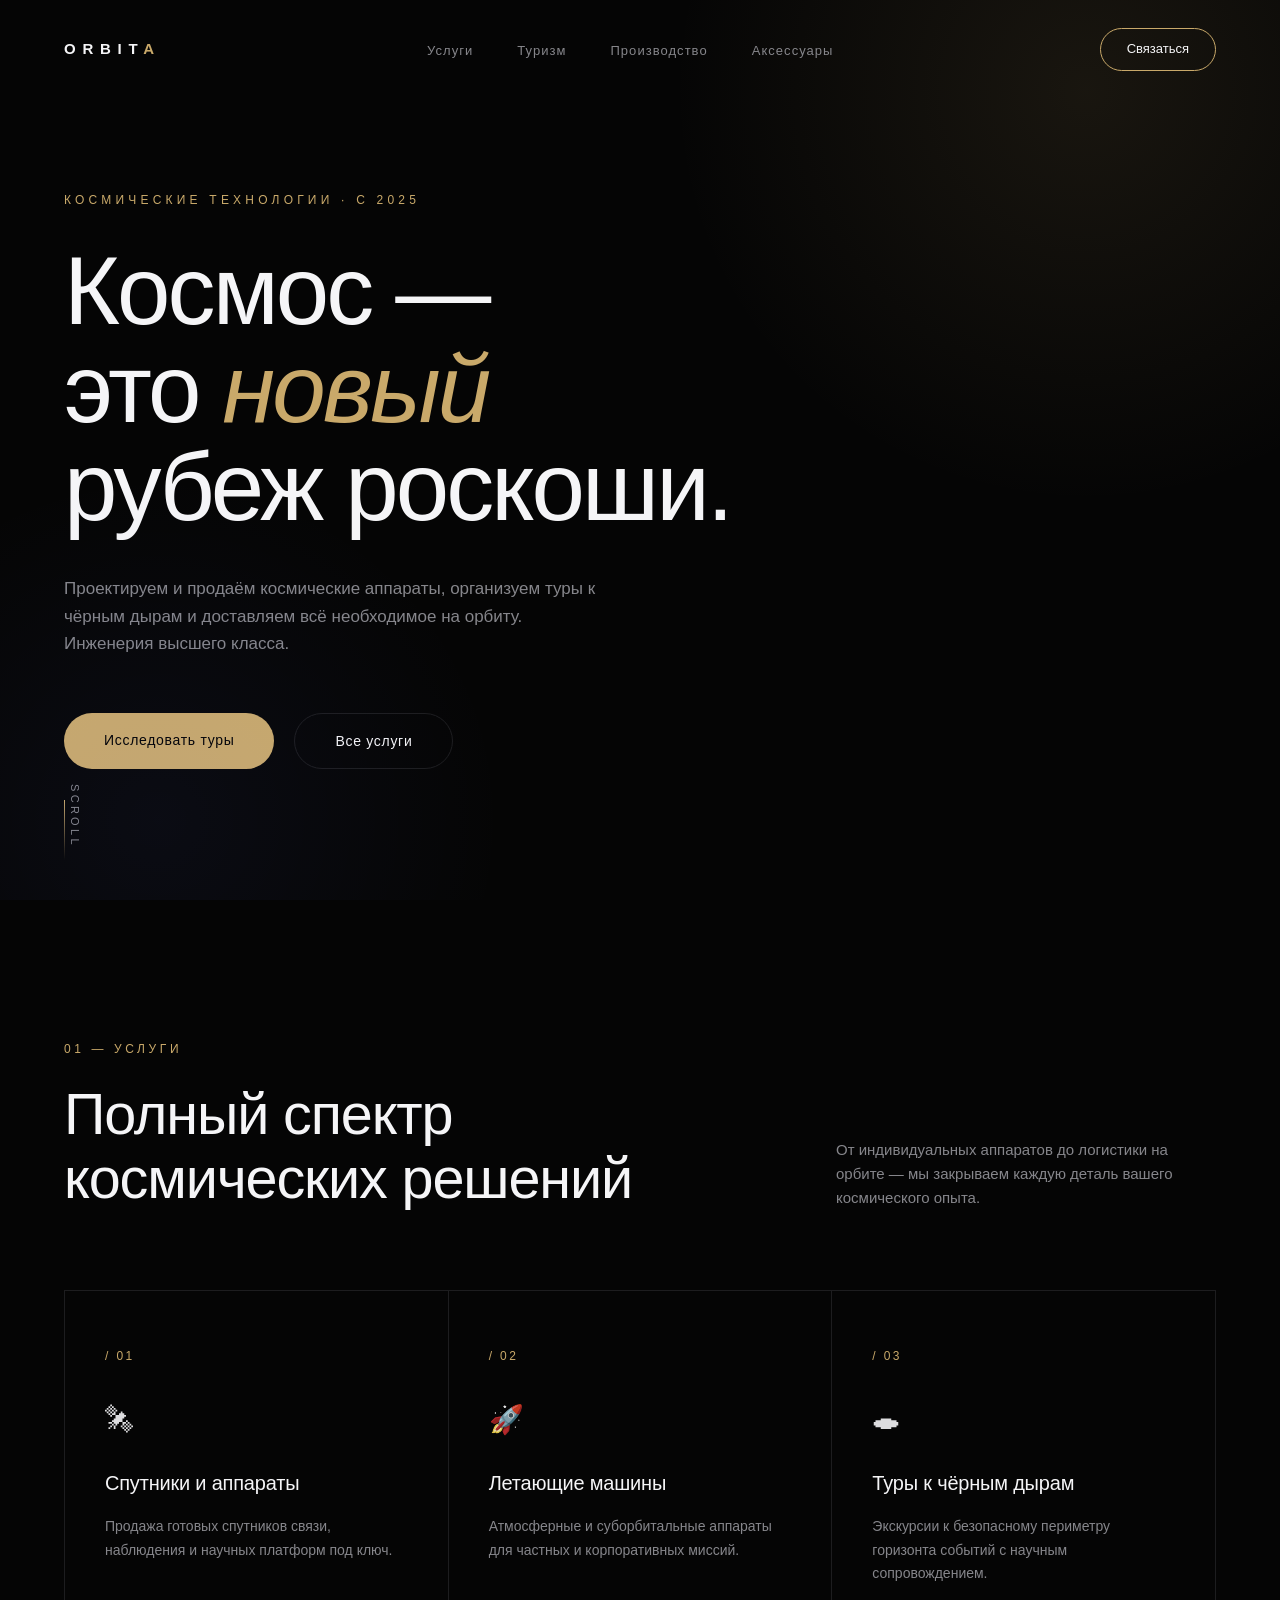
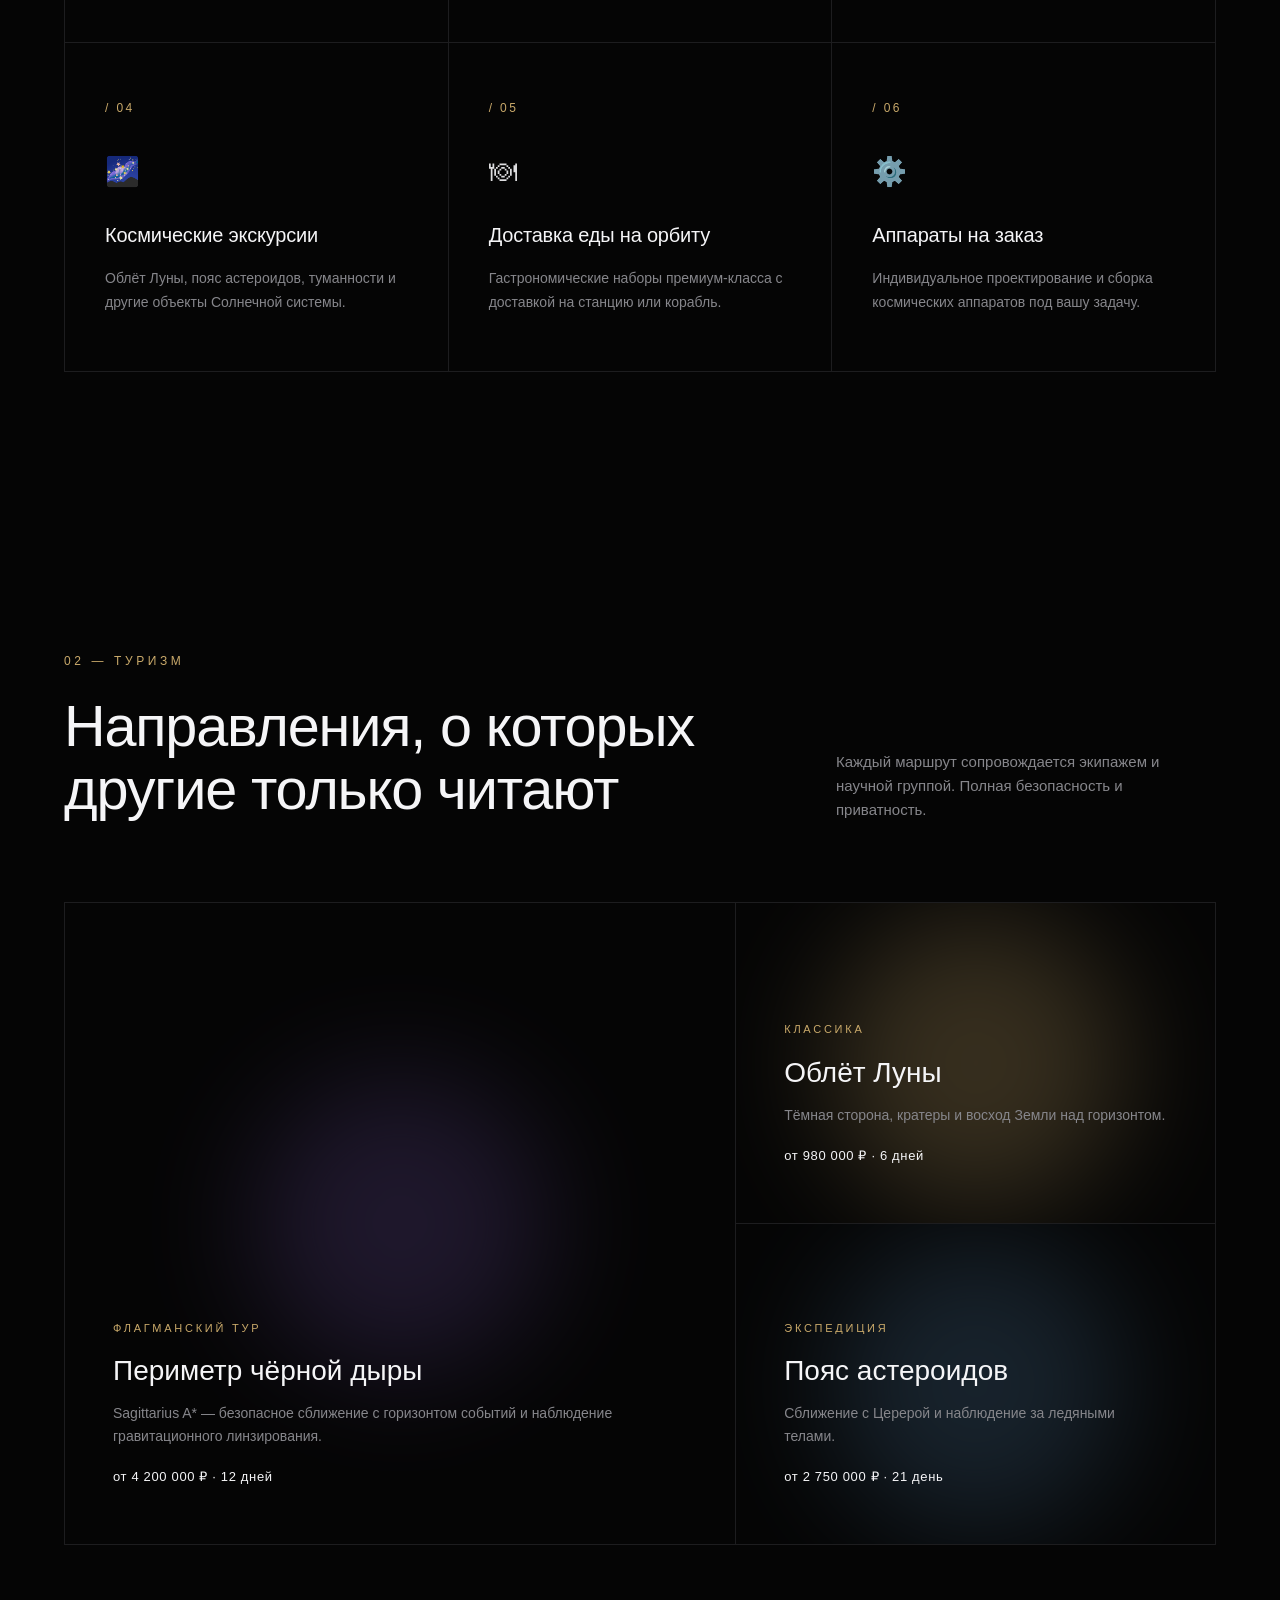
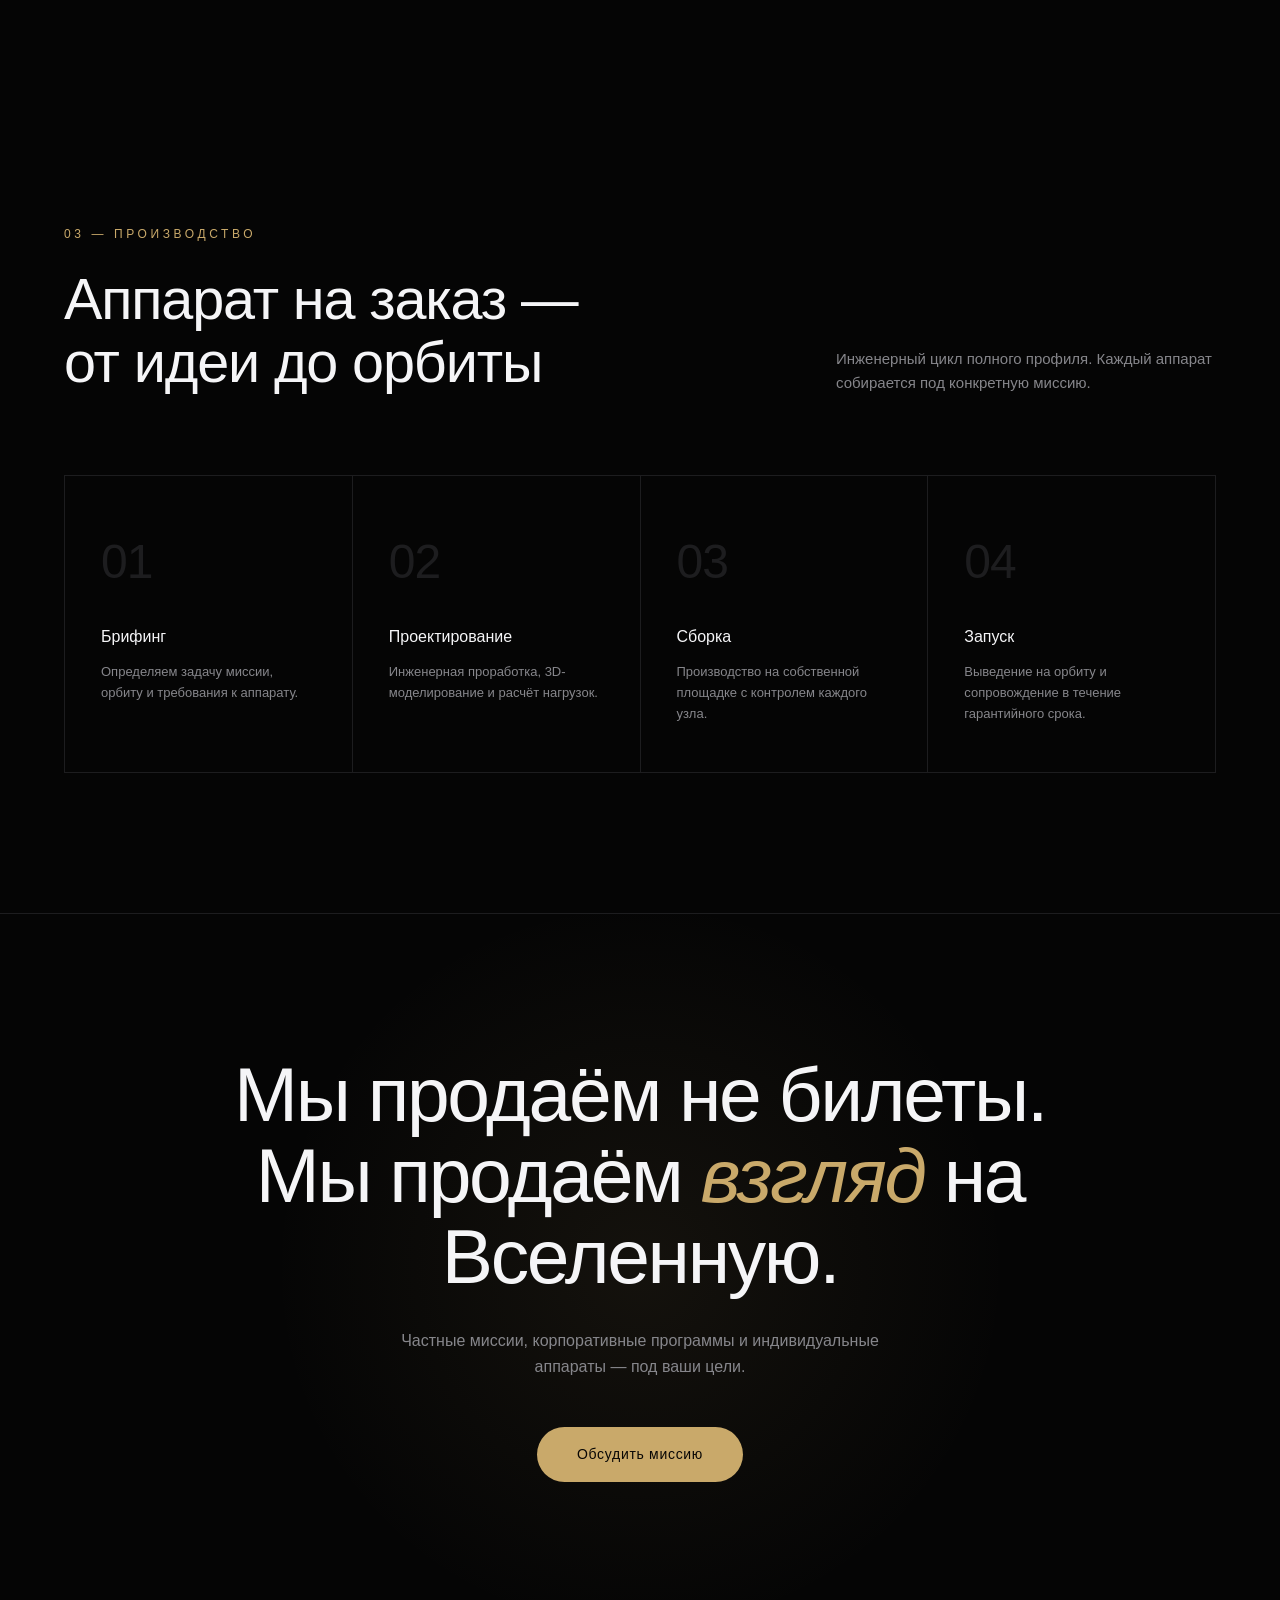
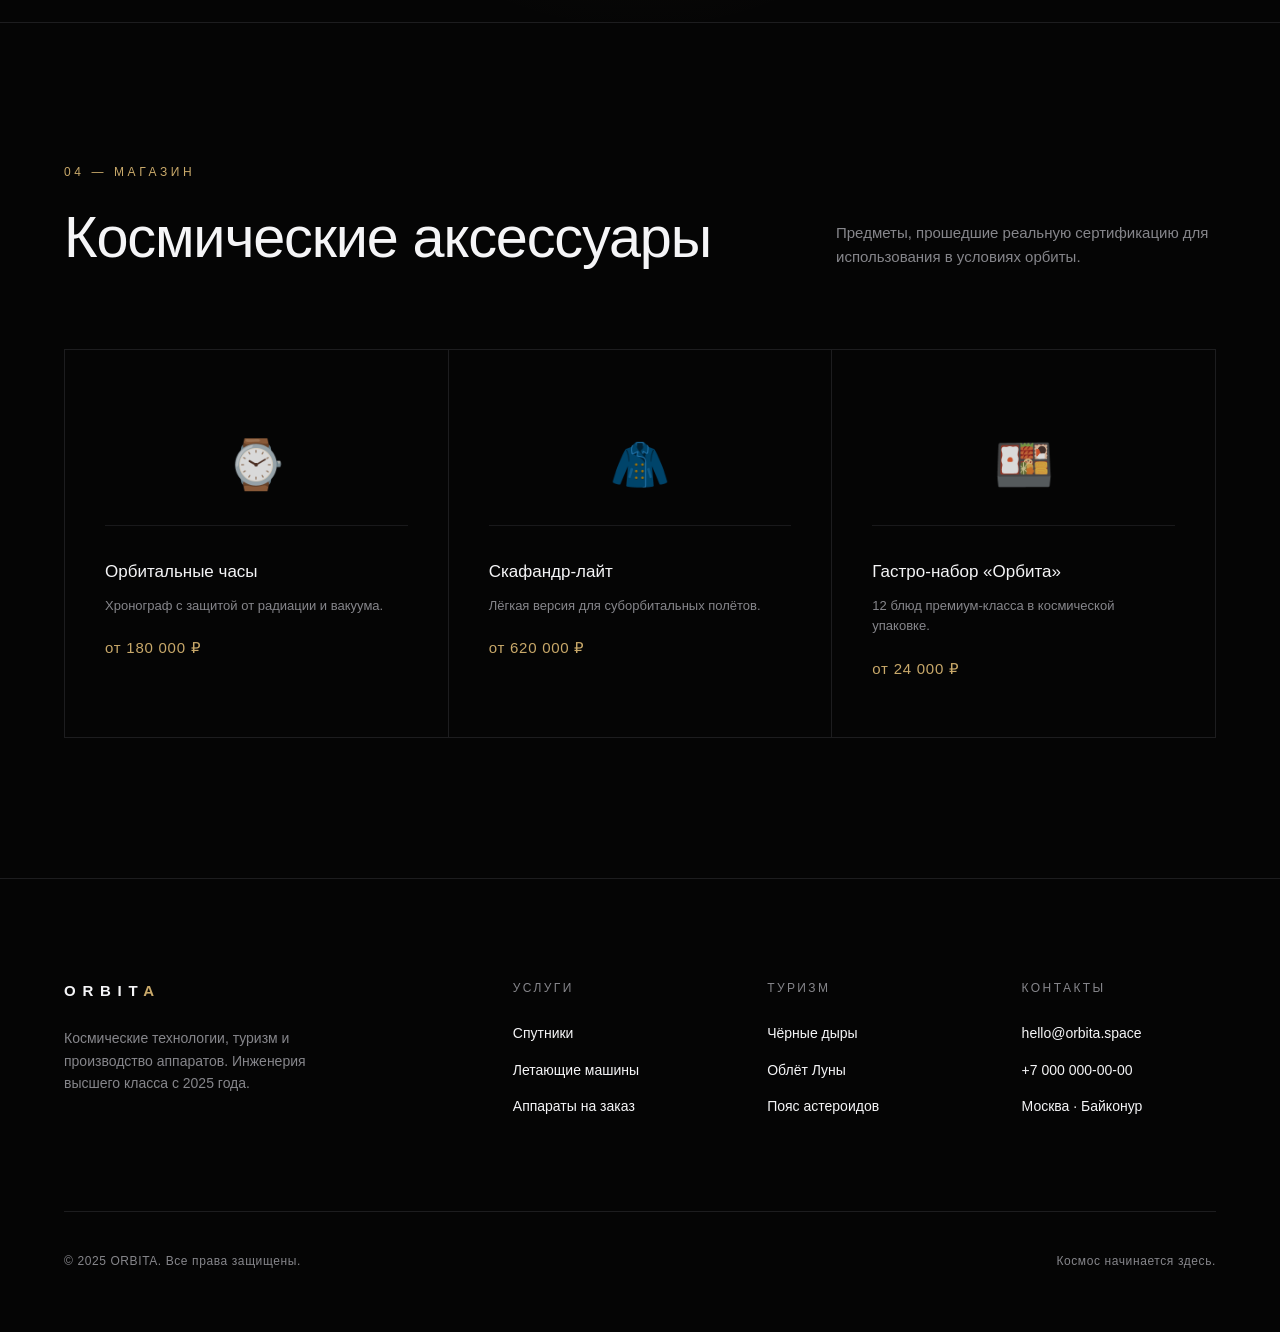
<file: index.html>
<!DOCTYPE html>
<html lang="ru">
<head>
<meta charset="UTF-8">
<meta name="viewport" content="width=device-width, initial-scale=1.0">
<title>ORBITA — Космические технологии и путешествия</title>
<style>
* { margin: 0; padding: 0; box-sizing: border-box; }

:root {
  --bg: #050505;
  --bg-soft: #0c0c0e;
  --text: #f5f5f7;
  --muted: #86868b;
  --line: #1d1d1f;
  --accent: #c9a96a;
}

html { scroll-behavior: smooth; }

body {
  font-family: -apple-system, BlinkMacSystemFont, "SF Pro Display", "Helvetica Neue", Arial, sans-serif;
  background: var(--bg);
  color: var(--text);
  line-height: 1.6;
  -webkit-font-smoothing: antialiased;
  overflow-x: hidden;
}

/* ---------- NAV ---------- */
nav {
  position: fixed;
  top: 0; left: 0; right: 0;
  z-index: 100;
  padding: 28px 64px;
  display: flex;
  justify-content: space-between;
  align-items: center;
  transition: all .5s ease;
}
nav.scrolled {
  background: rgba(5,5,5,.85);
  backdrop-filter: blur(20px);
  padding: 18px 64px;
  border-bottom: 1px solid var(--line);
}
.logo {
  font-size: 15px;
  letter-spacing: .45em;
  font-weight: 600;
}
.logo span { color: var(--accent); }
.nav-links {
  display: flex;
  gap: 44px;
  list-style: none;
}
.nav-links a {
  color: var(--muted);
  text-decoration: none;
  font-size: 13px;
  letter-spacing: .08em;
  transition: color .3s;
}
.nav-links a:hover { color: var(--text); }
.nav-cta {
  font-size: 13px;
  color: var(--text);
  text-decoration: none;
  padding: 10px 26px;
  border: 1px solid var(--accent);
  border-radius: 100px;
  transition: all .4s;
}
.nav-cta:hover { background: var(--accent); color: #000; }

/* ---------- HERO ---------- */
.hero {
  min-height: 100vh;
  display: flex;
  flex-direction: column;
  justify-content: center;
  padding: 160px 64px 100px;
  position: relative;
  overflow: hidden;
}
.hero::before {
  content: '';
  position: absolute;
  top: -40%; right: -20%;
  width: 900px; height: 900px;
  background: radial-gradient(circle, rgba(201,169,106,.10) 0%, transparent 65%);
  pointer-events: none;
}
.hero::after {
  content: '';
  position: absolute;
  bottom: -30%; left: -15%;
  width: 700px; height: 700px;
  background: radial-gradient(circle, rgba(100,120,255,.06) 0%, transparent 70%);
  pointer-events: none;
}
.hero-tag {
  font-size: 12px;
  letter-spacing: .35em;
  color: var(--accent);
  text-transform: uppercase;
  margin-bottom: 32px;
}
.hero h1 {
  font-size: clamp(44px, 7.5vw, 108px);
  line-height: 1.02;
  font-weight: 300;
  letter-spacing: -.03em;
  max-width: 1100px;
}
.hero h1 em {
  font-style: italic;
  color: var(--accent);
  font-weight: 400;
}
.hero-sub {
  margin-top: 40px;
  max-width: 540px;
  font-size: 17px;
  color: var(--muted);
  font-weight: 300;
}
.hero-actions {
  margin-top: 56px;
  display: flex;
  gap: 20px;
  flex-wrap: wrap;
}
.btn {
  display: inline-block;
  padding: 16px 40px;
  border-radius: 100px;
  font-size: 14px;
  letter-spacing: .05em;
  text-decoration: none;
  transition: all .4s ease;
  cursor: pointer;
  border: none;
}
.btn-primary {
  background: var(--accent);
  color: #000;
}
.btn-primary:hover { transform: translateY(-3px); box-shadow: 0 20px 40px rgba(201,169,106,.2); }
.btn-ghost {
  background: transparent;
  color: var(--text);
  border: 1px solid var(--line);
}
.btn-ghost:hover { border-color: var(--text); }

.hero-scroll {
  position: absolute;
  bottom: 40px;
  left: 64px;
  font-size: 11px;
  letter-spacing: .3em;
  color: var(--muted);
  writing-mode: vertical-rl;
  text-transform: uppercase;
}
.hero-scroll::after {
  content: '';
  display: block;
  width: 1px; height: 60px;
  background: linear-gradient(var(--accent), transparent);
  margin: 16px auto 0;
}

/* ---------- SECTIONS ---------- */
section { padding: 140px 64px; position: relative; }

.section-head {
  display: flex;
  justify-content: space-between;
  align-items: flex-end;
  margin-bottom: 80px;
  gap: 40px;
  flex-wrap: wrap;
}
.section-label {
  font-size: 12px;
  letter-spacing: .3em;
  color: var(--accent);
  text-transform: uppercase;
  margin-bottom: 24px;
}
.section-head h2 {
  font-size: clamp(32px, 4.5vw, 60px);
  font-weight: 300;
  letter-spacing: -.02em;
  line-height: 1.1;
  max-width: 700px;
}
.section-head p {
  max-width: 380px;
  color: var(--muted);
  font-size: 15px;
  font-weight: 300;
}

/* ---------- SERVICES GRID ---------- */
.services {
  display: grid;
  grid-template-columns: repeat(3, 1fr);
  gap: 1px;
  background: var(--line);
  border: 1px solid var(--line);
}
.service {
  background: var(--bg);
  padding: 56px 40px;
  transition: background .5s ease;
  position: relative;
  overflow: hidden;
}
.service:hover { background: var(--bg-soft); }
.service-num {
  font-size: 12px;
  color: var(--accent);
  letter-spacing: .2em;
  margin-bottom: 32px;
}
.service-icon {
  font-size: 28px;
  margin-bottom: 24px;
  display: block;
  opacity: .9;
}
.service h3 {
  font-size: 20px;
  font-weight: 400;
  margin-bottom: 16px;
  letter-spacing: -.01em;
}
.service p {
  color: var(--muted);
  font-size: 14px;
  font-weight: 300;
  line-height: 1.7;
}
.service::after {
  content: '→';
  position: absolute;
  top: 56px; right: 40px;
  color: var(--accent);
  opacity: 0;
  transform: translateX(-8px);
  transition: all .4s ease;
}
.service:hover::after { opacity: 1; transform: translateX(0); }

/* ---------- DESTINATIONS ---------- */
.destinations {
  display: grid;
  grid-template-columns: 1.4fr 1fr;
  gap: 1px;
  background: var(--line);
  border: 1px solid var(--line);
}
.dest {
  background: var(--bg);
  padding: 56px 48px;
  position: relative;
  min-height: 320px;
  display: flex;
  flex-direction: column;
  justify-content: flex-end;
  overflow: hidden;
  transition: background .5s;
}
.dest:hover { background: var(--bg-soft); }
.dest.large { grid-row: span 2; min-height: 640px; }
.dest-glow {
  position: absolute;
  top: 50%; left: 50%;
  transform: translate(-50%, -50%);
  width: 300px; height: 300px;
  border-radius: 50%;
  filter: blur(60px);
  opacity: .25;
}
.dest:nth-child(1) .dest-glow { background: #6b4fa0; }
.dest:nth-child(2) .dest-glow { background: #c9a96a; }
.dest:nth-child(3) .dest-glow { background: #4f7aa0; }
.dest-tag {
  font-size: 11px;
  letter-spacing: .25em;
  color: var(--accent);
  text-transform: uppercase;
  margin-bottom: 12px;
  position: relative;
}
.dest h3 {
  font-size: 28px;
  font-weight: 300;
  margin-bottom: 8px;
  position: relative;
}
.dest p {
  color: var(--muted);
  font-size: 14px;
  font-weight: 300;
  position: relative;
}
.dest-price {
  margin-top: 20px;
  font-size: 13px;
  color: var(--text);
  letter-spacing: .05em;
  position: relative;
}

/* ---------- PROCESS ---------- */
.process {
  display: grid;
  grid-template-columns: repeat(4, 1fr);
  gap: 1px;
  background: var(--line);
  border: 1px solid var(--line);
}
.step {
  background: var(--bg);
  padding: 48px 36px;
  transition: background .5s;
}
.step:hover { background: var(--bg-soft); }
.step-num {
  font-size: 48px;
  font-weight: 200;
  color: var(--line);
  margin-bottom: 24px;
  letter-spacing: -.02em;
}
.step h4 {
  font-size: 16px;
  font-weight: 500;
  margin-bottom: 12px;
}
.step p {
  font-size: 13px;
  color: var(--muted);
  font-weight: 300;
}

/* ---------- BANNER ---------- */
.banner {
  padding: 140px 64px;
  text-align: center;
  position: relative;
  overflow: hidden;
  border-top: 1px solid var(--line);
  border-bottom: 1px solid var(--line);
}
.banner::before {
  content: '';
  position: absolute;
  top: 50%; left: 50%;
  transform: translate(-50%, -50%);
  width: 800px; height: 800px;
  background: radial-gradient(circle, rgba(201,169,106,.08) 0%, transparent 65%);
  pointer-events: none;
}
.banner h2 {
  font-size: clamp(36px, 6vw, 84px);
  font-weight: 200;
  letter-spacing: -.03em;
  line-height: 1.05;
  max-width: 900px;
  margin: 0 auto;
  position: relative;
}
.banner h2 em { font-style: italic; color: var(--accent); font-weight: 300; }
.banner p {
  margin: 32px auto 48px;
  max-width: 500px;
  color: var(--muted);
  font-weight: 300;
  position: relative;
}

/* ---------- ACCESSORIES ---------- */
.acc-grid {
  display: grid;
  grid-template-columns: repeat(3, 1fr);
  gap: 1px;
  background: var(--line);
  border: 1px solid var(--line);
}
.acc {
  background: var(--bg);
  padding: 56px 40px;
  transition: background .5s;
}
.acc:hover { background: var(--bg-soft); }
.acc-img {
  width: 100%;
  height: 120px;
  display: flex;
  align-items: center;
  justify-content: center;
  font-size: 48px;
  margin-bottom: 32px;
  border-bottom: 1px solid var(--line);
  opacity: .85;
}
.acc h3 { font-size: 17px; font-weight: 400; margin-bottom: 10px; }
.acc p { font-size: 13px; color: var(--muted); font-weight: 300; margin-bottom: 20px; }
.acc .price { font-size: 15px; letter-spacing: .05em; color: var(--accent); }

/* ---------- FOOTER ---------- */
footer {
  padding: 100px 64px 60px;
  border-top: 1px solid var(--line);
}
.footer-top {
  display: grid;
  grid-template-columns: 2fr 1fr 1fr 1fr;
  gap: 60px;
  margin-bottom: 80px;
}
.footer-brand .logo { margin-bottom: 24px; display: block; }
.footer-brand p {
  color: var(--muted);
  font-size: 14px;
  max-width: 280px;
  font-weight: 300;
}
.footer-col h5 {
  font-size: 12px;
  letter-spacing: .2em;
  text-transform: uppercase;
  color: var(--muted);
  margin-bottom: 24px;
  font-weight: 500;
}
.footer-col a {
  display: block;
  color: var(--text);
  text-decoration: none;
  font-size: 14px;
  margin-bottom: 14px;
  font-weight: 300;
  transition: color .3s;
}
.footer-col a:hover { color: var(--accent); }
.footer-bottom {
  display: flex;
  justify-content: space-between;
  align-items: center;
  padding-top: 40px;
  border-top: 1px solid var(--line);
  color: var(--muted);
  font-size: 12px;
  letter-spacing: .05em;
  flex-wrap: wrap;
  gap: 20px;
}

/* ---------- REVEAL ---------- */
.reveal {
  opacity: 0;
  transform: translateY(30px);
  transition: opacity 1s ease, transform 1s ease;
}
.reveal.visible { opacity: 1; transform: translateY(0); }

/* ---------- RESPONSIVE ---------- */
@media (max-width: 1024px) {
  nav { padding: 20px 32px; }
  nav.scrolled { padding: 14px 32px; }
  .nav-links { display: none; }
  section, .hero, .banner, footer { padding-left: 32px; padding-right: 32px; }
  .services, .acc-grid { grid-template-columns: repeat(2, 1fr); }
  .process { grid-template-columns: repeat(2, 1fr); }
  .footer-top { grid-template-columns: 1fr 1fr; gap: 40px; }
  .hero-scroll { display: none; }
}
@media (max-width: 680px) {
  .services, .acc-grid, .process, .destinations, .footer-top { grid-template-columns: 1fr; }
  .dest.large { grid-row: auto; min-height: 320px; }
  .hero { padding-top: 140px; }
  .section-head { margin-bottom: 48px; }
  section { padding-top: 90px; padding-bottom: 90px; }
}
</style>
</head>
<body>

<!-- NAV -->
<nav id="nav">
  <div class="logo">ORBIT<span>A</span></div>
  <ul class="nav-links">
    <li><a href="#services">Услуги</a></li>
    <li><a href="#tourism">Туризм</a></li>
    <li><a href="#build">Производство</a></li>
    <li><a href="#store">Аксессуары</a></li>
  </ul>
  <a href="#contact" class="nav-cta">Связаться</a>
</nav>

<!-- HERO -->
<header class="hero">
  <div class="hero-tag">Космические технологии · с 2025</div>
  <h1>Космос —<br>это <em>новый</em><br>рубеж роскоши.</h1>
  <p class="hero-sub">
    Проектируем и продаём космические аппараты, организуем туры к чёрным дырам
    и доставляем всё необходимое на орбиту. Инженерия высшего класса.
  </p>
  <div class="hero-actions">
    <a href="#tourism" class="btn btn-primary">Исследовать туры</a>
    <a href="#services" class="btn btn-ghost">Все услуги</a>
  </div>
  <div class="hero-scroll">Scroll</div>
</header>

<!-- SERVICES -->
<section id="services">
  <div class="section-head reveal">
    <div>
      <div class="section-label">01 — Услуги</div>
      <h2>Полный спектр космических решений</h2>
    </div>
    <p>От индивидуальных аппаратов до логистики на орбите — мы закрываем каждую деталь вашего космического опыта.</p>
  </div>

  <div class="services reveal">
    <div class="service">
      <div class="service-num">/ 01</div>
      <span class="service-icon">🛰</span>
      <h3>Спутники и аппараты</h3>
      <p>Продажа готовых спутников связи, наблюдения и научных платформ под ключ.</p>
    </div>
    <div class="service">
      <div class="service-num">/ 02</div>
      <span class="service-icon">🚀</span>
      <h3>Летающие машины</h3>
      <p>Атмосферные и суборбитальные аппараты для частных и корпоративных миссий.</p>
    </div>
    <div class="service">
      <div class="service-num">/ 03</div>
      <span class="service-icon">🕳</span>
      <h3>Туры к чёрным дырам</h3>
      <p>Экскурсии к безопасному периметру горизонта событий с научным сопровождением.</p>
    </div>
    <div class="service">
      <div class="service-num">/ 04</div>
      <span class="service-icon">🌌</span>
      <h3>Космические экскурсии</h3>
      <p>Облёт Луны, пояс астероидов, туманности и другие объекты Солнечной системы.</p>
    </div>
    <div class="service">
      <div class="service-num">/ 05</div>
      <span class="service-icon">🍽</span>
      <h3>Доставка еды на орбиту</h3>
      <p>Гастрономические наборы премиум-класса с доставкой на станцию или корабль.</p>
    </div>
    <div class="service">
      <div class="service-num">/ 06</div>
      <span class="service-icon">⚙️</span>
      <h3>Аппараты на заказ</h3>
      <p>Индивидуальное проектирование и сборка космических аппаратов под вашу задачу.</p>
    </div>
  </div>
</section>

<!-- TOURISM -->
<section id="tourism">
  <div class="section-head reveal">
    <div>
      <div class="section-label">02 — Туризм</div>
      <h2>Направления, о которых<br>другие только читают</h2>
    </div>
    <p>Каждый маршрут сопровождается экипажем и научной группой. Полная безопасность и приватность.</p>
  </div>

  <div class="destinations reveal">
    <div class="dest large">
      <div class="dest-glow"></div>
      <div class="dest-tag">Флагманский тур</div>
      <h3>Периметр чёрной дыры</h3>
      <p>Sagittarius A* — безопасное сближение с горизонтом событий и наблюдение гравитационного линзирования.</p>
      <div class="dest-price">от 4 200 000 ₽ · 12 дней</div>
    </div>
    <div class="dest">
      <div class="dest-glow"></div>
      <div class="dest-tag">Классика</div>
      <h3>Облёт Луны</h3>
      <p>Тёмная сторона, кратеры и восход Земли над горизонтом.</p>
      <div class="dest-price">от 980 000 ₽ · 6 дней</div>
    </div>
    <div class="dest">
      <div class="dest-glow"></div>
      <div class="dest-tag">Экспедиция</div>
      <h3>Пояс астероидов</h3>
      <p>Сближение с Церерой и наблюдение за ледяными телами.</p>
      <div class="dest-price">от 2 750 000 ₽ · 21 день</div>
    </div>
  </div>
</section>

<!-- PROCESS -->
<section id="build">
  <div class="section-head reveal">
    <div>
      <div class="section-label">03 — Производство</div>
      <h2>Аппарат на заказ —<br>от идеи до орбиты</h2>
    </div>
    <p>Инженерный цикл полного профиля. Каждый аппарат собирается под конкретную миссию.</p>
  </div>

  <div class="process reveal">
    <div class="step">
      <div class="step-num">01</div>
      <h4>Брифинг</h4>
      <p>Определяем задачу миссии, орбиту и требования к аппарату.</p>
    </div>
    <div class="step">
      <div class="step-num">02</div>
      <h4>Проектирование</h4>
      <p>Инженерная проработка, 3D-моделирование и расчёт нагрузок.</p>
    </div>
    <div class="step">
      <div class="step-num">03</div>
      <h4>Сборка</h4>
      <p>Производство на собственной площадке с контролем каждого узла.</p>
    </div>
    <div class="step">
      <div class="step-num">04</div>
      <h4>Запуск</h4>
      <p>Выведение на орбиту и сопровождение в течение гарантийного срока.</p>
    </div>
  </div>
</section>

<!-- BANNER -->
<div class="banner">
  <h2>Мы продаём не билеты.<br>Мы продаём <em>взгляд</em> на Вселенную.</h2>
  <p>Частные миссии, корпоративные программы и индивидуальные аппараты — под ваши цели.</p>
  <a href="#contact" class="btn btn-primary">Обсудить миссию</a>
</div>

<!-- ACCESSORIES -->
<section id="store">
  <div class="section-head reveal">
    <div>
      <div class="section-label">04 — Магазин</div>
      <h2>Космические аксессуары</h2>
    </div>
    <p>Предметы, прошедшие реальную сертификацию для использования в условиях орбиты.</p>
  </div>

  <div class="acc-grid reveal">
    <div class="acc">
      <div class="acc-img">⌚</div>
      <h3>Орбитальные часы</h3>
      <p>Хронограф с защитой от радиации и вакуума.</p>
      <div class="price">от 180 000 ₽</div>
    </div>
    <div class="acc">
      <div class="acc-img">🧥</div>
      <h3>Скафандр-лайт</h3>
      <p>Лёгкая версия для суборбитальных полётов.</p>
      <div class="price">от 620 000 ₽</div>
    </div>
    <div class="acc">
      <div class="acc-img">🍱</div>
      <h3>Гастро-набор «Орбита»</h3>
      <p>12 блюд премиум-класса в космической упаковке.</p>
      <div class="price">от 24 000 ₽</div>
    </div>
  </div>
</section>

<!-- FOOTER -->
<footer id="contact">
  <div class="footer-top">
    <div class="footer-brand">
      <div class="logo">ORBIT<span>A</span></div>
      <p>Космические технологии, туризм и производство аппаратов. Инженерия высшего класса с 2025 года.</p>
    </div>
    <div class="footer-col">
      <h5>Услуги</h5>
      <a href="#services">Спутники</a>
      <a href="#services">Летающие машины</a>
      <a href="#build">Аппараты на заказ</a>
    </div>
    <div class="footer-col">
      <h5>Туризм</h5>
      <a href="#tourism">Чёрные дыры</a>
      <a href="#tourism">Облёт Луны</a>
      <a href="#tourism">Пояс астероидов</a>
    </div>
    <div class="footer-col">
      <h5>Контакты</h5>
      <a href="mailto:hello@orbita.space">hello@orbita.space</a>
      <a href="tel:+70000000000">+7 000 000-00-00</a>
      <a href="#">Москва · Байконур</a>
    </div>
  </div>
  <div class="footer-bottom">
    <span>© 2025 ORBITA. Все права защищены.</span>
    <span>Космос начинается здесь.</span>
  </div>
</footer>

<script>
// Nav scroll
const nav = document.getElementById('nav');
window.addEventListener('scroll', () => {
  nav.classList.toggle('scrolled', window.scrollY > 50);
});

// Reveal on scroll
const io = new IntersectionObserver((entries) => {
  entries.forEach(e => {
    if (e.isIntersecting) {
      e.target.classList.add('visible');
      io.unobserve(e.target);
    }
  });
}, { threshold: 0.15 });

document.querySelectorAll('.reveal').forEach(el => io.observe(el));

// Smooth anchor with offset
document.querySelectorAll('a[href^="#"]').forEach(a => {
  a.addEventListener('click', e => {
    const id = a.getAttribute('href');
    if (id === '#') return;
    const el = document.querySelector(id);
    if (el) {
      e.preventDefault();
      const y = el.getBoundingClientRect().top + window.scrollY - 80;
      window.scrollTo({ top: y, behavior: 'smooth' });
    }
  });
});
</script>
</body>
</html>
</file>
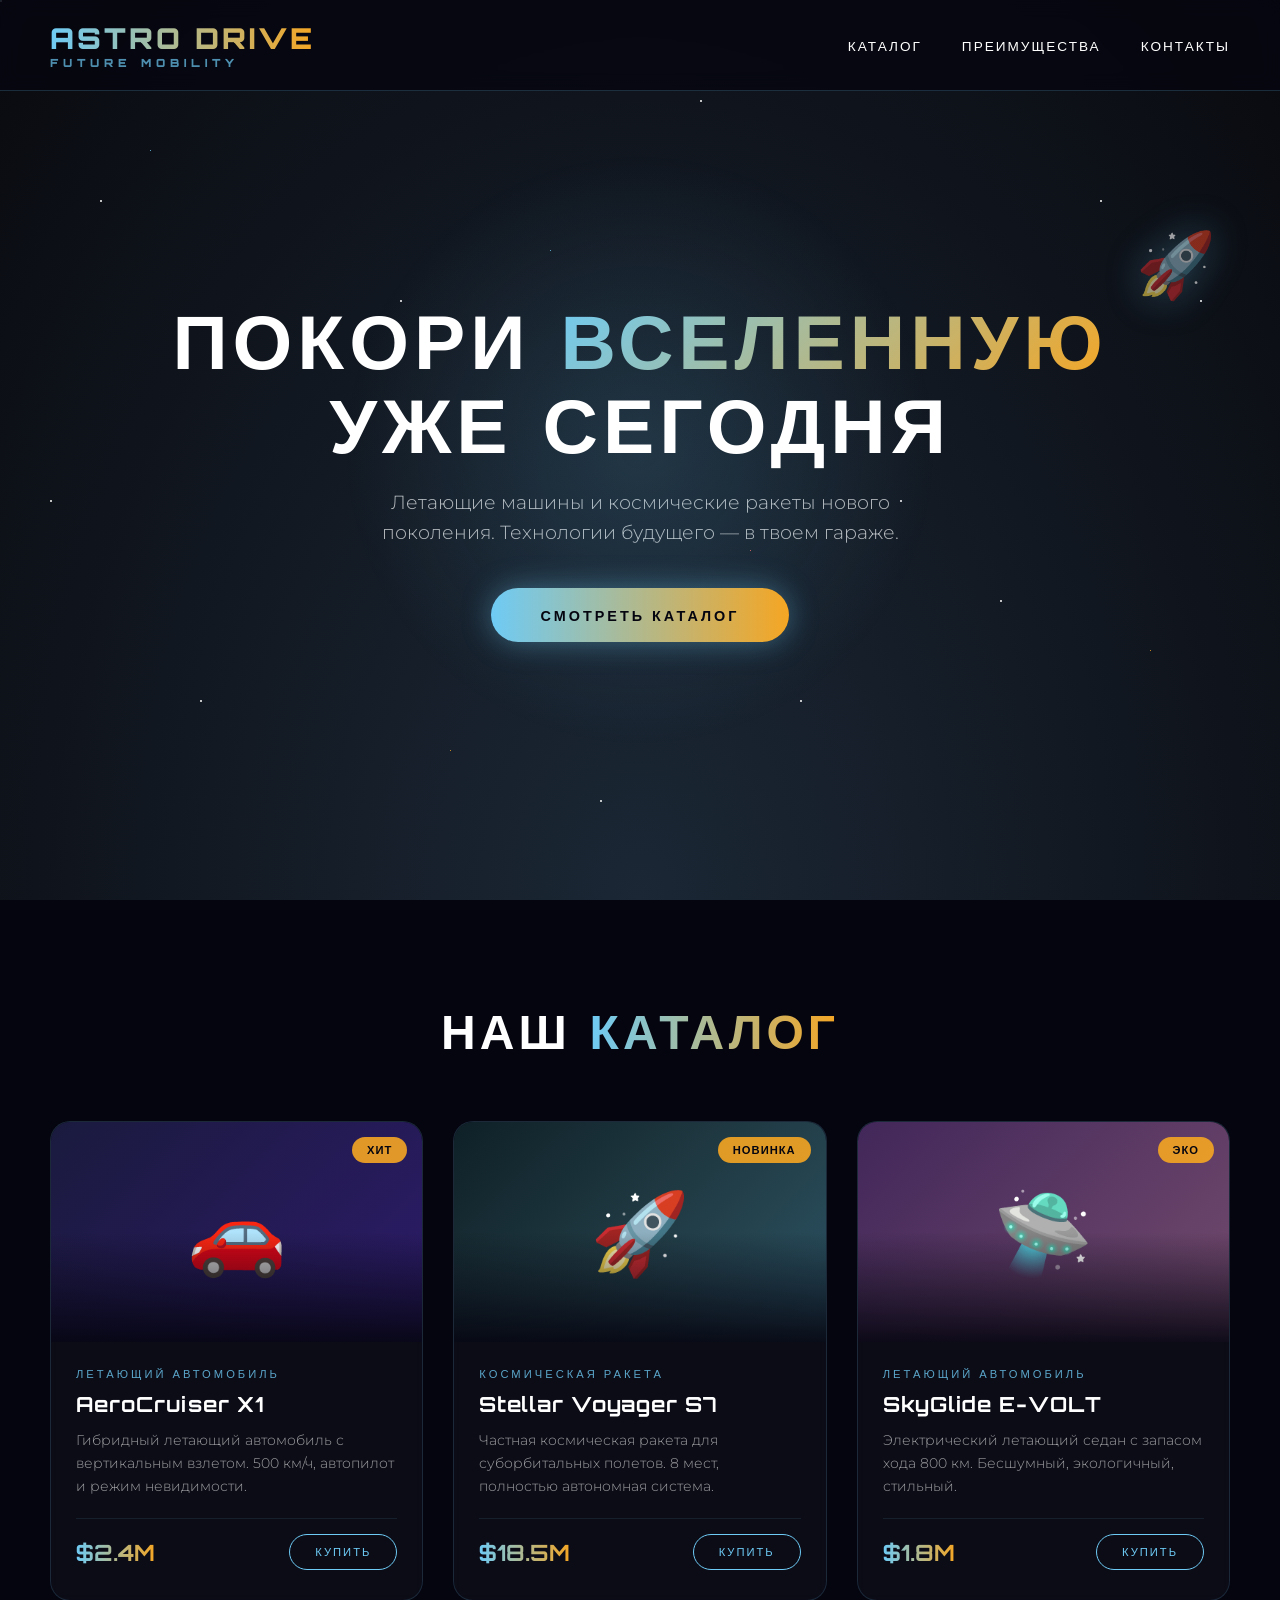
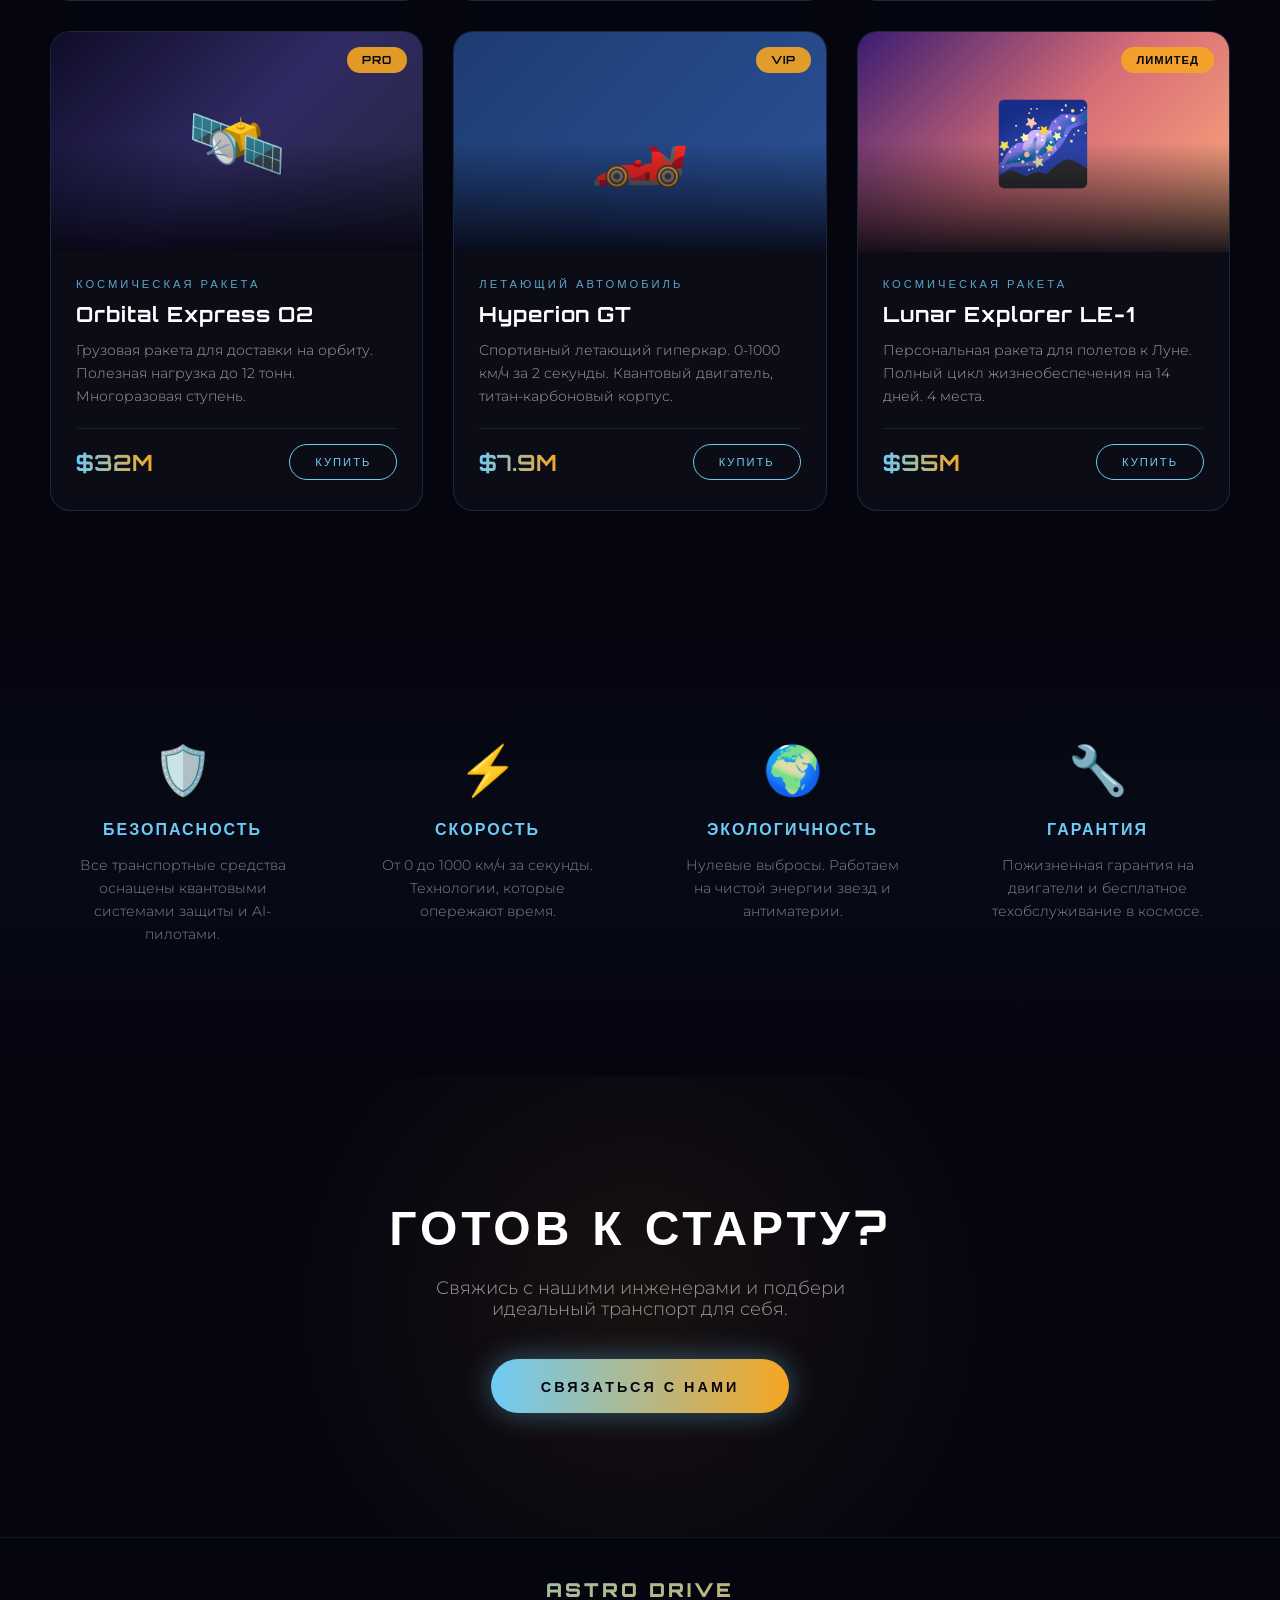
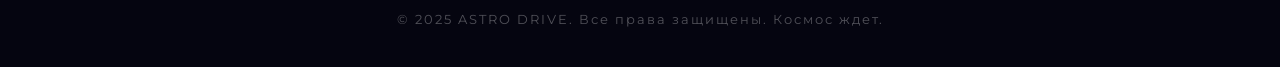
<file: iNFA/index.html>
<!DOCTYPE html>
<html lang="ru">
<head>
    <meta charset="UTF-8">
    <meta name="viewport" content="width=device-width, initial-scale=1.0">
    <title>ASTRO DRIVE | Летающие машины и Космические ракеты</title>
    <style>
        @import url('https://fonts.googleapis.com/css2?family=Orbitron:wght@400;700;900&family=Montserrat:wght@300;400;600&display=swap');

        * {
            margin: 0;
            padding: 0;
            box-sizing: border-box;
        }

        body {
            font-family: 'Montserrat', sans-serif;
            background: #050510;
            color: #fff;
            overflow-x: hidden;
        }

        /* Звездный фон */
        .stars {
            position: fixed;
            top: 0;
            left: 0;
            width: 100%;
            height: 100%;
            z-index: -1;
            background: radial-gradient(ellipse at bottom, #1B2735 0%, #090A0F 100%);
            overflow: hidden;
        }

        .stars::before {
            content: '';
            position: absolute;
            top: 0;
            left: 0;
            width: 2px;
            height: 2px;
            background: white;
            border-radius: 50%;
            box-shadow: 
                100px 200px white,
                300px 50px white,
                500px 400px white,
                700px 100px white,
                900px 500px white,
                1200px 300px white,
                1400px 600px white,
                1600px 200px white,
                1800px 400px white,
                200px 700px white,
                600px 800px white,
                1000px 600px white,
                1300px 900px white,
                1700px 100px white,
                400px 300px white,
                800px 700px white,
                1100px 200px white,
                1500px 800px white,
                50px 500px white,
                250px 900px white;
            animation: twinkle 4s infinite alternate;
        }

        .stars::after {
            content: '';
            position: absolute;
            top: 0;
            left: 0;
            width: 1px;
            height: 1px;
            background: #6ecbf5;
            border-radius: 50%;
            box-shadow: 
                150px 150px #6ecbf5,
                350px 450px #f5a623,
                550px 250px #6ecbf5,
                750px 550px #ff6b6b,
                950px 350px #6ecbf5,
                1150px 650px #f5a623,
                1350px 450px #6ecbf5,
                1550px 250px #ff6b6b,
                1750px 550px #6ecbf5,
                450px 750px #f5a623;
            animation: twinkle 3s infinite alternate-reverse;
        }

        @keyframes twinkle {
            0% { opacity: 0.3; }
            100% { opacity: 1; }
        }

        /* Навигация */
        nav {
            position: fixed;
            top: 0;
            width: 100%;
            padding: 20px 50px;
            display: flex;
            justify-content: space-between;
            align-items: center;
            z-index: 100;
            background: rgba(5, 5, 16, 0.8);
            backdrop-filter: blur(10px);
            border-bottom: 1px solid rgba(110, 203, 245, 0.2);
        }

        .logo {
            font-family: 'Orbitron', sans-serif;
            font-size: 1.8rem;
            font-weight: 900;
            letter-spacing: 3px;
            background: linear-gradient(90deg, #6ecbf5, #f5a623);
            -webkit-background-clip: text;
            -webkit-text-fill-color: transparent;
            text-transform: uppercase;
        }

        .logo span {
            font-size: 0.7rem;
            display: block;
            letter-spacing: 5px;
            color: #6ecbf5;
            -webkit-text-fill-color: #6ecbf5;
            opacity: 0.7;
        }

        .nav-links {
            display: flex;
            gap: 40px;
            list-style: none;
        }

        .nav-links a {
            color: #fff;
            text-decoration: none;
            font-family: 'Orbitron', sans-serif;
            font-size: 0.85rem;
            letter-spacing: 2px;
            text-transform: uppercase;
            transition: all 0.3s;
            position: relative;
        }

        .nav-links a::after {
            content: '';
            position: absolute;
            bottom: -5px;
            left: 0;
            width: 0;
            height: 2px;
            background: linear-gradient(90deg, #6ecbf5, #f5a623);
            transition: width 0.3s;
        }

        .nav-links a:hover::after {
            width: 100%;
        }

        .nav-links a:hover {
            color: #6ecbf5;
        }

        /* Hero секция */
        .hero {
            min-height: 100vh;
            display: flex;
            flex-direction: column;
            justify-content: center;
            align-items: center;
            text-align: center;
            padding: 120px 20px 80px;
            position: relative;
        }

        .hero::before {
            content: '';
            position: absolute;
            top: 50%;
            left: 50%;
            transform: translate(-50%, -50%);
            width: 600px;
            height: 600px;
            background: radial-gradient(circle, rgba(110, 203, 245, 0.15) 0%, transparent 70%);
            border-radius: 50%;
            animation: pulse 4s infinite;
        }

        @keyframes pulse {
            0%, 100% { transform: translate(-50%, -50%) scale(1); opacity: 0.5; }
            50% { transform: translate(-50%, -50%) scale(1.2); opacity: 0.8; }
        }

        .hero h1 {
            font-family: 'Orbitron', sans-serif;
            font-size: clamp(2.5rem, 6vw, 5rem);
            font-weight: 900;
            text-transform: uppercase;
            letter-spacing: 5px;
            line-height: 1.1;
            margin-bottom: 20px;
            position: relative;
            z-index: 1;
        }

        .hero h1 .gradient {
            background: linear-gradient(135deg, #6ecbf5, #f5a623, #ff6b6b);
            -webkit-background-clip: text;
            -webkit-text-fill-color: transparent;
            background-size: 200% 200%;
            animation: gradientShift 4s ease infinite;
        }

        @keyframes gradientShift {
            0%, 100% { background-position: 0% 50%; }
            50% { background-position: 100% 50%; }
        }

        .hero p {
            font-size: 1.2rem;
            color: rgba(255, 255, 255, 0.7);
            max-width: 600px;
            margin-bottom: 40px;
            line-height: 1.6;
            font-weight: 300;
        }

        .btn {
            display: inline-block;
            padding: 18px 50px;
            font-family: 'Orbitron', sans-serif;
            font-size: 0.9rem;
            letter-spacing: 3px;
            text-transform: uppercase;
            text-decoration: none;
            color: #050510;
            background: linear-gradient(90deg, #6ecbf5, #f5a623);
            border-radius: 50px;
            font-weight: 700;
            transition: all 0.3s;
            box-shadow: 0 0 30px rgba(110, 203, 245, 0.4);
            position: relative;
            z-index: 1;
            overflow: hidden;
        }

        .btn::before {
            content: '';
            position: absolute;
            top: 0;
            left: -100%;
            width: 100%;
            height: 100%;
            background: linear-gradient(90deg, transparent, rgba(255,255,255,0.3), transparent);
            transition: left 0.5s;
        }

        .btn:hover::before {
            left: 100%;
        }

        .btn:hover {
            transform: translateY(-3px);
            box-shadow: 0 0 50px rgba(110, 203, 245, 0.7);
        }

        /* Плавающая ракета */
        .floating-rocket {
            position: absolute;
            right: 5%;
            top: 25%;
            font-size: 4rem;
            animation: floatRocket 6s ease-in-out infinite;
            z-index: 0;
            opacity: 0.6;
            filter: drop-shadow(0 0 20px rgba(110, 203, 245, 0.5));
        }

        @keyframes floatRocket {
            0%, 100% { transform: translateY(0) rotate(-5deg); }
            50% { transform: translateY(-30px) rotate(5deg); }
        }

        /* Секция каталога */
        .catalog {
            padding: 100px 50px;
            max-width: 1400px;
            margin: 0 auto;
        }

        .section-title {
            font-family: 'Orbitron', sans-serif;
            font-size: clamp(1.8rem, 4vw, 3rem);
            text-align: center;
            margin-bottom: 60px;
            text-transform: uppercase;
            letter-spacing: 4px;
        }

        .section-title span {
            background: linear-gradient(90deg, #6ecbf5, #f5a623);
            -webkit-background-clip: text;
            -webkit-text-fill-color: transparent;
        }

        .grid {
            display: grid;
            grid-template-columns: repeat(auto-fit, minmax(320px, 1fr));
            gap: 30px;
        }

        .card {
            background: rgba(255, 255, 255, 0.03);
            border: 1px solid rgba(110, 203, 245, 0.15);
            border-radius: 20px;
            overflow: hidden;
            transition: all 0.4s cubic-bezier(0.175, 0.885, 0.32, 1.275);
            position: relative;
            backdrop-filter: blur(5px);
        }

        .card:hover {
            transform: translateY(-10px) scale(1.02);
            border-color: rgba(110, 203, 245, 0.5);
            box-shadow: 0 20px 60px rgba(110, 203, 245, 0.2);
        }

        .card-image {
            height: 220px;
            display: flex;
            align-items: center;
            justify-content: center;
            font-size: 5rem;
            position: relative;
            overflow: hidden;
        }

        .card-image::before {
            content: '';
            position: absolute;
            inset: 0;
            background: linear-gradient(180deg, transparent 50%, rgba(5, 5, 16, 0.9) 100%);
            z-index: 1;
        }

        .card:nth-child(1) .card-image { background: linear-gradient(135deg, #1a1a3e, #2d1b69); }
        .card:nth-child(2) .card-image { background: linear-gradient(135deg, #0f2027, #203a43, #2c5364); }
        .card:nth-child(3) .card-image { background: linear-gradient(135deg, #42275a, #734b6d); }
        .card:nth-child(4) .card-image { background: linear-gradient(135deg, #0f0c29, #302b63, #24243e); }
        .card:nth-child(5) .card-image { background: linear-gradient(135deg, #1e3c72, #2a5298); }
        .card:nth-child(6) .card-image { background: linear-gradient(135deg, #3a1c71, #d76d77, #ffaf7b); }

        .card-image .emoji {
            position: relative;
            z-index: 0;
            animation: floatEmoji 3s ease-in-out infinite;
        }

        @keyframes floatEmoji {
            0%, 100% { transform: translateY(0); }
            50% { transform: translateY(-10px); }
        }

        .card-badge {
            position: absolute;
            top: 15px;
            right: 15px;
            padding: 6px 15px;
            background: rgba(245, 166, 35, 0.9);
            color: #050510;
            font-family: 'Orbitron', sans-serif;
            font-size: 0.7rem;
            font-weight: 700;
            letter-spacing: 1px;
            border-radius: 20px;
            z-index: 2;
            text-transform: uppercase;
        }

        .card-content {
            padding: 25px 25px 30px;
            position: relative;
            z-index: 2;
        }

        .card-category {
            font-family: 'Orbitron', sans-serif;
            font-size: 0.7rem;
            letter-spacing: 3px;
            text-transform: uppercase;
            color: #6ecbf5;
            margin-bottom: 10px;
            opacity: 0.8;
        }

        .card-content h3 {
            font-family: 'Orbitron', sans-serif;
            font-size: 1.3rem;
            margin-bottom: 12px;
            letter-spacing: 1px;
        }

        .card-content p {
            font-size: 0.9rem;
            color: rgba(255, 255, 255, 0.6);
            line-height: 1.6;
            margin-bottom: 20px;
            font-weight: 300;
        }

        .card-footer {
            display: flex;
            justify-content: space-between;
            align-items: center;
            padding-top: 15px;
            border-top: 1px solid rgba(110, 203, 245, 0.1);
        }

        .price {
            font-family: 'Orbitron', sans-serif;
            font-size: 1.4rem;
            font-weight: 700;
            background: linear-gradient(90deg, #6ecbf5, #f5a623);
            -webkit-background-clip: text;
            -webkit-text-fill-color: transparent;
        }

        .card-btn {
            padding: 10px 25px;
            font-family: 'Orbitron', sans-serif;
            font-size: 0.7rem;
            letter-spacing: 2px;
            text-transform: uppercase;
            color: #6ecbf5;
            background: transparent;
            border: 1px solid #6ecbf5;
            border-radius: 30px;
            cursor: pointer;
            transition: all 0.3s;
            text-decoration: none;
        }

        .card-btn:hover {
            background: #6ecbf5;
            color: #050510;
            box-shadow: 0 0 25px rgba(110, 203, 245, 0.5);
        }

        /* Секция преимуществ */
        .features {
            padding: 100px 50px;
            background: linear-gradient(180deg, transparent, rgba(110, 203, 245, 0.03), transparent);
        }

        .features-grid {
            display: grid;
            grid-template-columns: repeat(auto-fit, minmax(250px, 1fr));
            gap: 40px;
            max-width: 1200px;
            margin: 0 auto;
        }

        .feature {
            text-align: center;
            padding: 30px 20px;
        }

        .feature-icon {
            font-size: 3rem;
            margin-bottom: 20px;
            display: inline-block;
            animation: floatEmoji 3s ease-in-out infinite;
        }

        .feature:nth-child(2) .feature-icon { animation-delay: 0.5s; }
        .feature:nth-child(3) .feature-icon { animation-delay: 1s; }
        .feature:nth-child(4) .feature-icon { animation-delay: 1.5s; }

        .feature h3 {
            font-family: 'Orbitron', sans-serif;
            font-size: 1rem;
            letter-spacing: 2px;
            text-transform: uppercase;
            margin-bottom: 15px;
            color: #6ecbf5;
        }

        .feature p {
            font-size: 0.9rem;
            color: rgba(255, 255, 255, 0.5);
            line-height: 1.6;
            font-weight: 300;
        }

        /* CTA секция */
        .cta {
            padding: 120px 50px;
            text-align: center;
            position: relative;
            overflow: hidden;
        }

        .cta::before {
            content: '';
            position: absolute;
            top: 50%;
            left: 50%;
            transform: translate(-50%, -50%);
            width: 800px;
            height: 800px;
            background: radial-gradient(circle, rgba(245, 166, 35, 0.08) 0%, transparent 70%);
            border-radius: 50%;
        }

        .cta h2 {
            font-family: 'Orbitron', sans-serif;
            font-size: clamp(1.8rem, 4vw, 3rem);
            text-transform: uppercase;
            letter-spacing: 4px;
            margin-bottom: 20px;
            position: relative;
        }

        .cta p {
            color: rgba(255, 255, 255, 0.6);
            font-size: 1.1rem;
            max-width: 500px;
            margin: 0 auto 40px;
            font-weight: 300;
        }

        /* Футер */
        footer {
            padding: 40px 50px;
            text-align: center;
            border-top: 1px solid rgba(110, 203, 245, 0.1);
            color: rgba(255, 255, 255, 0.3);
            font-size: 0.8rem;
            letter-spacing: 2px;
        }

        footer .logo {
            font-size: 1.2rem;
            margin-bottom: 10px;
        }

        /* Адаптив */
        @media (max-width: 768px) {
            nav {
                padding: 15px 20px;
                flex-direction: column;
                gap: 15px;
            }

            .nav-links {
                gap: 20px;
                flex-wrap: wrap;
                justify-content: center;
            }

            .nav-links a {
                font-size: 0.7rem;
            }

            .catalog {
                padding: 60px 20px;
            }

            .features {
                padding: 60px 20px;
            }

            .cta {
                padding: 80px 20px;
            }

            .floating-rocket {
                display: none;
            }
        }

        /* Скроллбар */
        ::-webkit-scrollbar {
            width: 8px;
        }

        ::-webkit-scrollbar-track {
            background: #050510;
        }

        ::-webkit-scrollbar-thumb {
            background: linear-gradient(180deg, #6ecbf5, #f5a623);
            border-radius: 10px;
        }
    </style>
</head>
<body>

    <div class="stars"></div>

    <nav>
        <div class="logo">
            ASTRO DRIVE
            <span>Future Mobility</span>
        </div>
        <ul class="nav-links">
            <li><a href="#catalog">Каталог</a></li>
            <li><a href="#features">Преимущества</a></li>
            <li><a href="#contact">Контакты</a></li>
        </ul>
    </nav>

    <section class="hero">
        <div class="floating-rocket">🚀</div>
        <h1>
            Покори <span class="gradient">Вселенную</span><br>
            Уже Сегодня
        </h1>
        <p>Летающие машины и космические ракеты нового поколения. Технологии будущего — в твоем гараже.</p>
        <a href="#catalog" class="btn">Смотреть каталог</a>
    </section>

    <section class="catalog" id="catalog">
        <h2 class="section-title">Наш <span>Каталог</span></h2>
        <div class="grid">
            <div class="card">
                <div class="card-image">
                    <span class="card-badge">Хит</span>
                    <span class="emoji">🚗</span>
                </div>
                <div class="card-content">
                    <div class="card-category">Летающий автомобиль</div>
                    <h3>AeroCruiser X1</h3>
                    <p>Гибридный летающий автомобиль с вертикальным взлетом. 500 км/ч, автопилот и режим невидимости.</p>
                    <div class="card-footer">
                        <span class="price">$2.4M</span>
                        <a href="#" class="card-btn">Купить</a>
                    </div>
                </div>
            </div>

            <div class="card">
                <div class="card-image">
                    <span class="card-badge">Новинка</span>
                    <span class="emoji">🚀</span>
                </div>
                <div class="card-content">
                    <div class="card-category">Космическая ракета</div>
                    <h3>Stellar Voyager S7</h3>
                    <p>Частная космическая ракета для суборбитальных полетов. 8 мест, полностью автономная система.</p>
                    <div class="card-footer">
                        <span class="price">$18.5M</span>
                        <a href="#" class="card-btn">Купить</a>
                    </div>
                </div>
            </div>

            <div class="card">
                <div class="card-image">
                    <span class="card-badge">Эко</span>
                    <span class="emoji">🛸</span>
                </div>
                <div class="card-content">
                    <div class="card-category">Летающий автомобиль</div>
                    <h3>SkyGlide E-VOLT</h3>
                    <p>Электрический летающий седан с запасом хода 800 км. Бесшумный, экологичный, стильный.</p>
                    <div class="card-footer">
                        <span class="price">$1.8M</span>
                        <a href="#" class="card-btn">Купить</a>
                    </div>
                </div>
            </div>

            <div class="card">
                <div class="card-image">
                    <span class="card-badge">Pro</span>
                    <span class="emoji">🛰️</span>
                </div>
                <div class="card-content">
                    <div class="card-category">Космическая ракета</div>
                    <h3>Orbital Express O2</h3>
                    <p>Грузовая ракета для доставки на орбиту. Полезная нагрузка до 12 тонн. Многоразовая ступень.</p>
                    <div class="card-footer">
                        <span class="price">$32M</span>
                        <a href="#" class="card-btn">Купить</a>
                    </div>
                </div>
            </div>

            <div class="card">
                <div class="card-image">
                    <span class="card-badge">VIP</span>
                    <span class="emoji">🏎️</span>
                </div>
                <div class="card-content">
                    <div class="card-category">Летающий автомобиль</div>
                    <h3>Hyperion GT</h3>
                    <p>Спортивный летающий гиперкар. 0-1000 км/ч за 2 секунды. Квантовый двигатель, титан-карбоновый корпус.</p>
                    <div class="card-footer">
                        <span class="price">$7.9M</span>
                        <a href="#" class="card-btn">Купить</a>
                    </div>
                </div>
            </div>

            <div class="card">
                <div class="card-image">
                    <span class="card-badge">Лимитед</span>
                    <span class="emoji">🌌</span>
                </div>
                <div class="card-content">
                    <div class="card-category">Космическая ракета</div>
                    <h3>Lunar Explorer LE-1</h3>
                    <p>Персональная ракета для полетов к Луне. Полный цикл жизнеобеспечения на 14 дней. 4 места.</p>
                    <div class="card-footer">
                        <span class="price">$95M</span>
                        <a href="#" class="card-btn">Купить</a>
                    </div>
                </div>
            </div>
        </div>
    </section>

    <section class="features" id="features">
        <div class="features-grid">
            <div class="feature">
                <div class="feature-icon">🛡️</div>
                <h3>Безопасность</h3>
                <p>Все транспортные средства оснащены квантовыми системами защиты и AI-пилотами.</p>
            </div>
            <div class="feature">
                <div class="feature-icon">⚡</div>
                <h3>Скорость</h3>
                <p>От 0 до 1000 км/ч за секунды. Технологии, которые опережают время.</p>
            </div>
            <div class="feature">
                <div class="feature-icon">🌍</div>
                <h3>Экологичность</h3>
                <p>Нулевые выбросы. Работаем на чистой энергии звезд и антиматерии.</p>
            </div>
            <div class="feature">
                <div class="feature-icon">🔧</div>
                <h3>Гарантия</h3>
                <p>Пожизненная гарантия на двигатели и бесплатное техобслуживание в космосе.</p>
            </div>
        </div>
    </section>

    <section class="cta" id="contact">
        <h2>Готов к <span class="gradient">Старту</span>?</h2>
        <p>Свяжись с нашими инженерами и подбери идеальный транспорт для себя.</p>
        <a href="#" class="btn">Связаться с нами</a>
    </section>

    <footer>
        <div class="logo">ASTRO DRIVE</div>
        <p>&copy; 2025 ASTRO DRIVE. Все права защищены. Космос ждет.</p>
    </footer>

</body>
</html>
</file>
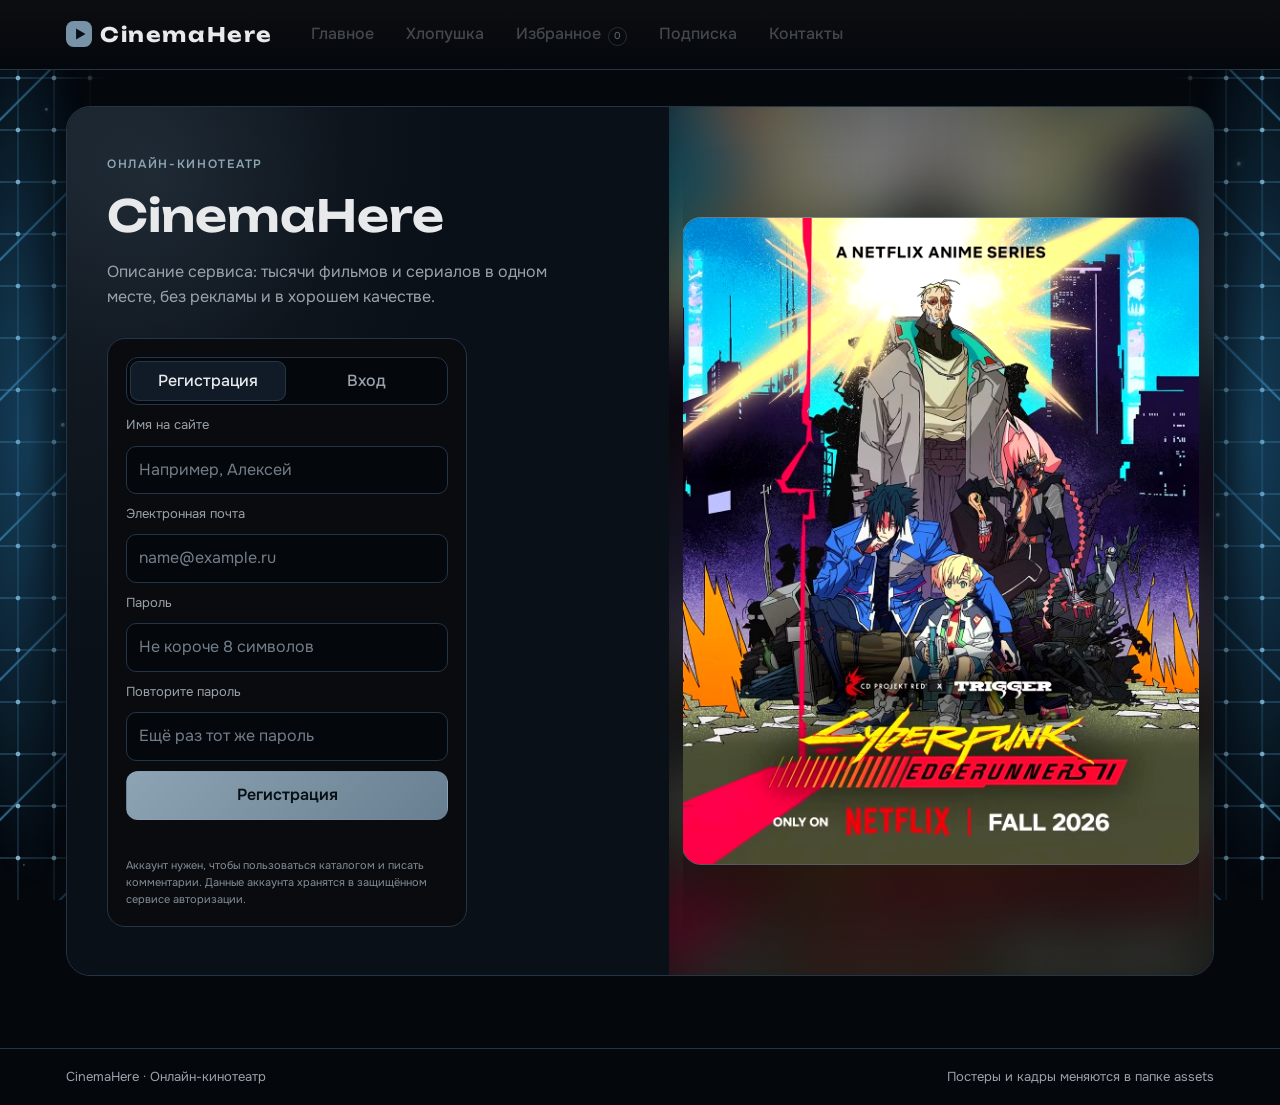
<file: Site1/index.html>
<!doctype html>
<html lang="ru">
<head>
<meta charset="utf-8">
<meta name="viewport" content="width=device-width,initial-scale=1,viewport-fit=cover">
<meta name="theme-color" content="#050608">
<title>CinemaHere — онлайн-кинотеатр</title>
<link rel="preconnect" href="https://fonts.googleapis.com">
<link rel="preconnect" href="https://fonts.gstatic.com" crossorigin>
<link href="https://fonts.googleapis.com/css2?family=Onest:wght@400;500;600&family=Unbounded:wght@500;600;700&display=swap" rel="stylesheet">
<link rel="stylesheet" href="styles.css?v=14">
<script src="media-config.js?v=4"></script>
<script src="supabase-config.js?v=1"></script>
<script src="app.js?v=9" defer></script>
</head>
<body>
<div class="dust-field" aria-hidden="true">
  <i style="left:3.5%;top:12%;--dot:3px;--float-time:23s;--wait:-8s"></i>
  <i style="left:8.5%;top:29%;--dot:2px;--float-time:31s;--wait:-17s"></i>
  <i style="left:4.8%;top:47%;--dot:4px;--float-time:27s;--wait:-11s"></i>
  <i style="left:10.5%;top:68%;--dot:2.5px;--float-time:34s;--wait:-5s"></i>
  <i style="left:5.3%;top:86%;--dot:3.5px;--float-time:25s;--wait:-19s"></i>
  <i style="left:1.8%;top:96%;--dot:2px;--float-time:29s;--wait:-13s"></i>
  <i style="right:3.1%;top:18%;--dot:3.5px;--float-time:30s;--wait:-15s"></i>
  <i style="right:8.2%;top:37%;--dot:2.5px;--float-time:22s;--wait:-7s"></i>
  <i style="right:4.7%;top:57%;--dot:4px;--float-time:33s;--wait:-21s"></i>
  <i style="right:10%;top:76%;--dot:2px;--float-time:26s;--wait:-10s"></i>
  <i style="right:5.5%;top:92%;--dot:3px;--float-time:35s;--wait:-18s"></i>
  <i style="right:1.6%;top:5%;--dot:2.5px;--float-time:24s;--wait:-3s"></i>
</div>
<header class="top">
  <div class="wrap">
    <a class="logo" href="#new"><img class="logo-image" id="siteLogoImage" src="assets/logo/cinemahere.svg" alt="" onerror="this.hidden=true"><span>CinemaHere</span></a>
    <nav class="nav locked" id="nav" aria-label="Разделы">
      <a href="#new" data-p="new">Главное</a>
      <a href="#clapper" data-p="clapper">Хлопушка</a>
      <a href="#favorites" data-p="favorites">Избранное <span class="nav-count" id="favoritesCount">0</span></a>
      <a href="#plans" data-p="plans">Подписка</a>
      <a href="#contacts" data-p="contacts">Контакты</a>
    </nav>
    <div class="acct" id="acct" hidden><span id="acctmail"></span><button class="btn small" id="logout" type="button">Выйти</button></div>
  </div>
</header>

<main>
<!-- HOME -->
<section class="screen" id="home" data-screen>
  <div class="wrap">
    <div class="hero rise">
      <div class="hero-left">
        <span class="eyebrow rise" style="--d:1">Онлайн-кинотеатр</span>
        <h1 class="rise" style="--d:2">CinemaHere</h1>
        <p class="lead rise" style="--d:3">Описание сервиса: тысячи фильмов и сериалов в одном месте, без рекламы и в хорошем качестве.</p>

        <form class="signup rise" style="--d:4" id="signup" novalidate>
          <div class="seg" role="tablist" aria-label="Вход или регистрация">
            <button type="button" role="tab" data-mode="reg" aria-selected="true">Регистрация</button>
            <button type="button" role="tab" data-mode="login" aria-selected="false">Вход</button>
          </div>
          <div id="displayNameWrap" class="field-wrap">
            <label for="displayName">Имя на сайте</label>
            <input id="displayName" type="text" placeholder="Например, Алексей" autocomplete="nickname" maxlength="32">
          </div>
          <label for="em">Электронная почта</label>
          <input id="em" type="email" placeholder="name@example.ru" autocomplete="email">
          <label for="pw">Пароль</label>
          <input id="pw" type="password" placeholder="Не короче 8 символов" autocomplete="new-password">
          <div id="pw2wrap" style="display:grid;gap:10px">
            <label for="pw2">Повторите пароль</label>
            <input id="pw2" type="password" placeholder="Ещё раз тот же пароль" autocomplete="new-password">
          </div>
          <button class="btn primary wide" id="signbtn" type="submit">Регистрация</button>
          <div class="msg" id="signmsg" role="status"></div>
          <p class="auth-note">Аккаунт нужен, чтобы пользоваться каталогом и писать комментарии. Данные аккаунта хранятся в защищённом сервисе авторизации.</p>
        </form>

        <div class="welcome rise" id="welcome" hidden>
          <h3>Вы в системе</h3>
          <p id="welcomemail"></p>
          <a class="btn primary wide" href="#new">Перейти к главному</a>
        </div>
      </div>
      <div class="hero-right" aria-label="Постер аниме «Киберпанк: Бегущие по краю»">
        <a class="hero-poster-link" href="#episodes" data-open-item data-item-type="anime" data-item-id="anime-1" aria-label="Открыть «Киберпанк: Бегущие по краю»">
          <img class="hero-register-poster" src="assets/posters/4.avif" alt="Постер аниме «Киберпанк: Бегущие по краю»" fetchpriority="high">
        </a>
      </div>
    </div>

    <div class="strip" id="homestrip" hidden>
      <div class="sec-head rise"><h2>Подборка для вас</h2><small>заглушки</small></div>
      <div class="shelf" data-shelf="0"></div>
    </div>
  </div>
</section>

<!-- NEW + CONTACTS on one page -->
<section class="screen" id="new" data-screen hidden>
  <div class="wrap">
    <div class="sec-head rise"><h2>Главное</h2><small id="count"></small></div>
    <div class="catalog-search rise" role="search"><span class="search-icon">⌕</span><input id="catalogSearch" type="search" placeholder="Найти фильм, сериал или аниме" autocomplete="off" aria-label="Поиск по каталогу"><button id="clearSearch" type="button" aria-label="Очистить поиск" hidden>×</button><span id="searchStatus" role="status">Поиск по каталогу</span></div>
    <div class="stage rise" style="--d:1" id="stage">
      <button class="arrow l" id="prev" type="button" aria-label="Назад"><svg width="18" height="18" viewBox="0 0 24 24" fill="none" stroke="currentColor" stroke-width="2"><path d="M15 5l-7 7 7 7"/></svg></button>
      <div id="track"></div>
      <button class="arrow r" id="next" type="button" aria-label="Вперёд"><svg width="18" height="18" viewBox="0 0 24 24" fill="none" stroke="currentColor" stroke-width="2"><path d="M9 5l7 7-7 7"/></svg></button>
    </div>
    <div class="dots rise" style="--d:2" id="dots"></div>
    <div class="shelf-panel rise" style="--d:3">
      <div class="collection-row" data-collection="film"><div class="sec-head"><h2>Фильмы</h2></div><div class="shelf" data-shelf="1"></div></div>
      <div class="collection-row" data-collection="series"><div class="sec-head"><h2>Сериалы</h2></div><div class="shelf" data-shelf="2"></div></div>
      <div class="collection-row" data-collection="anime"><div class="sec-head"><h2>Аниме</h2></div><div class="shelf" data-shelf="3"></div></div>
    </div>

    <div class="contacts rise" style="--d:4" id="contacts-block">
      <h2>Контакты</h2>
      <div class="c-card"><span>Поддержка</span><b>support@example.ru</b></div>
      <div class="c-card"><span>Телефон</span><b>+7 (000) 000-00-00</b></div>
      <div class="c-card"><span>Режим работы</span><b>Ежедневно, 09:00–21:00</b></div>
      <div class="c-card"><span>Адрес</span><b>Город, улица, дом</b></div>
    </div>
  </div>
</section>

<!-- FAVORITES -->
<section class="screen" id="favorites" data-screen hidden>
  <div class="wrap">
    <div class="favorites-head rise"><div><span class="eyebrow">ВАША КОЛЛЕКЦИЯ</span><h1>Избранное</h1><p>Фильмы, сериалы и аниме, к которым хочется вернуться.</p></div><span class="favorite-total" id="favoritesTotal">0 позиций</span></div>
    <p class="favorites-message" id="favoritesMessage" role="status" hidden></p>
    <div class="favorites-grid" id="favoritesGrid"></div>
  </div>
</section>

<!-- CLAPPERBOARD PICKER -->
<section class="screen" id="clapper" data-screen hidden>
  <div class="wrap">
    <a class="back-link rise" href="#new">← К каталогу</a>
    <div class="clapper-intro rise"><span class="eyebrow">ПОДБОР ПО КАТАЛОГУ</span><h1>Кинохлопушка</h1><p>Выбери формат, жанр и эпоху — хлопушка случайно подберёт картину из CinemaHere.</p></div>
    <div class="clapperboard rise" id="clapperboard">
      <div class="clapper-lid" aria-hidden="true"><span class="stripe"></span><span class="stripe"></span><span class="stripe"></span><span class="stripe"></span><span class="stripe"></span><span class="stripe"></span></div>
      <div class="clapper-title"><span class="clapper-mark">CH</span><div><b>CINEMAHERE · TAKE A CHANCE</b><small>Кадр первый. Настроение — кино.</small></div><span class="clapper-status"><i></i> ГОТОВО К СЪЁМКЕ</span></div>
      <form class="clapper-form" id="clapperForm">
        <div class="form-grid">
          <label class="clapper-field"><span>Что смотрим?</span><select id="clapperType"><option value="all">Любой формат</option><option value="film">Фильм</option><option value="series">Сериал</option><option value="anime">Аниме</option></select></label>
          <label class="clapper-field"><span>Жанр</span><select id="clapperGenre"><option value="all">Любой жанр</option></select></label>
          <label class="clapper-field"><span>Эпоха</span><select id="clapperEra"><option value="all">Любой год</option><option value="2020">2020-е</option><option value="2010">2010-е</option><option value="2000">2000-е</option><option value="classic">До 2000 года</option></select></label>
        </div>
        <div class="clapper-controls"><p id="clapperMessage" role="status">В подборке участвует весь каталог CinemaHere.</p><button class="btn primary clapper-submit" type="submit"><span aria-hidden="true">▶</span> Хлопнуть и выбрать</button></div>
      </form>
      <section class="clapper-result" id="clapperResult" aria-live="polite" hidden>
        <div class="clapper-result-heading"><div><span class="eyebrow">ВАШ СЛУЧАЙНЫЙ ВЫБОР</span><h2 id="clapperResultTitle">Смотрите сегодня</h2></div><button class="btn small" id="clapperAgain" type="button">Выбрать ещё</button></div>
        <div id="clapperResultCard"></div>
      </section>
    </div>
  </div>
</section>

<!-- EPISODES -->
<section class="screen" id="episodes" data-screen hidden>
  <div class="wrap">
    <a class="back-link rise" href="#new">← Назад к главному</a>
    <div class="episodes-heading rise"><div><span class="eyebrow" id="episodesKind">СЕРИАЛ</span><h1 id="episodesTitle">Название</h1><p>Выберите сезон и серию</p></div></div>
      <div class="episode-seasons" id="episodeGrid" aria-label="Сезоны и серии"></div>
  </div>
</section>

<!-- MOVIE -->
<section class="screen" id="movie" data-screen hidden>
  <div class="wrap">
    <a class="back-link rise" href="#new">← К главному</a>
    <div class="banner rise" style="--d:1">
      <div class="back" id="movieFrameCaption" aria-hidden="true"></div>
      <div class="movie-body">
        <div class="poster movie-poster rise" id="moviePoster" style="--h:210;--d:3"><img id="moviePosterImage" class="poster-image" alt="" hidden onerror="this.hidden=true"><svg viewBox="0 0 24 24" fill="none" stroke="currentColor" stroke-width="1.5"><rect x="3" y="5" width="18" height="14" rx="2"/><path d="M10 9.5v5l4.5-2.5z" fill="currentColor"/></svg><span>постер</span></div>
        <div class="movie-info">
          <div class="t rise" style="--d:3"><h1 id="movieTitle">Название кино</h1><button class="favorite-toggle movie-favorite" id="movieFavorite" type="button" data-favorite-toggle aria-pressed="false" aria-label="Добавить в избранное" title="Добавить в избранное"><svg viewBox="0 0 24 24" aria-hidden="true"><path d="M20.8 4.6a5.5 5.5 0 0 0-7.8 0L12 5.7l-1.1-1.1a5.5 5.5 0 0 0-7.8 7.8l1.1 1.1L12 21l7.8-7.5 1.1-1.1a5.5 5.5 0 0 0-.1-7.8Z"/></svg></button><div class="rating" aria-label="Рейтинг 4.5">4.5</div></div>
          <div class="chips rise" style="--d:4"><span id="movieYear">2026</span><span id="movieGenre">Жанр</span><span id="movieDuration">1 ч 54 мин</span><span id="movieAge">16+</span></div>
          <h2 class="rise" style="--d:5">Описание фильма</h2>
          <p class="rise" id="movieDescription" style="--d:6">Здесь будет описание сюжета: о чём фильм, кто главные герои и почему его стоит посмотреть. Текст можно заменить на любой.</p>
          <p class="rise" id="movieCredits" style="--d:7">В ролях: Имя Фамилия, Имя Фамилия. Режиссёр: Имя Фамилия.</p>
          <div class="actions movie-actions"><button class="btn" id="watchTrailer" type="button">Смотреть трейлер</button><button class="btn primary" id="watchMovie" type="button">Смотреть фильм</button></div>
        </div>
      </div>
    </div>
    <section class="comments-section rise" id="commentsSection" aria-labelledby="commentsTitle">
      <div class="comments-heading">
        <div class="comments-heading-main"><span class="comments-icon" aria-hidden="true">✦</span><div><span class="eyebrow">ЗРИТЕЛЬСКИЙ ЗАЛ</span><h2 id="commentsTitle">Обсуждение</h2></div></div>
        <span class="comment-count" id="commentCount">Загрузка…</span>
      </div>
      <p class="comments-intro">Поделитесь впечатлением о фильме, сериале или аниме. Комментарии видны всем пользователям сайта.</p>
      <form class="comment-form" id="commentForm">
        <div class="comment-composer"><span class="comment-avatar comment-own-avatar" id="commentOwnAvatar">CH</span><label class="visually-hidden" for="commentBody">Ваш комментарий</label><textarea id="commentBody" rows="3" maxlength="1200" placeholder="Поделитесь впечатлением — что зацепило?" required></textarea></div>
        <div class="comment-form-bottom"><small>От 3 до 1200 символов · Пишите уважительно</small><button class="btn primary" id="commentSubmit" type="submit"><span aria-hidden="true">↗</span> Опубликовать</button></div>
        <div class="msg" id="commentMessage" role="status"></div>
      </form>
      <div class="comments-list" id="commentsList" aria-live="polite"></div>
    </section>
  </div>
</section>

<!-- PLANS -->
<section class="screen" id="plans" data-screen hidden>
  <div class="wrap">
    <div class="plans-head rise">
      <span class="eyebrow">Подписка</span>
      <h1>Выберите свой тариф</h1>
      <p>Цены и условия ниже указаны для примера.</p>
    </div>
    <div class="plans">
      <button class="plan rise" style="--d:2" type="button" data-plan="Обычная" aria-pressed="false">
        <h3>Подписка обычная</h3>
        <div class="price">299 ₽ <small>/ мес</small></div>
        <ul><li>Каталог фильмов и сериалов</li><li>Качество Full HD</li><li>Одно устройство</li></ul>
        <span class="btn primary wide pick">Выбрать</span>
      </button>
      <button class="plan pro rise" style="--d:3" type="button" data-plan="PRO" aria-pressed="true">
        <span class="tag">Выгодно</span>
        <h3>Подписка PRO</h3>
        <div class="price">599 ₽ <small>/ мес</small></div>
        <ul><li>Всё из обычной подписки</li><li>Качество 4K и звук 5.1</li><li>Новинки раньше всех</li><li>До четырёх устройств</li></ul>
        <span class="btn primary wide pick">Выбрано</span>
      </button>
    </div>
    <div class="checkout rise" style="--d:4">
      <button class="btn wide" id="pay" type="button" style="max-width:340px">Продолжить</button>
      <div class="msg" id="paymsg" role="status"></div>
    </div>
  </div>
</section>
</main>

<footer><div class="wrap"><span>CinemaHere · Онлайн-кинотеатр</span><span>Постеры и кадры меняются в папке assets</span></div></footer>
<div class="toast" id="toast" aria-live="polite"><div id="toasttext"></div></div>
<dialog class="player-dialog" id="playerDialog"><button class="player-close" id="playerClose" type="button" aria-label="Закрыть">×</button><video id="playerVideo" controls playsinline preload="metadata" hidden></video><iframe id="playerEmbed" title="Видеоплеер" allow="autoplay; clipboard-write; encrypted-media; fullscreen; picture-in-picture; screen-wake-lock; web-share" referrerpolicy="strict-origin-when-cross-origin" allowfullscreen hidden></iframe><div id="playerHint" class="player-hint" hidden></div></dialog>
</body>
</html>
</file>
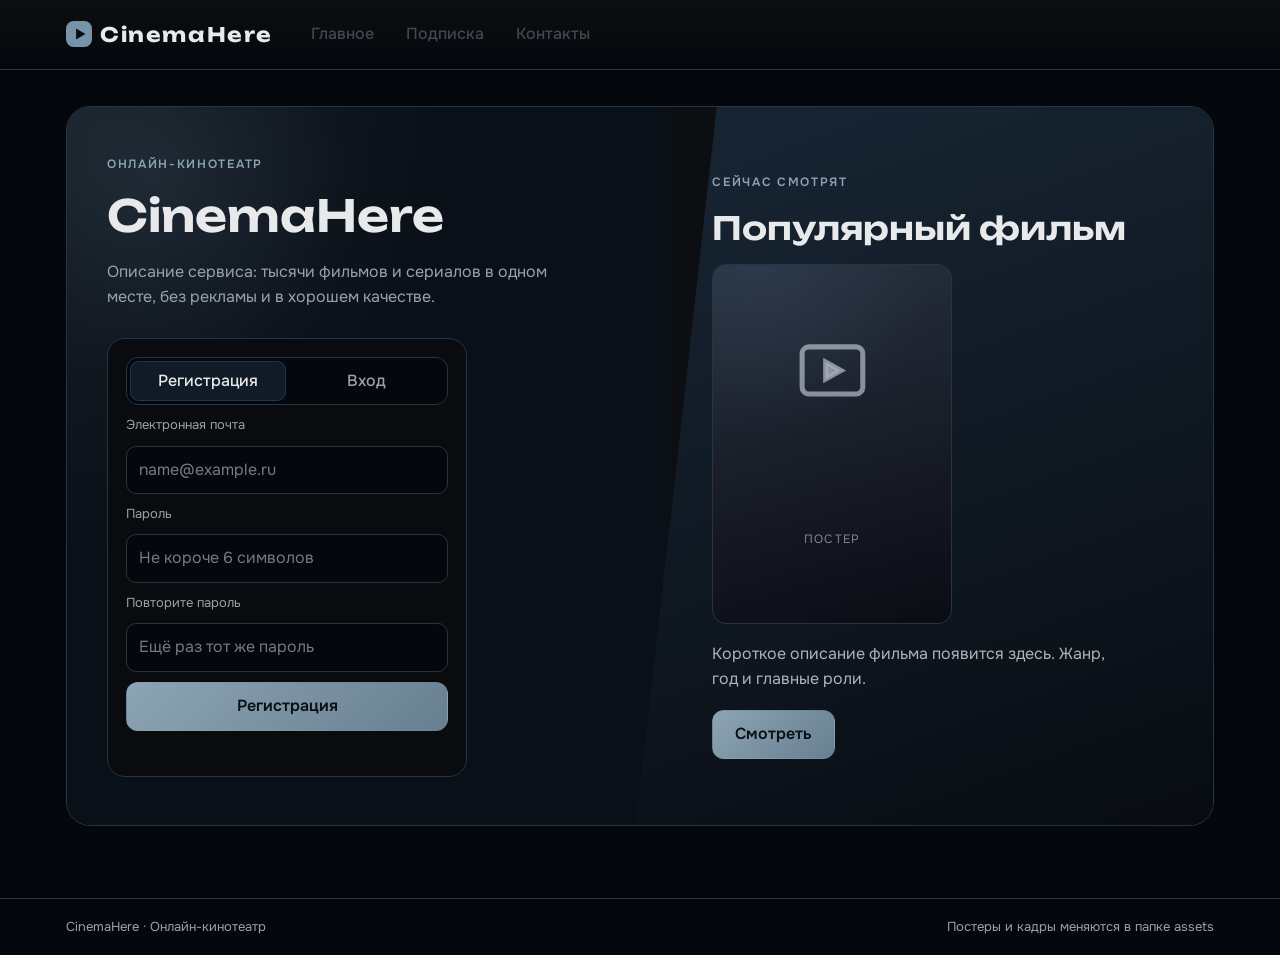
<file: Site1/CinemaHere/index.html>
<!doctype html>
<html lang="ru">
<head>
<meta charset="utf-8">
<meta name="viewport" content="width=device-width,initial-scale=1,viewport-fit=cover">
<meta name="theme-color" content="#050608">
<title>CinemaHere — онлайн-кинотеатр</title>
<link rel="preconnect" href="https://fonts.googleapis.com">
<link rel="preconnect" href="https://fonts.gstatic.com" crossorigin>
<link href="https://fonts.googleapis.com/css2?family=Onest:wght@400;500;600&family=Unbounded:wght@500;600;700&display=swap" rel="stylesheet">
<link rel="stylesheet" href="styles.css">
<script src="media-config.js"></script>
<script src="app.js" defer></script>
</head>
<body>
<header class="top">
  <div class="wrap">
    <a class="logo" href="#new"><img class="logo-image" id="siteLogoImage" src="assets/logo/cinemahere.svg" alt="" onerror="this.hidden=true"><span>CinemaHere</span></a>
    <nav class="nav locked" id="nav" aria-label="Разделы">
      <a href="#new" data-p="new">Главное</a>
      <a href="#plans" data-p="plans">Подписка</a>
      <a href="#contacts" data-p="contacts">Контакты</a>
    </nav>
    <div class="acct" id="acct" hidden><span id="acctmail"></span><button class="btn small" id="logout" type="button">Выйти</button></div>
  </div>
</header>

<main>
<!-- HOME -->
<section class="screen" id="home" data-screen>
  <div class="wrap">
    <div class="hero rise">
      <div class="hero-left">
        <span class="eyebrow rise" style="--d:1">Онлайн-кинотеатр</span>
        <h1 class="rise" style="--d:2">CinemaHere</h1>
        <p class="lead rise" style="--d:3">Описание сервиса: тысячи фильмов и сериалов в одном месте, без рекламы и в хорошем качестве.</p>

        <form class="signup rise" style="--d:4" id="signup" novalidate>
          <div class="seg" role="tablist" aria-label="Вход или регистрация">
            <button type="button" role="tab" data-mode="reg" aria-selected="true">Регистрация</button>
            <button type="button" role="tab" data-mode="login" aria-selected="false">Вход</button>
          </div>
          <label for="em">Электронная почта</label>
          <input id="em" type="email" placeholder="name@example.ru" autocomplete="email">
          <label for="pw">Пароль</label>
          <input id="pw" type="password" placeholder="Не короче 6 символов" autocomplete="new-password">
          <div id="pw2wrap" style="display:grid;gap:10px">
            <label for="pw2">Повторите пароль</label>
            <input id="pw2" type="password" placeholder="Ещё раз тот же пароль" autocomplete="new-password">
          </div>
          <button class="btn primary wide" id="signbtn" type="submit">Регистрация</button>
          <div class="msg" id="signmsg" role="status"></div>
        </form>

        <div class="welcome rise" id="welcome" hidden>
          <h3>Вы в системе</h3>
          <p id="welcomemail"></p>
          <a class="btn primary wide" href="#new">Перейти к главному</a>
        </div>
      </div>
      <div class="hero-right">
        <span class="eyebrow rise" style="--d:3">Сейчас смотрят</span>
        <h2 class="rise" style="--d:4">Популярный фильм</h2>
        <div class="poster rise" style="--h:215;--d:5"><svg viewBox="0 0 24 24" fill="none" stroke="currentColor" stroke-width="1.5"><rect x="3" y="5" width="18" height="14" rx="2"/><path d="M10 9.5v5l4.5-2.5z" fill="currentColor"/></svg><span>постер</span></div>
        <p class="rise" style="--d:6">Короткое описание фильма появится здесь. Жанр, год и главные роли.</p>
        <div class="row rise" style="--d:7"><a class="btn primary" href="#movie" data-needs-auth>Смотреть</a></div>
      </div>
    </div>

    <div class="strip" id="homestrip" hidden>
      <div class="sec-head rise"><h2>Подборка для вас</h2><small>заглушки</small></div>
      <div class="shelf" data-shelf="0"></div>
    </div>
  </div>
</section>

<!-- NEW + CONTACTS on one page -->
<section class="screen" id="new" data-screen hidden>
  <div class="wrap">
    <div class="sec-head rise"><h2>Главное</h2><small id="count"></small></div>
    <div class="catalog-search rise" role="search"><span class="search-icon">⌕</span><input id="catalogSearch" type="search" placeholder="Найти фильм, сериал или аниме" autocomplete="off" aria-label="Поиск по каталогу"><button id="clearSearch" type="button" aria-label="Очистить поиск" hidden>×</button><span id="searchStatus" role="status">Поиск по каталогу</span></div>
    <div class="stage rise" style="--d:1" id="stage">
      <button class="arrow l" id="prev" type="button" aria-label="Назад"><svg width="18" height="18" viewBox="0 0 24 24" fill="none" stroke="currentColor" stroke-width="2"><path d="M15 5l-7 7 7 7"/></svg></button>
      <div id="track"></div>
      <button class="arrow r" id="next" type="button" aria-label="Вперёд"><svg width="18" height="18" viewBox="0 0 24 24" fill="none" stroke="currentColor" stroke-width="2"><path d="M9 5l7 7-7 7"/></svg></button>
    </div>
    <div class="dots rise" style="--d:2" id="dots"></div>
    <div class="shelf-panel rise" style="--d:3">
      <div class="collection-row" data-collection="film"><div class="sec-head"><h2>Фильмы</h2></div><div class="shelf" data-shelf="1"></div></div>
      <div class="collection-row" data-collection="series"><div class="sec-head"><h2>Сериалы</h2></div><div class="shelf" data-shelf="2"></div></div>
      <div class="collection-row" data-collection="anime"><div class="sec-head"><h2>Аниме</h2></div><div class="shelf" data-shelf="3"></div></div>
    </div>

    <div class="contacts rise" style="--d:4" id="contacts-block">
      <h2>Контакты</h2>
      <div class="c-card"><span>Поддержка</span><b>support@example.ru</b></div>
      <div class="c-card"><span>Телефон</span><b>+7 (000) 000-00-00</b></div>
      <div class="c-card"><span>Режим работы</span><b>Ежедневно, 09:00–21:00</b></div>
      <div class="c-card"><span>Адрес</span><b>Город, улица, дом</b></div>
    </div>
  </div>
</section>

<!-- EPISODES -->
<section class="screen" id="episodes" data-screen hidden>
  <div class="wrap">
    <a class="back-link rise" href="#new">← Назад к главному</a>
    <div class="episodes-heading rise"><div><span class="eyebrow" id="episodesKind">СЕРИАЛ</span><h1 id="episodesTitle">Название</h1><p>Выберите сезон и серию</p></div><div class="season-tabs" id="seasonTabs" role="group" aria-label="Выбор сезона"></div></div>
    <div class="episode-grid" id="episodeGrid"></div>
  </div>
</section>

<!-- MOVIE -->
<section class="screen" id="movie" data-screen hidden>
  <div class="wrap">
    <a class="back-link rise" href="#new">← К главному</a>
    <div class="banner rise" style="--d:1">
      <div class="back" id="movieFrameCaption">кадр из фильма</div>
      <div class="movie-body">
        <div class="poster movie-poster rise" id="moviePoster" style="--h:210;--d:3"><img id="moviePosterImage" class="poster-image" alt="" hidden onerror="this.hidden=true"><svg viewBox="0 0 24 24" fill="none" stroke="currentColor" stroke-width="1.5"><rect x="3" y="5" width="18" height="14" rx="2"/><path d="M10 9.5v5l4.5-2.5z" fill="currentColor"/></svg><span>постер</span></div>
        <div class="movie-info">
          <div class="t rise" style="--d:3"><h1 id="movieTitle">Название кино</h1><div class="rating" aria-label="Рейтинг 4.5">4.5</div></div>
          <div class="chips rise" style="--d:4"><span id="movieYear">2026</span><span id="movieGenre">Жанр</span><span id="movieDuration">1 ч 54 мин</span><span id="movieAge">16+</span></div>
          <h2 class="rise" style="--d:5">Описание фильма</h2>
          <p class="rise" id="movieDescription" style="--d:6">Здесь будет описание сюжета: о чём фильм, кто главные герои и почему его стоит посмотреть. Текст можно заменить на любой.</p>
          <p class="rise" id="movieCredits" style="--d:7">В ролях: Имя Фамилия, Имя Фамилия. Режиссёр: Имя Фамилия.</p>
          <div class="actions movie-actions"><button class="btn" id="watchTrailer" type="button">Смотреть трейлер</button><button class="btn primary" id="watchMovie" type="button">Смотреть фильм</button></div>
        </div>
      </div>
    </div>
  </div>
</section>

<!-- PLANS -->
<section class="screen" id="plans" data-screen hidden>
  <div class="wrap">
    <div class="plans-head rise">
      <span class="eyebrow">Подписка</span>
      <h1>Выберите свой тариф</h1>
      <p>Цены и условия ниже указаны для примера.</p>
    </div>
    <div class="plans">
      <button class="plan rise" style="--d:2" type="button" data-plan="Обычная" aria-pressed="false">
        <h3>Подписка обычная</h3>
        <div class="price">299 ₽ <small>/ мес</small></div>
        <ul><li>Каталог фильмов и сериалов</li><li>Качество Full HD</li><li>Одно устройство</li></ul>
        <span class="btn primary wide pick">Выбрать</span>
      </button>
      <button class="plan pro rise" style="--d:3" type="button" data-plan="PRO" aria-pressed="true">
        <span class="tag">Выгодно</span>
        <h3>Подписка PRO</h3>
        <div class="price">599 ₽ <small>/ мес</small></div>
        <ul><li>Всё из обычной подписки</li><li>Качество 4K и звук 5.1</li><li>Новинки раньше всех</li><li>До четырёх устройств</li></ul>
        <span class="btn primary wide pick">Выбрано</span>
      </button>
    </div>
    <div class="checkout rise" style="--d:4">
      <button class="btn wide" id="pay" type="button" style="max-width:340px">Продолжить</button>
      <div class="msg" id="paymsg" role="status"></div>
    </div>
  </div>
</section>
</main>

<footer><div class="wrap"><span>CinemaHere · Онлайн-кинотеатр</span><span>Постеры и кадры меняются в папке assets</span></div></footer>
<div class="toast" id="toast" aria-live="polite"><div id="toasttext"></div></div>
<dialog class="player-dialog" id="playerDialog"><button class="player-close" id="playerClose" type="button" aria-label="Закрыть">×</button><video id="playerVideo" controls playsinline preload="metadata" hidden></video><div id="playerHint" class="player-hint"></div></dialog>
</body>
</html>
</file>
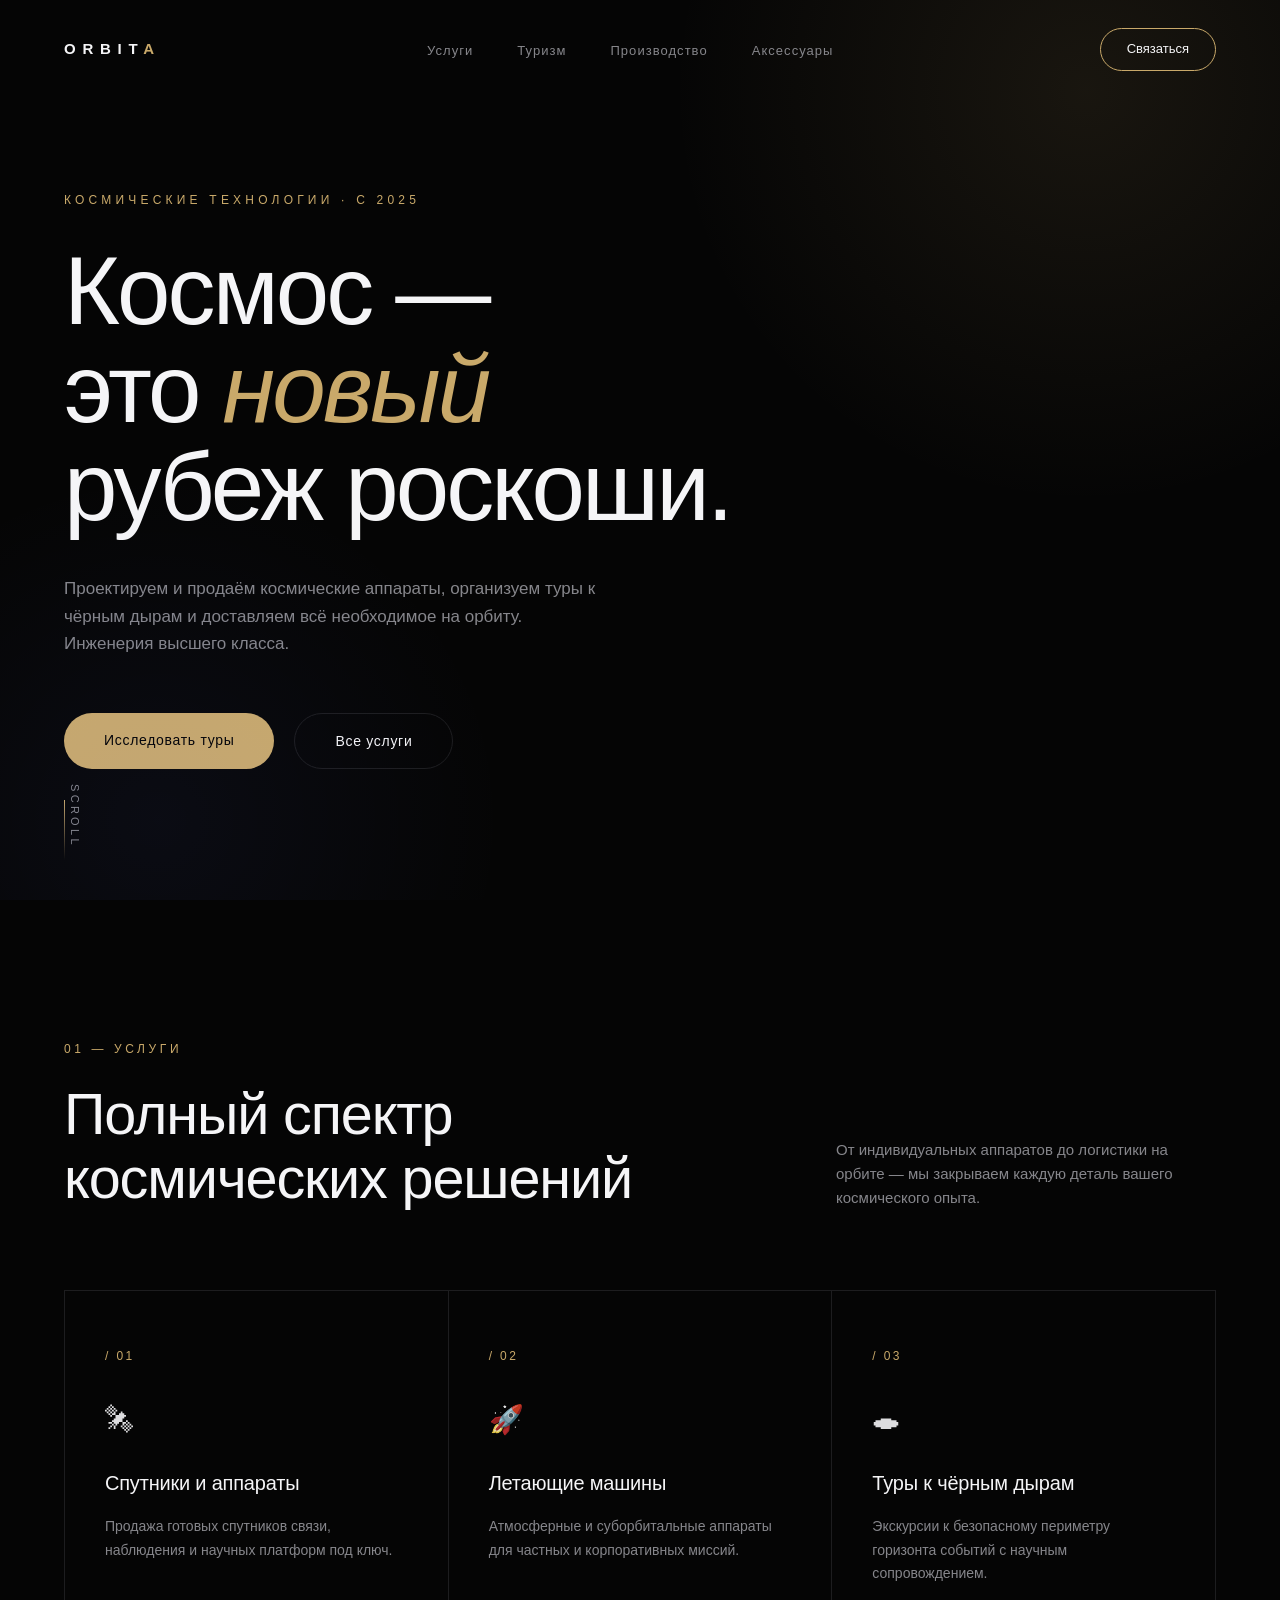
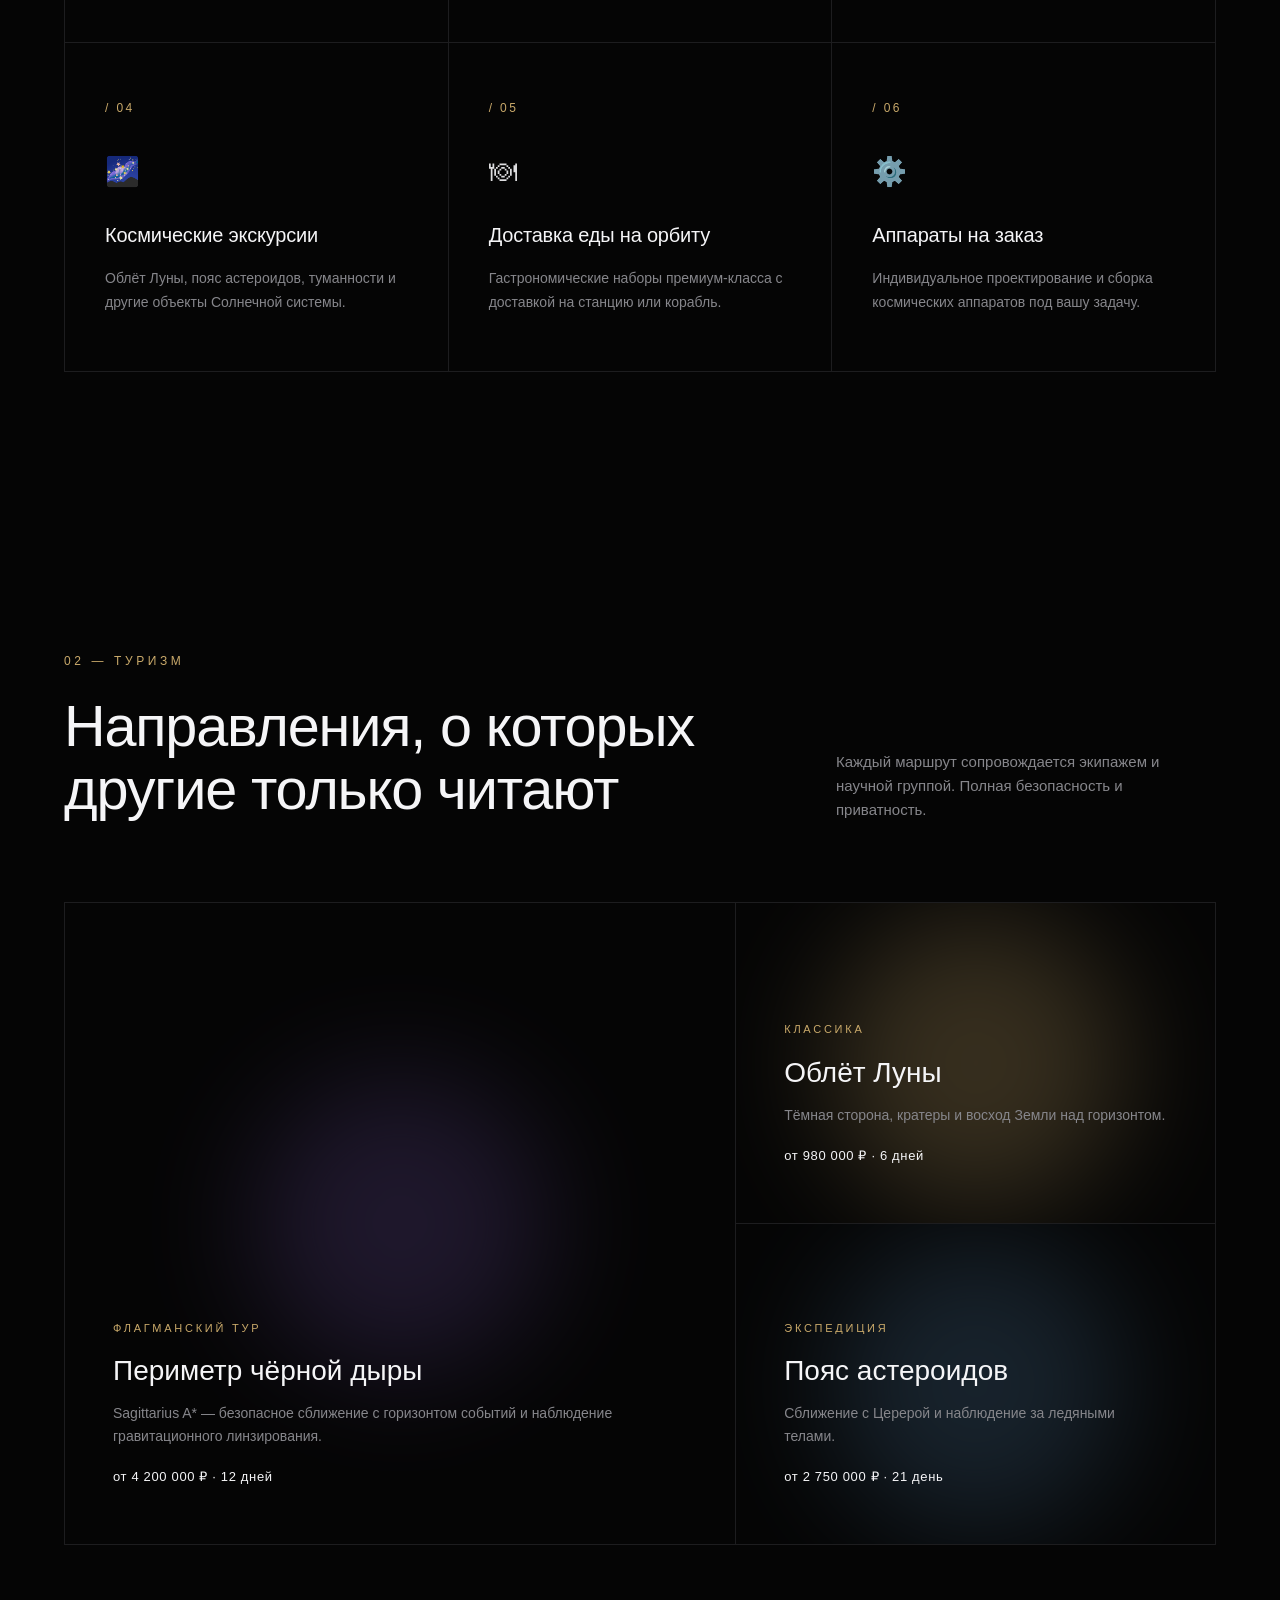
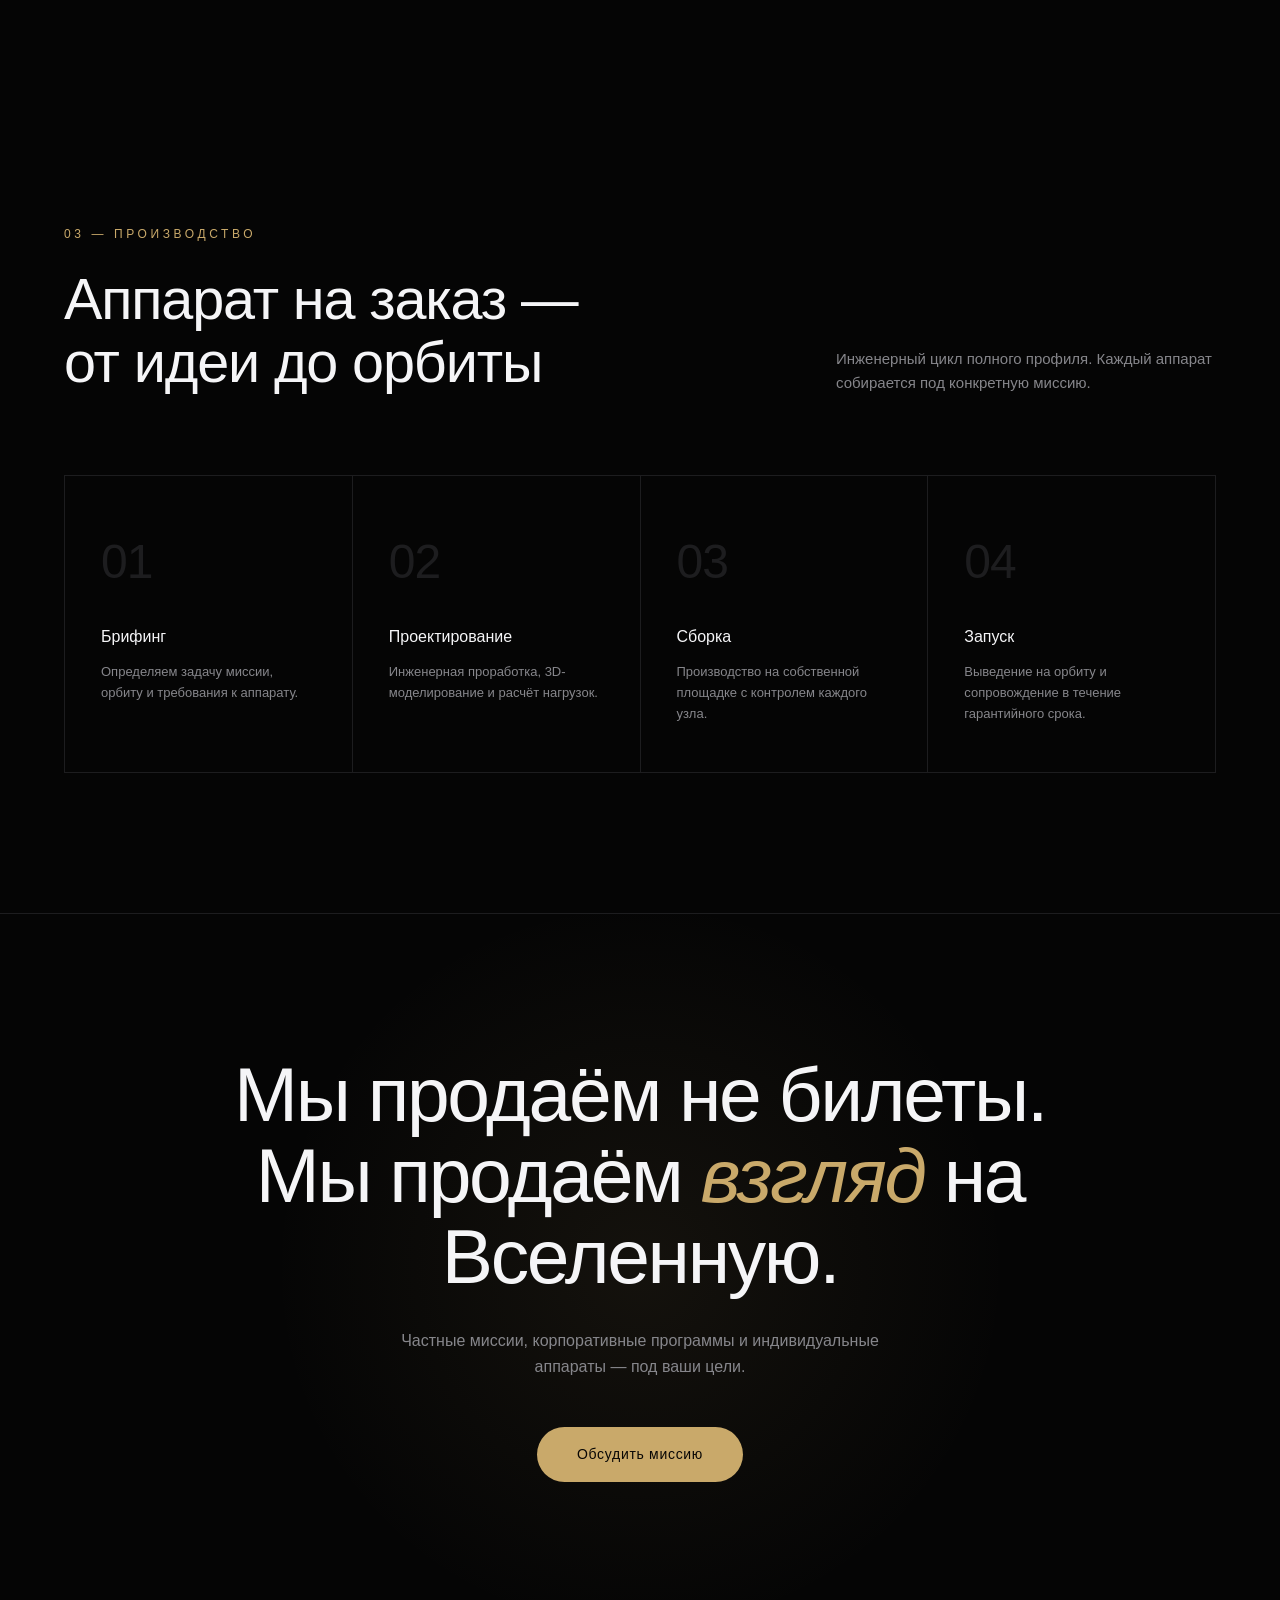
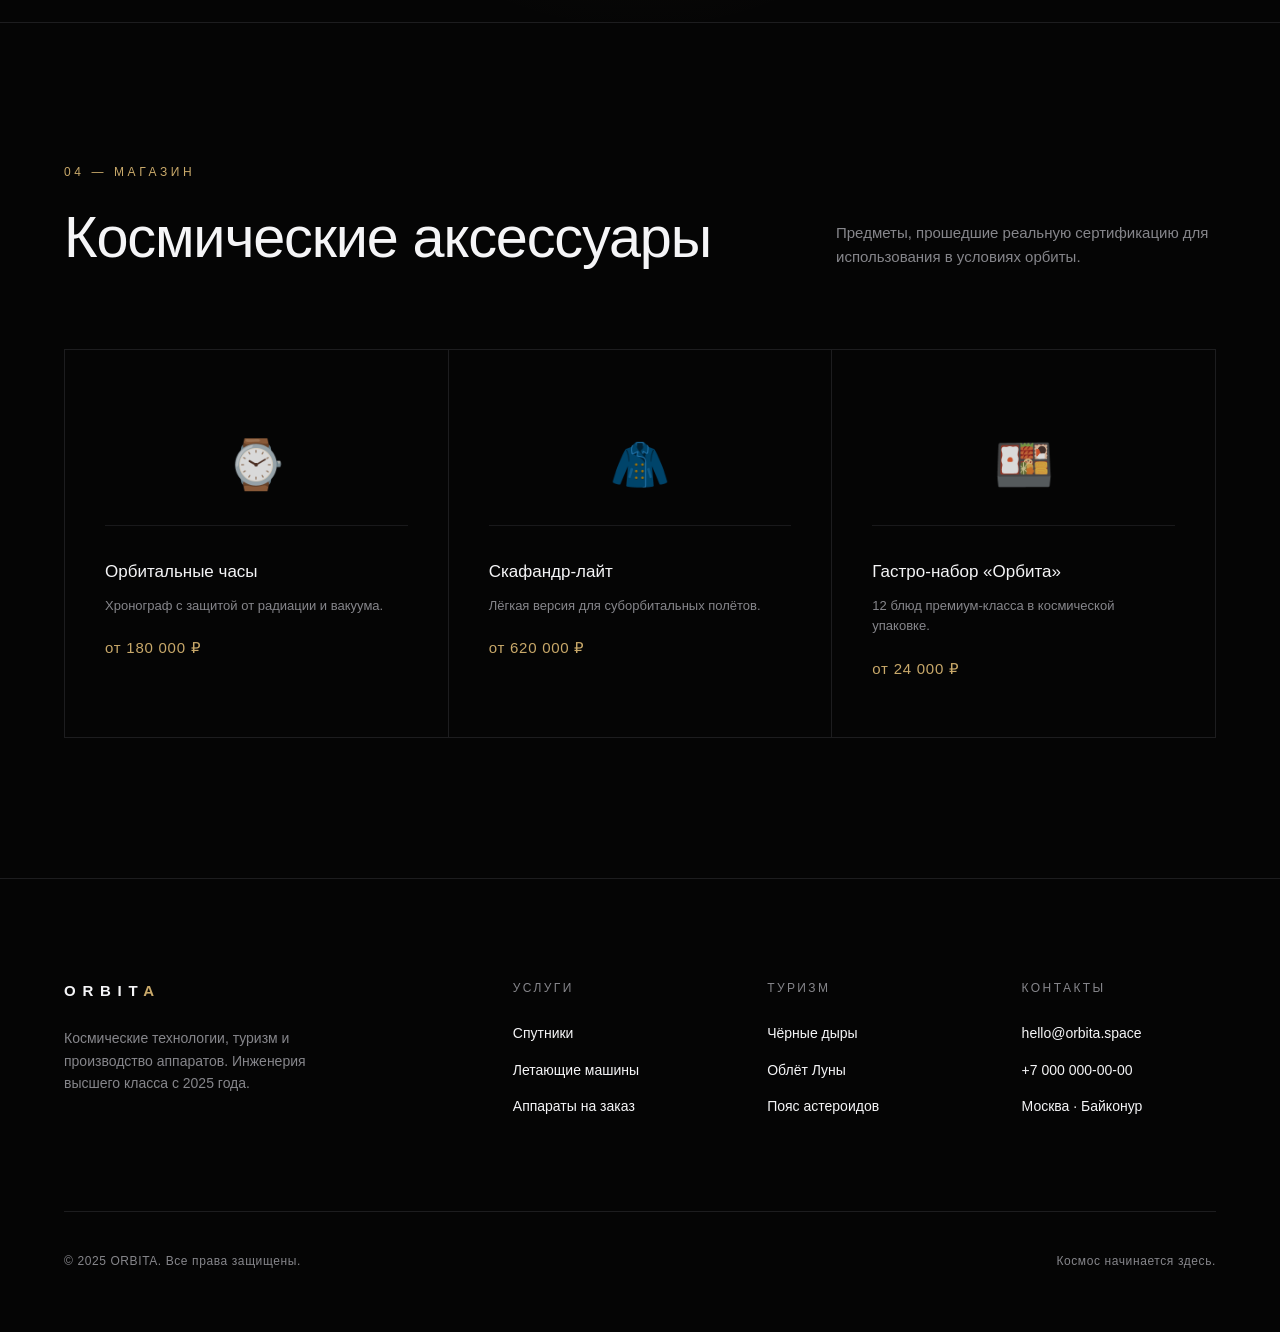
<file: Web/deepseek_html_20261102_2c6ddd.html>
<!DOCTYPE html>
<html lang="ru">
<head>
<meta charset="UTF-8">
<meta name="viewport" content="width=device-width, initial-scale=1.0">
<title>ORBITA — Космические технологии и путешествия</title>
<style>
* { margin: 0; padding: 0; box-sizing: border-box; }

:root {
  --bg: #050505;
  --bg-soft: #0c0c0e;
  --text: #f5f5f7;
  --muted: #86868b;
  --line: #1d1d1f;
  --accent: #c9a96a;
}

html { scroll-behavior: smooth; }

body {
  font-family: -apple-system, BlinkMacSystemFont, "SF Pro Display", "Helvetica Neue", Arial, sans-serif;
  background: var(--bg);
  color: var(--text);
  line-height: 1.6;
  -webkit-font-smoothing: antialiased;
  overflow-x: hidden;
}

/* ---------- NAV ---------- */
nav {
  position: fixed;
  top: 0; left: 0; right: 0;
  z-index: 100;
  padding: 28px 64px;
  display: flex;
  justify-content: space-between;
  align-items: center;
  transition: all .5s ease;
}
nav.scrolled {
  background: rgba(5,5,5,.85);
  backdrop-filter: blur(20px);
  padding: 18px 64px;
  border-bottom: 1px solid var(--line);
}
.logo {
  font-size: 15px;
  letter-spacing: .45em;
  font-weight: 600;
}
.logo span { color: var(--accent); }
.nav-links {
  display: flex;
  gap: 44px;
  list-style: none;
}
.nav-links a {
  color: var(--muted);
  text-decoration: none;
  font-size: 13px;
  letter-spacing: .08em;
  transition: color .3s;
}
.nav-links a:hover { color: var(--text); }
.nav-cta {
  font-size: 13px;
  color: var(--text);
  text-decoration: none;
  padding: 10px 26px;
  border: 1px solid var(--accent);
  border-radius: 100px;
  transition: all .4s;
}
.nav-cta:hover { background: var(--accent); color: #000; }

/* ---------- HERO ---------- */
.hero {
  min-height: 100vh;
  display: flex;
  flex-direction: column;
  justify-content: center;
  padding: 160px 64px 100px;
  position: relative;
  overflow: hidden;
}
.hero::before {
  content: '';
  position: absolute;
  top: -40%; right: -20%;
  width: 900px; height: 900px;
  background: radial-gradient(circle, rgba(201,169,106,.10) 0%, transparent 65%);
  pointer-events: none;
}
.hero::after {
  content: '';
  position: absolute;
  bottom: -30%; left: -15%;
  width: 700px; height: 700px;
  background: radial-gradient(circle, rgba(100,120,255,.06) 0%, transparent 70%);
  pointer-events: none;
}
.hero-tag {
  font-size: 12px;
  letter-spacing: .35em;
  color: var(--accent);
  text-transform: uppercase;
  margin-bottom: 32px;
}
.hero h1 {
  font-size: clamp(44px, 7.5vw, 108px);
  line-height: 1.02;
  font-weight: 300;
  letter-spacing: -.03em;
  max-width: 1100px;
}
.hero h1 em {
  font-style: italic;
  color: var(--accent);
  font-weight: 400;
}
.hero-sub {
  margin-top: 40px;
  max-width: 540px;
  font-size: 17px;
  color: var(--muted);
  font-weight: 300;
}
.hero-actions {
  margin-top: 56px;
  display: flex;
  gap: 20px;
  flex-wrap: wrap;
}
.btn {
  display: inline-block;
  padding: 16px 40px;
  border-radius: 100px;
  font-size: 14px;
  letter-spacing: .05em;
  text-decoration: none;
  transition: all .4s ease;
  cursor: pointer;
  border: none;
}
.btn-primary {
  background: var(--accent);
  color: #000;
}
.btn-primary:hover { transform: translateY(-3px); box-shadow: 0 20px 40px rgba(201,169,106,.2); }
.btn-ghost {
  background: transparent;
  color: var(--text);
  border: 1px solid var(--line);
}
.btn-ghost:hover { border-color: var(--text); }

.hero-scroll {
  position: absolute;
  bottom: 40px;
  left: 64px;
  font-size: 11px;
  letter-spacing: .3em;
  color: var(--muted);
  writing-mode: vertical-rl;
  text-transform: uppercase;
}
.hero-scroll::after {
  content: '';
  display: block;
  width: 1px; height: 60px;
  background: linear-gradient(var(--accent), transparent);
  margin: 16px auto 0;
}

/* ---------- SECTIONS ---------- */
section { padding: 140px 64px; position: relative; }

.section-head {
  display: flex;
  justify-content: space-between;
  align-items: flex-end;
  margin-bottom: 80px;
  gap: 40px;
  flex-wrap: wrap;
}
.section-label {
  font-size: 12px;
  letter-spacing: .3em;
  color: var(--accent);
  text-transform: uppercase;
  margin-bottom: 24px;
}
.section-head h2 {
  font-size: clamp(32px, 4.5vw, 60px);
  font-weight: 300;
  letter-spacing: -.02em;
  line-height: 1.1;
  max-width: 700px;
}
.section-head p {
  max-width: 380px;
  color: var(--muted);
  font-size: 15px;
  font-weight: 300;
}

/* ---------- SERVICES GRID ---------- */
.services {
  display: grid;
  grid-template-columns: repeat(3, 1fr);
  gap: 1px;
  background: var(--line);
  border: 1px solid var(--line);
}
.service {
  background: var(--bg);
  padding: 56px 40px;
  transition: background .5s ease;
  position: relative;
  overflow: hidden;
}
.service:hover { background: var(--bg-soft); }
.service-num {
  font-size: 12px;
  color: var(--accent);
  letter-spacing: .2em;
  margin-bottom: 32px;
}
.service-icon {
  font-size: 28px;
  margin-bottom: 24px;
  display: block;
  opacity: .9;
}
.service h3 {
  font-size: 20px;
  font-weight: 400;
  margin-bottom: 16px;
  letter-spacing: -.01em;
}
.service p {
  color: var(--muted);
  font-size: 14px;
  font-weight: 300;
  line-height: 1.7;
}
.service::after {
  content: '→';
  position: absolute;
  top: 56px; right: 40px;
  color: var(--accent);
  opacity: 0;
  transform: translateX(-8px);
  transition: all .4s ease;
}
.service:hover::after { opacity: 1; transform: translateX(0); }

/* ---------- DESTINATIONS ---------- */
.destinations {
  display: grid;
  grid-template-columns: 1.4fr 1fr;
  gap: 1px;
  background: var(--line);
  border: 1px solid var(--line);
}
.dest {
  background: var(--bg);
  padding: 56px 48px;
  position: relative;
  min-height: 320px;
  display: flex;
  flex-direction: column;
  justify-content: flex-end;
  overflow: hidden;
  transition: background .5s;
}
.dest:hover { background: var(--bg-soft); }
.dest.large { grid-row: span 2; min-height: 640px; }
.dest-glow {
  position: absolute;
  top: 50%; left: 50%;
  transform: translate(-50%, -50%);
  width: 300px; height: 300px;
  border-radius: 50%;
  filter: blur(60px);
  opacity: .25;
}
.dest:nth-child(1) .dest-glow { background: #6b4fa0; }
.dest:nth-child(2) .dest-glow { background: #c9a96a; }
.dest:nth-child(3) .dest-glow { background: #4f7aa0; }
.dest-tag {
  font-size: 11px;
  letter-spacing: .25em;
  color: var(--accent);
  text-transform: uppercase;
  margin-bottom: 12px;
  position: relative;
}
.dest h3 {
  font-size: 28px;
  font-weight: 300;
  margin-bottom: 8px;
  position: relative;
}
.dest p {
  color: var(--muted);
  font-size: 14px;
  font-weight: 300;
  position: relative;
}
.dest-price {
  margin-top: 20px;
  font-size: 13px;
  color: var(--text);
  letter-spacing: .05em;
  position: relative;
}

/* ---------- PROCESS ---------- */
.process {
  display: grid;
  grid-template-columns: repeat(4, 1fr);
  gap: 1px;
  background: var(--line);
  border: 1px solid var(--line);
}
.step {
  background: var(--bg);
  padding: 48px 36px;
  transition: background .5s;
}
.step:hover { background: var(--bg-soft); }
.step-num {
  font-size: 48px;
  font-weight: 200;
  color: var(--line);
  margin-bottom: 24px;
  letter-spacing: -.02em;
}
.step h4 {
  font-size: 16px;
  font-weight: 500;
  margin-bottom: 12px;
}
.step p {
  font-size: 13px;
  color: var(--muted);
  font-weight: 300;
}

/* ---------- BANNER ---------- */
.banner {
  padding: 140px 64px;
  text-align: center;
  position: relative;
  overflow: hidden;
  border-top: 1px solid var(--line);
  border-bottom: 1px solid var(--line);
}
.banner::before {
  content: '';
  position: absolute;
  top: 50%; left: 50%;
  transform: translate(-50%, -50%);
  width: 800px; height: 800px;
  background: radial-gradient(circle, rgba(201,169,106,.08) 0%, transparent 65%);
  pointer-events: none;
}
.banner h2 {
  font-size: clamp(36px, 6vw, 84px);
  font-weight: 200;
  letter-spacing: -.03em;
  line-height: 1.05;
  max-width: 900px;
  margin: 0 auto;
  position: relative;
}
.banner h2 em { font-style: italic; color: var(--accent); font-weight: 300; }
.banner p {
  margin: 32px auto 48px;
  max-width: 500px;
  color: var(--muted);
  font-weight: 300;
  position: relative;
}

/* ---------- ACCESSORIES ---------- */
.acc-grid {
  display: grid;
  grid-template-columns: repeat(3, 1fr);
  gap: 1px;
  background: var(--line);
  border: 1px solid var(--line);
}
.acc {
  background: var(--bg);
  padding: 56px 40px;
  transition: background .5s;
}
.acc:hover { background: var(--bg-soft); }
.acc-img {
  width: 100%;
  height: 120px;
  display: flex;
  align-items: center;
  justify-content: center;
  font-size: 48px;
  margin-bottom: 32px;
  border-bottom: 1px solid var(--line);
  opacity: .85;
}
.acc h3 { font-size: 17px; font-weight: 400; margin-bottom: 10px; }
.acc p { font-size: 13px; color: var(--muted); font-weight: 300; margin-bottom: 20px; }
.acc .price { font-size: 15px; letter-spacing: .05em; color: var(--accent); }

/* ---------- FOOTER ---------- */
footer {
  padding: 100px 64px 60px;
  border-top: 1px solid var(--line);
}
.footer-top {
  display: grid;
  grid-template-columns: 2fr 1fr 1fr 1fr;
  gap: 60px;
  margin-bottom: 80px;
}
.footer-brand .logo { margin-bottom: 24px; display: block; }
.footer-brand p {
  color: var(--muted);
  font-size: 14px;
  max-width: 280px;
  font-weight: 300;
}
.footer-col h5 {
  font-size: 12px;
  letter-spacing: .2em;
  text-transform: uppercase;
  color: var(--muted);
  margin-bottom: 24px;
  font-weight: 500;
}
.footer-col a {
  display: block;
  color: var(--text);
  text-decoration: none;
  font-size: 14px;
  margin-bottom: 14px;
  font-weight: 300;
  transition: color .3s;
}
.footer-col a:hover { color: var(--accent); }
.footer-bottom {
  display: flex;
  justify-content: space-between;
  align-items: center;
  padding-top: 40px;
  border-top: 1px solid var(--line);
  color: var(--muted);
  font-size: 12px;
  letter-spacing: .05em;
  flex-wrap: wrap;
  gap: 20px;
}

/* ---------- REVEAL ---------- */
.reveal {
  opacity: 0;
  transform: translateY(30px);
  transition: opacity 1s ease, transform 1s ease;
}
.reveal.visible { opacity: 1; transform: translateY(0); }

/* ---------- RESPONSIVE ---------- */
@media (max-width: 1024px) {
  nav { padding: 20px 32px; }
  nav.scrolled { padding: 14px 32px; }
  .nav-links { display: none; }
  section, .hero, .banner, footer { padding-left: 32px; padding-right: 32px; }
  .services, .acc-grid { grid-template-columns: repeat(2, 1fr); }
  .process { grid-template-columns: repeat(2, 1fr); }
  .footer-top { grid-template-columns: 1fr 1fr; gap: 40px; }
  .hero-scroll { display: none; }
}
@media (max-width: 680px) {
  .services, .acc-grid, .process, .destinations, .footer-top { grid-template-columns: 1fr; }
  .dest.large { grid-row: auto; min-height: 320px; }
  .hero { padding-top: 140px; }
  .section-head { margin-bottom: 48px; }
  section { padding-top: 90px; padding-bottom: 90px; }
}
</style>
</head>
<body>

<!-- NAV -->
<nav id="nav">
  <div class="logo">ORBIT<span>A</span></div>
  <ul class="nav-links">
    <li><a href="#services">Услуги</a></li>
    <li><a href="#tourism">Туризм</a></li>
    <li><a href="#build">Производство</a></li>
    <li><a href="#store">Аксессуары</a></li>
  </ul>
  <a href="#contact" class="nav-cta">Связаться</a>
</nav>

<!-- HERO -->
<header class="hero">
  <div class="hero-tag">Космические технологии · с 2025</div>
  <h1>Космос —<br>это <em>новый</em><br>рубеж роскоши.</h1>
  <p class="hero-sub">
    Проектируем и продаём космические аппараты, организуем туры к чёрным дырам
    и доставляем всё необходимое на орбиту. Инженерия высшего класса.
  </p>
  <div class="hero-actions">
    <a href="#tourism" class="btn btn-primary">Исследовать туры</a>
    <a href="#services" class="btn btn-ghost">Все услуги</a>
  </div>
  <div class="hero-scroll">Scroll</div>
</header>

<!-- SERVICES -->
<section id="services">
  <div class="section-head reveal">
    <div>
      <div class="section-label">01 — Услуги</div>
      <h2>Полный спектр космических решений</h2>
    </div>
    <p>От индивидуальных аппаратов до логистики на орбите — мы закрываем каждую деталь вашего космического опыта.</p>
  </div>

  <div class="services reveal">
    <div class="service">
      <div class="service-num">/ 01</div>
      <span class="service-icon">🛰</span>
      <h3>Спутники и аппараты</h3>
      <p>Продажа готовых спутников связи, наблюдения и научных платформ под ключ.</p>
    </div>
    <div class="service">
      <div class="service-num">/ 02</div>
      <span class="service-icon">🚀</span>
      <h3>Летающие машины</h3>
      <p>Атмосферные и суборбитальные аппараты для частных и корпоративных миссий.</p>
    </div>
    <div class="service">
      <div class="service-num">/ 03</div>
      <span class="service-icon">🕳</span>
      <h3>Туры к чёрным дырам</h3>
      <p>Экскурсии к безопасному периметру горизонта событий с научным сопровождением.</p>
    </div>
    <div class="service">
      <div class="service-num">/ 04</div>
      <span class="service-icon">🌌</span>
      <h3>Космические экскурсии</h3>
      <p>Облёт Луны, пояс астероидов, туманности и другие объекты Солнечной системы.</p>
    </div>
    <div class="service">
      <div class="service-num">/ 05</div>
      <span class="service-icon">🍽</span>
      <h3>Доставка еды на орбиту</h3>
      <p>Гастрономические наборы премиум-класса с доставкой на станцию или корабль.</p>
    </div>
    <div class="service">
      <div class="service-num">/ 06</div>
      <span class="service-icon">⚙️</span>
      <h3>Аппараты на заказ</h3>
      <p>Индивидуальное проектирование и сборка космических аппаратов под вашу задачу.</p>
    </div>
  </div>
</section>

<!-- TOURISM -->
<section id="tourism">
  <div class="section-head reveal">
    <div>
      <div class="section-label">02 — Туризм</div>
      <h2>Направления, о которых<br>другие только читают</h2>
    </div>
    <p>Каждый маршрут сопровождается экипажем и научной группой. Полная безопасность и приватность.</p>
  </div>

  <div class="destinations reveal">
    <div class="dest large">
      <div class="dest-glow"></div>
      <div class="dest-tag">Флагманский тур</div>
      <h3>Периметр чёрной дыры</h3>
      <p>Sagittarius A* — безопасное сближение с горизонтом событий и наблюдение гравитационного линзирования.</p>
      <div class="dest-price">от 4 200 000 ₽ · 12 дней</div>
    </div>
    <div class="dest">
      <div class="dest-glow"></div>
      <div class="dest-tag">Классика</div>
      <h3>Облёт Луны</h3>
      <p>Тёмная сторона, кратеры и восход Земли над горизонтом.</p>
      <div class="dest-price">от 980 000 ₽ · 6 дней</div>
    </div>
    <div class="dest">
      <div class="dest-glow"></div>
      <div class="dest-tag">Экспедиция</div>
      <h3>Пояс астероидов</h3>
      <p>Сближение с Церерой и наблюдение за ледяными телами.</p>
      <div class="dest-price">от 2 750 000 ₽ · 21 день</div>
    </div>
  </div>
</section>

<!-- PROCESS -->
<section id="build">
  <div class="section-head reveal">
    <div>
      <div class="section-label">03 — Производство</div>
      <h2>Аппарат на заказ —<br>от идеи до орбиты</h2>
    </div>
    <p>Инженерный цикл полного профиля. Каждый аппарат собирается под конкретную миссию.</p>
  </div>

  <div class="process reveal">
    <div class="step">
      <div class="step-num">01</div>
      <h4>Брифинг</h4>
      <p>Определяем задачу миссии, орбиту и требования к аппарату.</p>
    </div>
    <div class="step">
      <div class="step-num">02</div>
      <h4>Проектирование</h4>
      <p>Инженерная проработка, 3D-моделирование и расчёт нагрузок.</p>
    </div>
    <div class="step">
      <div class="step-num">03</div>
      <h4>Сборка</h4>
      <p>Производство на собственной площадке с контролем каждого узла.</p>
    </div>
    <div class="step">
      <div class="step-num">04</div>
      <h4>Запуск</h4>
      <p>Выведение на орбиту и сопровождение в течение гарантийного срока.</p>
    </div>
  </div>
</section>

<!-- BANNER -->
<div class="banner">
  <h2>Мы продаём не билеты.<br>Мы продаём <em>взгляд</em> на Вселенную.</h2>
  <p>Частные миссии, корпоративные программы и индивидуальные аппараты — под ваши цели.</p>
  <a href="#contact" class="btn btn-primary">Обсудить миссию</a>
</div>

<!-- ACCESSORIES -->
<section id="store">
  <div class="section-head reveal">
    <div>
      <div class="section-label">04 — Магазин</div>
      <h2>Космические аксессуары</h2>
    </div>
    <p>Предметы, прошедшие реальную сертификацию для использования в условиях орбиты.</p>
  </div>

  <div class="acc-grid reveal">
    <div class="acc">
      <div class="acc-img">⌚</div>
      <h3>Орбитальные часы</h3>
      <p>Хронограф с защитой от радиации и вакуума.</p>
      <div class="price">от 180 000 ₽</div>
    </div>
    <div class="acc">
      <div class="acc-img">🧥</div>
      <h3>Скафандр-лайт</h3>
      <p>Лёгкая версия для суборбитальных полётов.</p>
      <div class="price">от 620 000 ₽</div>
    </div>
    <div class="acc">
      <div class="acc-img">🍱</div>
      <h3>Гастро-набор «Орбита»</h3>
      <p>12 блюд премиум-класса в космической упаковке.</p>
      <div class="price">от 24 000 ₽</div>
    </div>
  </div>
</section>

<!-- FOOTER -->
<footer id="contact">
  <div class="footer-top">
    <div class="footer-brand">
      <div class="logo">ORBIT<span>A</span></div>
      <p>Космические технологии, туризм и производство аппаратов. Инженерия высшего класса с 2025 года.</p>
    </div>
    <div class="footer-col">
      <h5>Услуги</h5>
      <a href="#services">Спутники</a>
      <a href="#services">Летающие машины</a>
      <a href="#build">Аппараты на заказ</a>
    </div>
    <div class="footer-col">
      <h5>Туризм</h5>
      <a href="#tourism">Чёрные дыры</a>
      <a href="#tourism">Облёт Луны</a>
      <a href="#tourism">Пояс астероидов</a>
    </div>
    <div class="footer-col">
      <h5>Контакты</h5>
      <a href="mailto:hello@orbita.space">hello@orbita.space</a>
      <a href="tel:+70000000000">+7 000 000-00-00</a>
      <a href="#">Москва · Байконур</a>
    </div>
  </div>
  <div class="footer-bottom">
    <span>© 2025 ORBITA. Все права защищены.</span>
    <span>Космос начинается здесь.</span>
  </div>
</footer>

<script>
// Nav scroll
const nav = document.getElementById('nav');
window.addEventListener('scroll', () => {
  nav.classList.toggle('scrolled', window.scrollY > 50);
});

// Reveal on scroll
const io = new IntersectionObserver((entries) => {
  entries.forEach(e => {
    if (e.isIntersecting) {
      e.target.classList.add('visible');
      io.unobserve(e.target);
    }
  });
}, { threshold: 0.15 });

document.querySelectorAll('.reveal').forEach(el => io.observe(el));

// Smooth anchor with offset
document.querySelectorAll('a[href^="#"]').forEach(a => {
  a.addEventListener('click', e => {
    const id = a.getAttribute('href');
    if (id === '#') return;
    const el = document.querySelector(id);
    if (el) {
      e.preventDefault();
      const y = el.getBoundingClientRect().top + window.scrollY - 80;
      window.scrollTo({ top: y, behavior: 'smooth' });
    }
  });
});
</script>
</body>
</html>
</file>
<file: Site1/styles.css>
:root{color-scheme:light;box-sizing:border-box;padding-top:env(safe-area-inset-top,0px);padding-bottom:env(safe-area-inset-bottom,0px)}html{scroll-padding-top:env(safe-area-inset-top,0px)}body{margin:0;padding:0;font:14px -apple-system,BlinkMacSystemFont,sans-serif;background:#fff;color:#000}img{max-width:100%}[hidden]:not([hidden=until-found i]){display:none!important}


/* Layout: top bar + four hash-routed screens (home with sign-up gate, new + contacts on one scrolling page, movie, plans); near-black navy single theme */
:root {
  --bg: #03060e;
  --surface: #070d1b;
  --surface-2: #0b1530;
  --line: #14264a;
  --text: #e6eefc;
  --muted: #7f93bd;
  --accent: #4f9dff;
  --accent-ink: #03102a;
  --glow: #1f5fe0;
  --danger: #ff8394;
  --ease: cubic-bezier(.2, .7, .2, 1);
  --font-display: "Unbounded", "Arial Black", sans-serif;
  --font-body: "Onest", "Segoe UI", Arial, sans-serif;
  color-scheme: dark;
}
* { box-sizing: border-box; }
html { scroll-behavior: smooth; }
body {
  background: var(--bg);
  color: var(--text);
  font-family: var(--font-body);
  font-size: 16px;
  line-height: 1.55;
  min-height: 100vh;
}
h1, h2, h3 { font-family: var(--font-display); font-weight: 600; line-height: 1.15; margin: 0; text-wrap: balance; }
p { margin: 0; }
a { color: inherit; text-decoration: none; }
button, input { font: inherit; color: inherit; }
:focus-visible { outline: 2px solid var(--accent); outline-offset: 3px; }

.wrap {
  width: 100%;
  max-width: 1180px;
  margin-inline: auto;
  padding-left: max(16px, env(safe-area-inset-left, 0px));
  padding-right: max(16px, env(safe-area-inset-right, 0px));
}

/* entrance animation: plays whenever a hidden screen is shown */
@keyframes rise { from { opacity: 0; transform: translateY(18px); } to { opacity: 1; transform: none; } }
@keyframes fade { from { opacity: 0; } to { opacity: 1; } }
@keyframes drift { from { transform: translate(0, 0) scale(1); } to { transform: translate(60px, 40px) scale(1.15); } }
@keyframes shake { 0%, 100% { transform: translateX(0); } 20%, 60% { transform: translateX(-7px); } 40%, 80% { transform: translateX(7px); } }
.rise { animation: rise .75s var(--ease) both; animation-delay: calc(var(--d, 0) * 80ms); }
.screen { padding-block: 36px 72px; animation: fade .5s ease both; }
.shake { animation: shake .45s ease; }

/* top bar */
.top { border-bottom: 1px solid var(--line); background: linear-gradient(180deg, #08122b, var(--bg)); }
.top .wrap { display: flex; align-items: center; gap: 24px; padding-block: 14px; flex-wrap: wrap; }
.logo { font-family: var(--font-display); font-weight: 700; letter-spacing: .08em; font-size: 20px; display: inline-flex; align-items: center; gap: 10px; }
.logo i { width: 26px; height: 26px; border-radius: 8px; background: linear-gradient(135deg, var(--accent), var(--glow)); display: inline-block; transition: transform .5s var(--ease); }
.logo:hover i { transform: rotate(90deg) scale(1.1); }
.nav { display: flex; gap: 4px; overflow-x: auto; flex: 1; min-width: 0; scrollbar-width: none; }
.nav a { padding: 8px 14px; border-radius: 999px; color: var(--muted); white-space: nowrap; font-weight: 500; transition: color .25s, background .25s, box-shadow .25s, opacity .25s; }
.nav a:hover { color: var(--text); }
.nav a[aria-current="page"] { background: var(--surface-2); color: var(--text); box-shadow: inset 0 0 0 1px var(--line); }
.nav.locked a:not([data-p="home"]) { opacity: .4; cursor: not-allowed; }
.acct { display: flex; align-items: center; gap: 12px; font-size: 14px; color: var(--muted); min-width: 0; }
.acct span { overflow: hidden; text-overflow: ellipsis; white-space: nowrap; max-width: 200px; }

/* buttons */
.btn {
  display: inline-flex; align-items: center; justify-content: center; gap: 8px;
  border: 1px solid var(--line); background: var(--surface-2); color: var(--text);
  padding: 11px 22px; border-radius: 12px; cursor: pointer; font-weight: 600;
  transition: transform .25s var(--ease), background .25s, box-shadow .25s, filter .25s, border-color .25s;
}
.btn:hover { background: #12214a; transform: translateY(-2px); border-color: #22407f; }
.btn:active { transform: translateY(0) scale(.98); }
.btn.primary { background: linear-gradient(135deg, var(--accent), #2f78f0); color: var(--accent-ink); border-color: transparent; }
.btn.primary:hover { filter: brightness(1.1); box-shadow: 0 12px 30px -10px var(--glow); background: linear-gradient(135deg, var(--accent), #2f78f0); }
.btn.wide { width: 100%; }
.btn.small { padding: 7px 14px; font-size: 14px; border-radius: 10px; }
.btn:disabled { opacity: .45; cursor: not-allowed; }
.eyebrow { font-size: 12px; letter-spacing: .14em; text-transform: uppercase; color: var(--accent); font-weight: 600; }

/* poster placeholder */
.poster {
  --h: 220;
  position: relative; aspect-ratio: 2 / 3; border-radius: 14px; overflow: hidden;
  background:
    radial-gradient(120% 80% at 20% 0%, hsl(var(--h) 80% 34% / .5), transparent 60%),
    linear-gradient(165deg, hsl(var(--h) 55% 17%), hsl(calc(var(--h) + 25) 60% 6%));
  border: 1px solid var(--line);
  display: grid; place-items: center; color: hsl(var(--h) 80% 80% / .75);
}
.poster svg { width: 34%; height: auto; opacity: .85; transition: transform .4s var(--ease), opacity .4s; }
.poster span { position: absolute; bottom: 10px; left: 0; right: 0; text-align: center; font-size: 12px; letter-spacing: .1em; text-transform: uppercase; opacity: .8; }

/* HOME */
.hero { display: grid; grid-template-columns: 1.05fr .95fr; border: 1px solid var(--line); border-radius: 24px; overflow: hidden; background: var(--surface); }
.hero-left { position: relative; padding: 48px 40px; display: flex; flex-direction: column; gap: 18px; justify-content: center; background: radial-gradient(90% 90% at 0% 0%, #0b1d47 0%, var(--surface) 70%); overflow: hidden; }
.hero-left::before { content: ""; position: absolute; width: 420px; height: 420px; left: -120px; top: -140px; border-radius: 50%; background: radial-gradient(circle, rgba(47, 120, 240, .28), transparent 65%); animation: drift 12s ease-in-out infinite alternate; pointer-events: none; }
.hero-left > * { position: relative; }
.hero-left h1 { font-size: clamp(28px, 4vw, 44px); }
.hero-left .lead { color: var(--muted); max-width: 44ch; }
.hero-right { position: relative; padding: 40px 40px 40px 14%; margin-left: -6%; display: flex; flex-direction: column; gap: 18px; justify-content: center; background: linear-gradient(160deg, #0d2557, #050d22); clip-path: polygon(14% 0, 100% 0, 100% 100%, 0 100%); }
.hero-right .poster { width: min(240px, 60%); }
.hero-right h2 { font-size: clamp(22px, 3vw, 32px); }
.hero-right p { color: #a5b8e0; max-width: 36ch; }
.hero-right .row { display: flex; align-items: center; gap: 14px; flex-wrap: wrap; }

/* sign-up card */
.signup, .welcome { margin-top: 10px; background: #050b1b; border: 1px solid var(--line); border-radius: 18px; padding: 18px; display: grid; gap: 10px; max-width: 360px; }
.seg { display: grid; grid-template-columns: 1fr 1fr; background: var(--bg); border: 1px solid var(--line); border-radius: 12px; padding: 3px; gap: 3px; }
.seg button { border: 0; background: none; border-radius: 9px; padding: 8px; cursor: pointer; color: var(--muted); font-weight: 500; transition: background .3s, color .3s; }
.seg button[aria-selected="true"] { background: var(--surface-2); color: var(--text); box-shadow: inset 0 0 0 1px var(--line); }
.signup label { font-size: 13px; color: var(--muted); }
.signup input { width: 100%; background: var(--bg); border: 1px solid var(--line); border-radius: 10px; padding: 11px 12px; transition: border-color .25s, box-shadow .25s; }
.signup input:focus { outline: none; border-color: var(--accent); box-shadow: 0 0 0 3px rgba(79, 157, 255, .18); }
.signup input::placeholder { color: #46598a; }
.msg { font-size: 13px; color: var(--accent); min-height: 1.3em; transition: color .2s; }
.msg.err { color: var(--danger); }
.welcome h3 { font-size: 16px; }
.welcome p { color: var(--muted); font-size: 14px; overflow-wrap: anywhere; }

.strip { margin-top: 44px; }

/* shelves */
.sec-head { display: flex; align-items: baseline; justify-content: space-between; gap: 12px; margin-bottom: 14px; }
.sec-head h2 { font-size: 20px; }
.sec-head small { color: var(--muted); }
.shelf-panel { background: var(--surface); border: 1px solid var(--line); border-radius: 20px; padding: 22px; display: grid; gap: 28px; }
.shelf { display: grid; grid-auto-flow: column; grid-auto-columns: minmax(140px, 1fr); gap: 14px; overflow-x: auto; padding-block: 6px 10px; scrollbar-width: thin; scrollbar-color: var(--line) transparent; }
.card { text-align: left; background: none; border: 0; padding: 0; cursor: pointer; display: grid; gap: 8px; min-width: 0; align-content: start; }
.card .poster { transition: transform .35s var(--ease), box-shadow .35s, border-color .35s; }
.card:hover .poster { transform: translateY(-6px) scale(1.02); box-shadow: 0 18px 36px -14px var(--glow); border-color: #2b4f9a; }
.card:hover .poster svg { transform: scale(1.25); opacity: 1; }
.card b { font-weight: 600; font-size: 14px; }
.card em { font-style: normal; color: var(--muted); font-size: 13px; }

/* NEW carousel */
.stage { position: relative; height: clamp(230px, 36vw, 400px); overflow: hidden; margin-bottom: 4px; }
.slide {
  --o: 0; --s: 1; --op: 1; --step: 78%;
  position: absolute; top: 0; left: 50%; width: min(560px, 64%); height: 100%;
  transform: translateX(calc(-50% + var(--o) * var(--step))) scale(var(--s));
  opacity: var(--op); cursor: pointer;
  transition: transform .8s var(--ease), opacity .6s ease;
}
.slide.far { pointer-events: none; }
.slide.main { cursor: default; }
.slide .frame {
  height: 100%; border-radius: 20px; border: 1px solid var(--line);
  display: flex; flex-direction: column; align-items: center; justify-content: center; gap: 6px; text-align: center; padding: 16px;
  background: radial-gradient(100% 90% at 20% 0%, hsl(var(--h) 80% 30% / .45), transparent 60%), linear-gradient(135deg, hsl(var(--h) 50% 15%), hsl(calc(var(--h) + 30) 55% 6%));
  color: hsl(var(--h) 80% 82% / .85);
  transition: box-shadow .8s var(--ease), border-color .8s;
}
.slide .frame svg { width: 44px; height: 44px; opacity: .8; }
.slide .frame b { font-family: var(--font-display); font-size: clamp(14px, 2.2vw, 22px); letter-spacing: .12em; text-transform: uppercase; color: var(--text); }
.slide .frame em { font-style: normal; font-size: 13px; color: var(--muted); }
.slide .go { margin-top: 10px; opacity: 0; transform: translateY(8px); pointer-events: none; transition: opacity .5s .25s, transform .5s .25s var(--ease), box-shadow .25s, filter .25s; }
.slide.main .frame { border-color: var(--accent); box-shadow: 0 30px 70px -30px var(--glow); }
.slide.main .go { opacity: 1; transform: none; pointer-events: auto; }
.arrow { position: absolute; top: 50%; margin-top: -21px; z-index: 20; width: 42px; height: 42px; border-radius: 50%; border: 1px solid var(--line); background: rgba(5, 11, 27, .85); cursor: pointer; display: grid; place-items: center; transition: transform .25s var(--ease), border-color .25s, background .25s; }
.arrow:hover { border-color: var(--accent); background: var(--surface-2); transform: scale(1.1); }
.arrow.l { left: 4px; } .arrow.r { right: 4px; }
.dots { display: flex; justify-content: center; gap: 8px; margin: 14px 0 34px; }
.dots button { width: 22px; height: 5px; border-radius: 3px; border: 0; background: var(--line); cursor: pointer; padding: 0; transition: width .5s var(--ease), background .4s; }
.dots button[aria-current="true"] { background: var(--accent); width: 44px; }

/* CONTACTS (bottom of the "new" page) */
.contacts { margin-top: 64px; display: grid; grid-template-columns: 1fr 1fr; gap: 18px; scroll-margin-top: 20px; }
.contacts h2 { font-size: clamp(26px, 4vw, 40px); grid-column: 1 / -1; text-align: center; margin-bottom: 8px; }
.c-card { background: var(--surface); border: 1px solid var(--line); border-radius: 18px; padding: 22px; display: grid; gap: 6px; min-width: 0; transition: transform .35s var(--ease), border-color .35s, box-shadow .35s; }
.c-card:hover { transform: translateY(-4px); border-color: #2b4f9a; box-shadow: 0 18px 36px -22px var(--glow); }
.c-card span { color: var(--muted); font-size: 13px; }
.c-card b { font-size: 18px; font-weight: 600; overflow-wrap: anywhere; }

/* MOVIE */
.back-link { display: inline-flex; margin-bottom: 16px; color: var(--muted); font-size: 14px; transition: color .25s, transform .25s var(--ease); }
.back-link:hover { color: var(--text); transform: translateX(-4px); }
.banner { position: relative; border-radius: 24px; overflow: hidden; border: 1px solid var(--line); background: linear-gradient(120deg, #0f3a8a, #081a44 55%, #050c20); }
.banner .back { height: 220px; display: grid; place-items: center; color: #6f94d8; letter-spacing: .12em; text-transform: uppercase; font-size: 12px; background: repeating-linear-gradient(135deg, transparent 0 18px, #ffffff08 18px 36px); }
.banner .actions { position: absolute; right: 24px; top: 24px; display: flex; gap: 10px; flex-wrap: wrap; justify-content: flex-end; }
.movie-body { display: grid; grid-template-columns: 240px 1fr; gap: 32px; padding: 0 32px 36px; margin-top: -90px; position: relative; background: linear-gradient(180deg, transparent, #04091a 120px); }
.movie-body .poster { box-shadow: 0 24px 50px -20px #000; }
.movie-info { padding-top: 100px; display: grid; gap: 14px; align-content: start; min-width: 0; }
.movie-info .t { display: flex; gap: 14px; align-items: center; flex-wrap: wrap; }
.movie-info h1 { font-size: clamp(26px, 4vw, 40px); }
.rating { width: 46px; height: 46px; border-radius: 50%; background: #e6285a; color: #fff; font-weight: 700; display: grid; place-items: center; box-shadow: 0 0 0 3px var(--bg), 0 0 0 4px #ffffff55; flex: 0 0 auto; }
.chips { display: flex; gap: 8px; flex-wrap: wrap; }
.chips span { font-size: 13px; padding: 4px 12px; border-radius: 999px; border: 1px solid var(--line); color: var(--muted); }
.movie-info h2 { font-size: 20px; margin-top: 8px; }
.movie-info p { color: #a5b8e0; max-width: 62ch; }

/* PLANS */
.plans-head { text-align: center; display: grid; gap: 10px; margin-bottom: 34px; }
.plans-head h1 { font-size: clamp(26px, 4vw, 40px); }
.plans-head p { color: var(--muted); }
.plans { display: grid; grid-template-columns: repeat(2, minmax(0, 340px)); gap: 22px; justify-content: center; }
.plan { position: relative; text-align: left; background: var(--surface); border: 1px solid var(--line); border-radius: 22px; padding: 28px; display: grid; gap: 16px; align-content: start; cursor: pointer; color: inherit; transition: transform .4s var(--ease), border-color .3s, box-shadow .4s; }
.plan:hover { transform: translateY(-6px); }
.plan[aria-pressed="true"] { border-color: var(--accent); box-shadow: 0 0 0 1px var(--accent), 0 30px 60px -30px var(--glow); }
.plan.pro { background: linear-gradient(170deg, #0f2d6b, #060f2a 70%); }
.plan h3 { font-size: 18px; }
.plan .price { font-family: var(--font-display); font-size: 32px; font-weight: 600; }
.plan .price small { font-family: var(--font-body); font-size: 14px; color: var(--muted); font-weight: 400; }
.plan ul { list-style: none; padding: 0; margin: 0; display: grid; gap: 8px; color: #a5b8e0; font-size: 15px; }
.plan li { display: flex; gap: 10px; }
.plan li::before { content: ""; flex: 0 0 8px; height: 8px; border-radius: 50%; background: var(--accent); margin-top: 8px; }
.plan .tag { position: absolute; top: 18px; right: 18px; font-size: 11px; letter-spacing: .1em; text-transform: uppercase; background: var(--accent); color: var(--accent-ink); padding: 3px 10px; border-radius: 999px; font-weight: 700; }
.pick { margin-top: 6px; }
.plan:not([aria-pressed="true"]) .pick { background: var(--surface-2); color: var(--text); border-color: var(--line); }
.checkout { display: flex; flex-direction: column; align-items: center; gap: 10px; margin-top: 30px; }

footer { border-top: 1px solid var(--line); color: var(--muted); font-size: 13px; }
footer .wrap { padding-block: 18px; display: flex; justify-content: space-between; gap: 12px; flex-wrap: wrap; }

/* toast */
.toast { position: fixed; left: 0; right: 0; bottom: 0; display: flex; justify-content: center; padding: 16px max(16px, env(safe-area-inset-right, 0px)) calc(16px + env(safe-area-inset-bottom, 0px)) max(16px, env(safe-area-inset-left, 0px)); pointer-events: none; z-index: 50; }
.toast div { background: #0a1632; border: 1px solid var(--line); padding: 12px 18px; border-radius: 14px; box-shadow: 0 20px 50px -20px #000; transform: translateY(24px); opacity: 0; transition: transform .45s var(--ease), opacity .35s; max-width: 420px; }
.toast.on div { transform: none; opacity: 1; }

@media (max-width: 860px) {
  .hero { grid-template-columns: 1fr; }
  .hero-left { padding: 32px 22px; }
  .hero-right { margin-left: 0; padding: 40px 22px 32px; clip-path: polygon(0 6%, 100% 0, 100% 100%, 0 100%); }
  .hero-right .poster { width: 160px; }
  .movie-body { grid-template-columns: 1fr; padding: 0 20px 28px; margin-top: -70px; }
  .movie-body .poster { width: 170px; }
  .movie-info { padding-top: 0; }
  .banner .back { height: 170px; }
  .banner .actions { position: static; padding: 16px 20px 0; justify-content: flex-start; }
}
@media (max-width: 640px) {
  .slide { width: 78%; --step: 92%; }
  .arrow { display: none; }
  .contacts { grid-template-columns: 1fr; }
  .plans { grid-template-columns: 1fr; }
  .shelf-panel { padding: 16px; }
}
@media (prefers-reduced-motion: reduce) {
  html { scroll-behavior: auto; }
  *, *::before, *::after { animation: none !important; transition: none !important; }
}


/* Restrained graphite palette: the reference layout stays intact. */
:root {
  --bg:#050608;
  --surface:#0d0f12;
  --surface-2:#151a20;
  --line:#262d35;
  --text:#e8e9eb;
  --muted:#9aa2ab;
  --accent:#7893a8;
  --accent-ink:#071017;
  --glow:#344f65;
}
body { background:var(--bg); color:var(--text); }
.top { background:linear-gradient(180deg,#0c0e11,var(--bg)); }
.nav a[aria-current="page"] { background:#12171d; }
.nav a:hover { background:#ffffff08; }
.btn { background:#121519; border-color:#30363c; }
.btn:hover { background:#1a1e22; border-color:#46525c; }
.btn.primary,.btn.primary:hover { background:linear-gradient(135deg,#8da4b4,#687f91); color:#081016; border-color:transparent; }
.eyebrow { color:#8da4b3; }
.hero { background:#0c0e11; }
.hero-left { background:radial-gradient(90% 90% at 0% 0%,#18212a 0%,var(--surface) 70%); }
.hero-left::before { background:radial-gradient(circle,rgba(103,132,153,.13),transparent 65%); }
.hero-right { background:linear-gradient(160deg,#1b2228,#090b0e); }
.hero-right p,.movie-info p { color:#aeb4b9; }
.signup,.welcome { background:#090b0e; }
.signup input:focus { border-color:var(--accent); box-shadow:0 0 0 3px rgba(120,147,168,.18); }
.signup input::placeholder { color:#727b83; }
.msg { color:var(--accent); }
.poster {
  background:radial-gradient(120% 80% at 20% 0%,hsl(var(--h) 27% 32% / .32),transparent 60%),
    linear-gradient(165deg,hsl(var(--h) 23% 20%),hsl(calc(var(--h) + 25) 27% 6%));
  color:hsl(var(--h) 18% 78% / .8);
}
.card:hover .poster { border-color:#657e91; box-shadow:0 18px 36px -14px #24394a; }
.shelf-panel,.c-card { background:#0d0f12; }
.slide .frame {
  background:radial-gradient(100% 90% at 20% 0%,hsl(var(--h) 26% 28% / .24),transparent 60%),
    linear-gradient(135deg,#1c2228,#090b0e);
  color:#c4c9cd;
}
.slide .frame em { color:#9ca4ab; }
.slide.main .frame { border-color:var(--accent); box-shadow:0 30px 70px -30px #263b4d; }
.arrow { background:rgba(8,10,12,.9); }
.arrow:hover { border-color:var(--accent); background:#151a20; }
.dots button[aria-current="true"] { background:var(--accent); }
.c-card:hover { border-color:#536777; box-shadow:0 18px 36px -22px #263b4d; }
.banner { background:linear-gradient(120deg,#252a2f,#15191d 55%,#080a0d); }
.banner .back { color:#9eabb4; background:repeating-linear-gradient(135deg,transparent 0 18px,#ffffff08 18px 36px); }
.movie-body { background:linear-gradient(180deg,transparent,#080a0c 120px); }
.rating { background:#71899b; color:#071017; }
.chips span { color:#a7adb2; }
.movie-info p { color:#aeb4b9; }
.plan[aria-pressed="true"] { border-color:var(--accent); box-shadow:0 0 0 1px var(--accent),0 30px 60px -30px #263b4d; }
.plan.pro { background:linear-gradient(170deg,#182128,#090c10 70%); }
.plan ul { color:#b3b8bc; }
.plan li::before { background:var(--accent); }
.plan .tag { background:var(--accent); color:#081016; }
.toast div { background:#101419; }
@media (min-width:1440px) {
  .wrap { max-width:1280px; }
  .hero-left { padding:58px 52px; }
  .stage { height:clamp(340px,30vw,460px); }
  .movie-body { grid-template-columns:260px 1fr; }
  .movie-body .poster { width:250px; }
}
@media (max-width:1024px) {
  .top .wrap { gap:14px; }
  .nav a { padding-inline:10px; }
  .hero-left { padding:36px 28px; }
  .movie-body { gap:24px; }
  .plans { gap:16px; }
}
@media (max-width:480px) {
  .wrap { padding-left:max(14px,env(safe-area-inset-left,0px)); padding-right:max(14px,env(safe-area-inset-right,0px)); }
  .top .wrap { gap:10px; }
  .logo { font-size:17px; }
  .nav a { padding:7px 10px; font-size:13px; }
  .acct { flex:1 1 100%; justify-content:flex-end; }
  .hero-left { padding:26px 18px; }
  .hero-right { padding:32px 18px 25px; }
  .signup,.welcome { padding:14px; }
  .stage { height:230px; }
  .slide { width:82%; --step:92%; }
  .shelf-panel { padding:13px; gap:20px; }
  .shelf { grid-auto-columns:minmax(136px,1fr); gap:10px; }
  .movie-body { padding-inline:14px; }
  .banner .actions { padding-inline:14px; }
  .plans { grid-template-columns:minmax(0,1fr); }
  .plan { padding:21px; }
  .contacts { gap:10px; }
  .c-card { padding:16px; }
}
@media (max-height:560px) and (min-width:641px) {
  .screen { padding-block:20px 40px; }
  .hero-left { padding-block:24px; }
  .hero-right { padding-block:24px; }
}


/* The movie view is a full-bleed screen. */
:root { --bg:#04070c; --surface:#0a1018; --surface-2:#101b27; --line:#243548; --accent:#5d9bd2; --accent-ink:#07121c; --glow:#244f76; }
.hero-right { background:linear-gradient(160deg,#182634,#080c12); }
.banner .back { color:#9db6ca; }
.banner .actions .btn.primary { background:linear-gradient(135deg,#72a9d5,#4f84b4); }
body.movie-active { min-height:100svh; }
body.movie-active .top,body.movie-active footer { display:none!important; }
body.movie-active main { width:100%; margin:0; padding:0; }
body.movie-active #movie.screen { width:100%; min-height:100svh; padding:0; margin:0; }
body.movie-active #movie .wrap { width:100%; max-width:none; margin:0; padding:0; }
body.movie-active #movie .back-link { position:fixed; z-index:30; top:18px; left:max(20px,calc((100vw - 1180px)/2)); margin:0; color:#d1d7dc; text-shadow:0 2px 10px #000; }
body.movie-active #movie .banner { width:100%; min-height:100svh; border:0; border-radius:0; display:flex; flex-direction:column; overflow:hidden; background:#05080d; }
body.movie-active #movie .banner .back { height:56svh; min-height:300px; flex:0 0 56svh; border-radius:0; background-color:#111a24; background-image:repeating-linear-gradient(135deg,transparent 0 18px,#ffffff08 18px 36px),linear-gradient(115deg,#182635,#0b1118 68%,#070a0f); }
body.movie-active #movie .banner .actions { top:18px; right:max(20px,calc((100vw - 1180px)/2)); z-index:5; }
body.movie-active #movie .movie-body { flex:1; min-height:44svh; grid-template-columns:minmax(190px,240px) minmax(0,1fr); align-items:start; gap:32px; padding:0 max(28px,calc((100vw - 1180px)/2)) 32px; margin-top:-90px; background:linear-gradient(180deg,transparent,#05080d 110px); }
body.movie-active #movie .movie-body .poster { width:min(100%,240px); }
body.movie-active #movie .movie-info { padding-top:105px; }
body.movie-active #movie .movie-info p { color:#a9b5c0; }
@media(max-width:860px) {
  body.movie-active #movie .banner .back { height:48svh; min-height:260px; flex-basis:48svh; }
  body.movie-active #movie .banner .actions { position:absolute; top:14px; right:14px; padding:0; }
  body.movie-active #movie .movie-body { min-height:52svh; grid-template-columns:minmax(145px,24vw) minmax(0,1fr); gap:18px; padding:0 20px 24px; margin-top:-72px; }
  body.movie-active #movie .movie-body .poster { width:100%; }
  body.movie-active #movie .movie-info { padding-top:84px; gap:10px; }
}
@media(max-width:640px) {
  body.movie-active #movie .back-link { top:13px; left:14px; font-size:12px; }
  body.movie-active #movie .banner .back { height:43svh; min-height:230px; flex-basis:43svh; }
  body.movie-active #movie .banner .actions { left:14px; right:14px; top:55px; justify-content:flex-end; gap:6px; }
  body.movie-active #movie .banner .actions .btn { min-height:35px; padding:7px 10px; font-size:10px; }
  body.movie-active #movie .movie-body { min-height:57svh; grid-template-columns:minmax(102px,28vw) minmax(0,1fr); gap:13px; padding:0 14px 22px; margin-top:-55px; }
  body.movie-active #movie .movie-body .poster { width:100%; }
  body.movie-active #movie .movie-info { padding-top:68px; gap:8px; }
  body.movie-active #movie .movie-info .t { gap:8px; }
  body.movie-active #movie .movie-info h1 { font-size:clamp(18px,5vw,27px); }
  body.movie-active #movie .movie-info h2 { font-size:15px; margin-top:3px; }
  body.movie-active #movie .movie-info p { font-size:10px; line-height:1.45; }
  body.movie-active #movie .rating { width:35px; height:35px; font-size:12px; }
  body.movie-active #movie .chips { gap:4px; }
  body.movie-active #movie .chips span { font-size:8px; padding:3px 7px; }
}
@media(max-width:360px) {
  body.movie-active #movie .movie-body { grid-template-columns:88px minmax(0,1fr); gap:10px; padding-inline:10px; }
  body.movie-active #movie .banner .actions .btn { padding-inline:7px; font-size:9px; }
}

.rating { background:#5489b5; color:#07121c; }


.logo { gap:8px; }
.logo-image { width:auto; height:26px; max-width:38px; object-fit:contain; }
.logo i { flex:0 0 26px; }
.catalog-search { position:relative; display:grid; grid-template-columns:24px minmax(0,1fr) auto; align-items:center; gap:10px; max-width:590px; margin:8px 0 23px; padding:9px 12px; border:1px solid #243548; border-radius:14px; background:linear-gradient(110deg,#0a1018,#0c121a); box-shadow:0 8px 26px #0003; transition:border-color .2s,box-shadow .2s; }
.catalog-search:focus-within { border-color:#5d9bd288; box-shadow:0 0 0 3px #5d9bd21d,0 10px 28px #0004; }
.search-icon { color:#6fa5d1; font-size:21px; line-height:1; transform:rotate(-18deg); text-align:center; }
.catalog-search input { min-width:0; width:100%; border:0; outline:0; background:transparent; color:var(--text); font-size:14px; }
.catalog-search input::placeholder { color:#75808a; }
#clearSearch { width:27px; height:27px; border:0; border-radius:50%; background:#ffffff12; color:#c5d2dd; cursor:pointer; font-size:18px; line-height:1; }
#searchStatus { position:absolute; top:calc(100% + 5px); left:12px; color:#6f7c88; font-size:10px; }
.collection-row[hidden] { display:none!important; }
.poster-image { position:absolute; z-index:0; inset:0; display:block; width:100%; height:100%; max-width:none; object-fit:cover; border-radius:inherit; }
.poster svg,.poster>span { position:relative; z-index:1; }
.poster-image:not([hidden]) + svg { opacity:.22; }
.episodes-heading { display:flex; align-items:end; justify-content:space-between; gap:24px; margin:18px 0 24px; }
.episodes-heading h1 { margin:6px 0 4px; font-size:clamp(25px,4vw,38px); }
.episodes-heading p { color:var(--muted); font-size:14px; }
.season-tabs { display:flex; gap:8px; flex-wrap:wrap; }
.season-tab { min-height:36px; padding:0 15px; border:1px solid var(--line); border-radius:10px; background:var(--surface); color:var(--muted); cursor:pointer; transition:background .2s,border-color .2s,color .2s; }
.season-tab[aria-pressed="true"],.season-tab:hover { color:var(--text); background:#122235; border-color:#4d7ca5; }
.episode-grid { display:grid; grid-template-columns:repeat(4,minmax(0,1fr)); gap:17px; }
.episode-card { min-width:0; padding:0; border:1px solid var(--line); border-radius:15px; background:var(--surface); overflow:hidden; text-align:left; cursor:pointer; transition:transform .25s,border-color .25s,box-shadow .25s; }
.episode-card:hover { transform:translateY(-4px); border-color:#5d9bd2a1; box-shadow:0 16px 35px -20px #244f76; }
.episode-still { position:relative; display:grid; place-items:center; aspect-ratio:16/9; overflow:hidden; background:linear-gradient(135deg,#182634,#0b1118); color:#8ba4b8; }
.episode-still:before { content:""; position:absolute; inset:10px; border:1px solid #ffffff12; }
.episode-still img { position:absolute; z-index:1; inset:0; width:100%; height:100%; object-fit:cover; }
.episode-still-placeholder { z-index:0; font-size:9px; font-weight:700; letter-spacing:.17em; color:#8b9cac; }
.episode-number { position:absolute; z-index:2; left:10px; top:9px; width:29px; height:29px; display:grid; place-items:center; border:1px solid #ffffff42; border-radius:8px; background:#05090dcc; color:#e8eef4; font-size:12px; font-weight:700; }
.episode-play { position:absolute; z-index:2; right:11px; bottom:10px; width:30px; height:30px; display:grid; place-items:center; padding-left:2px; border:1px solid #ffffff65; border-radius:50%; background:#07111cbf; color:#d9e7f2; font-size:10px; }
.episode-copy { display:grid; gap:3px; padding:11px 13px 13px; }
.episode-copy b { color:var(--text); font-size:13px; }
.episode-copy small { color:var(--muted); font-size:11px; }
.banner .movie-actions { position:static; inset:auto; display:flex; justify-content:flex-start; gap:12px; margin-top:19px; padding:0; }
.movie-actions .btn { min-height:54px; padding:0 24px; border-radius:12px; font-size:15px; }
body.movie-active #movie .movie-info .movie-actions { position:static; margin-top:18px; padding:0; justify-content:flex-start; }
body.movie-active #movie .movie-actions .btn { min-height:56px; padding-inline:25px; font-size:15px; }
.player-dialog { width:min(900px,calc(100% - 32px)); border:1px solid #4c6579; border-radius:18px; padding:18px; background:#080d13; color:var(--text); box-shadow:0 28px 100px #000c; }
.player-dialog::backdrop { background:#03060bcc; backdrop-filter:blur(5px); }
.player-dialog video { display:block; width:100%; max-height:72svh; border-radius:10px; background:#000; }
.player-dialog iframe { display:block; width:100%; aspect-ratio:16/9; max-height:72svh; border:0; border-radius:10px; background:#000; }
.player-dialog video[hidden], .player-dialog iframe[hidden], .player-dialog .player-hint[hidden] { display:none !important; }
.player-close { position:absolute; z-index:2; top:10px; right:10px; width:34px; height:34px; border:1px solid #ffffff30; border-radius:50%; background:#080d13; color:#eaf1f7; font-size:21px; cursor:pointer; }
.player-hint { min-height:170px; display:grid; place-items:center; padding:35px 24px; text-align:center; color:#a6b4c1; font-size:14px; line-height:1.7; }
@media(max-width:860px) { .episode-grid { grid-template-columns:repeat(3,minmax(0,1fr)); } }
@media(max-width:640px) {
  .catalog-search { max-width:none; margin-bottom:27px; padding:8px 10px; }
  .catalog-search input { font-size:12px; }
  .episodes-heading { align-items:flex-start; flex-direction:column; gap:12px; }
  .episode-grid { grid-template-columns:repeat(2,minmax(0,1fr)); gap:10px; }
  .episode-copy { padding:9px 10px 11px; }
  .episode-copy b { font-size:11px; }
  .episode-copy small { font-size:9px; }
  .banner .movie-actions,body.movie-active #movie .movie-info .movie-actions { flex-wrap:wrap; gap:8px; margin-top:14px; }
  .movie-actions .btn,body.movie-active #movie .movie-actions .btn { min-height:46px; padding-inline:14px; font-size:12px; }
}
@media(max-width:380px) { .episode-grid { grid-template-columns:1fr; } }

.poster-image:not([hidden])~span { opacity:0; }
.logo-image { width:26px; height:26px; max-width:26px; object-fit:contain; }

.banner .back.has-frame { color:#e5edf4; text-shadow:0 2px 14px #000; }

/* Показываем весь исходный кадр; размытая копия заполняет широкие боковые поля. */
.banner .back.has-frame {
  position: relative;
  isolation: isolate;
  overflow: hidden;
  background: #070b11 !important;
}
.banner .back.has-frame::before,
.banner .back.has-frame::after {
  content: "";
  position: absolute;
  inset: 0;
  pointer-events: none;
}
.banner .back.has-frame::before {
  z-index: 0;
  background-image: var(--frame-image);
  background-size: cover;
  background-position: center;
  background-repeat: no-repeat;
  filter: blur(20px) brightness(.42);
  transform: scale(1.08);
}
.banner .back.has-frame::after {
  z-index: 2;
  background-image: linear-gradient(180deg, rgba(4,8,14,.08), rgba(4,8,14,.40)), var(--frame-image);
  background-size: 100% 100%, contain;
  background-position: center, center;
  background-repeat: no-repeat, no-repeat;
}
/* Слайдер главного: чуть шире, с кадрами из каталога */
@media (min-width: 861px) {
  .slide { width: min(660px, 70%); }
}
.slide .frame {
  position: relative;
  isolation: isolate;
  overflow: hidden;
  background: #080d14;
  color: #e8edf4;
}
.slide .frame::before,
.slide .frame::after {
  content: "";
  position: absolute;
  inset: 0;
  border-radius: inherit;
  pointer-events: none;
}
.slide .frame::before {
  z-index: -2;
  background-image: var(--slide-image, linear-gradient(135deg, #243748, #080b10));
  background-position: center;
  background-size: cover;
  filter: blur(2px) brightness(.42) saturate(.82);
  transform: scale(1.04);
}
.slide .frame::after {
  z-index: -1;
  background: linear-gradient(180deg, rgba(4,8,14,.18), rgba(4,8,14,.84));
}
.slide .frame > * { position: relative; z-index: 1; }

/* Кадр плавно растворяется в размытой подложке по краям. */
.banner .back.has-frame::after {
  background-image: linear-gradient(180deg, rgba(4,8,14,.08), rgba(4,8,14,.40));
  background-size: 100% 100%;
  background-position: center;
  background-repeat: no-repeat;
}
.banner .back.has-frame .frame-shot {
  position: relative;
  z-index: 1;
  display: block;
  height: 100%;
  width: auto;
  max-width: 100%;
  margin: auto;
  object-fit: contain;
  -webkit-mask-image: radial-gradient(ellipse at center, #000 68%, transparent 100%);
  mask-image: radial-gradient(ellipse at center, #000 68%, transparent 100%);
}
.banner .back.has-frame .frame-shot[hidden] { display: none !important; }
/* Усиленный мягкий край кадра: кадр постепенно проявляется из размытого фона. */
.banner .back.has-frame .frame-shot {
  -webkit-mask-image: linear-gradient(90deg, transparent 0%, #000 20%, #000 80%, transparent 100%);
  mask-image: linear-gradient(90deg, transparent 0%, #000 20%, #000 80%, transparent 100%);
  -webkit-mask-size: 100% 100%;
  mask-size: 100% 100%;
  -webkit-mask-repeat: no-repeat;
  mask-repeat: no-repeat;
  filter: drop-shadow(0 0 26px rgba(5,10,16,.78));
}

/* Возврат к каталогу */
.back-link {
  display: inline-flex;
  align-items: center;
  gap: 9px;
  padding: 10px 16px;
  border: 1px solid rgba(108,174,224,.58);
  border-radius: 999px;
  background: linear-gradient(135deg, rgba(15,34,50,.96), rgba(7,14,22,.94));
  color: #edf7ff;
  font-size: 14px;
  font-weight: 600;
  box-shadow: 0 8px 26px rgba(0,0,0,.45), inset 0 1px rgba(255,255,255,.07);
  backdrop-filter: blur(12px);
  -webkit-backdrop-filter: blur(12px);
}
.back-link::before {
  content: "";
  flex: 0 0 8px;
  width: 8px;
  height: 8px;
  border-radius: 50%;
  background: #73b9ee;
  box-shadow: 0 0 12px rgba(93,169,223,.8);
}
.back-link:hover {
  color: #fff;
  border-color: #88c8f4;
  background: linear-gradient(135deg, #163650, #0a1521);
  box-shadow: 0 10px 30px rgba(36,116,173,.28), inset 0 1px rgba(255,255,255,.1);
  transform: translateY(-2px);
}
body.movie-active #movie .back-link {
  color: #f4faff;
  border-color: rgba(137,198,239,.72);
  background: rgba(7,15,24,.9);
  box-shadow: 0 8px 30px rgba(0,0,0,.58), 0 0 20px rgba(62,146,203,.12);
}

/* Технологичный фон по краям страницы */
body {
  position: relative;
  isolation: isolate;
}
body::before,
body::after {
  content: "";
  position: fixed;
  z-index: 0;
  top: 0;
  bottom: 0;
  width: clamp(48px, 7vw, 118px);
  pointer-events: none;
  opacity: .78;
  background-image:
    radial-gradient(ellipse at 26% 48%, rgba(38,132,195,.36), transparent 70%),
    repeating-linear-gradient(0deg, transparent 0 39px, rgba(96,177,226,.36) 40px, transparent 41px 80px),
    repeating-linear-gradient(90deg, transparent 0 27px, rgba(72,150,203,.32) 28px, transparent 29px 56px),
    radial-gradient(circle, rgba(156,220,255,.98) 0 1.5px, transparent 2.5px),
    linear-gradient(135deg, transparent 46%, rgba(66,152,207,.52) 47%, transparent 48%);
  background-size: 100% 100%, 100% 80px, 56px 100%, 56px 80px, 100% 180px;
  background-position: 0 0, 0 0, 0 0, 0 0, 0 0;
  animation: side-circuit-flow 18s linear infinite;
}
body::before {
  left: 0;
  -webkit-mask-image: linear-gradient(90deg, #000 0%, transparent 100%);
  mask-image: linear-gradient(90deg, #000 0%, transparent 100%);
}
body::after {
  right: 0;
  transform: scaleX(-1);
  animation-delay: -12s;
  -webkit-mask-image: linear-gradient(90deg, #000 0%, transparent 100%);
  mask-image: linear-gradient(90deg, #000 0%, transparent 100%);
}
body > header,
body > main,
body > footer {
  position: relative;
  z-index: 1;
}
@keyframes side-circuit-flow {
  from { background-position: 0 0, 0 0, 0 0, 0 0, 0 0; }
  to { background-position: 0 0, 0 160px, 0 0, 0 120px, 0 -180px; }
}
.card[hidden] { display: none !important; }
@media (max-width: 760px) {
  body::before, body::after { opacity: .66; width: 38px; }
}
@media (max-width: 560px) {
  body::before, body::after { display: block; opacity: .5; width: 18px; }
}
/* Более заметное растворение кадра в подложке */
.banner .back.has-frame::before {
  filter: blur(30px) brightness(.68) saturate(1.05);
  transform: scale(1.16);
}
.banner .back.has-frame .frame-shot {
  -webkit-mask-image: linear-gradient(90deg, transparent 0%, #000 32%, #000 68%, transparent 100%);
  mask-image: linear-gradient(90deg, transparent 0%, #000 32%, #000 68%, transparent 100%);
  filter: none;
  opacity: .98;
}
/* Постер Cyberpunk в секции регистрации: исходное изображение всегда целиком в кадре. */
.hero-right {
  position: relative;
  isolation: isolate;
  display: block;
  min-height: clamp(430px, 44vw, 650px);
  margin: 0;
  padding: 0;
  overflow: hidden;
  clip-path: none;
  background: #090e14;
}
.hero-right::before,
.hero-right::after {
  content: "";
  position: absolute;
  inset: 0;
  pointer-events: none;
}
.hero-right::before {
  z-index: 0;
  background: url("assets/posters/4.avif") center / cover no-repeat;
  filter: blur(26px) brightness(.55) saturate(.85);
  transform: scale(1.1);
}
.hero-right::after {
  z-index: 1;
  background:
    linear-gradient(90deg, rgba(4,8,13,.20), transparent 38%, rgba(4,8,13,.16)),
    linear-gradient(0deg, rgba(4,8,13,.24), transparent 26%, transparent 74%, rgba(4,8,13,.18));
}
.hero-right .hero-poster-link {
  position: absolute;
  z-index: 2;
  inset: 0;
  display: grid;
  place-items: center;
  overflow: hidden;
}
.hero-right .hero-register-poster {
  display: block;
  width: 100%;
  height: 100%;
  object-fit: contain;
  object-position: center;
  filter: drop-shadow(0 16px 42px rgba(0,0,0,.55));
  transition: filter .35s var(--ease);
}
.hero-right .hero-poster-link:hover .hero-register-poster {
  filter: drop-shadow(0 18px 48px rgba(0,0,0,.7)) brightness(1.06);
}
.hero-right .hero-poster-link:focus-visible {
  outline: 2px solid var(--accent);
  outline-offset: -5px;
}
@media (max-width: 860px) {
  .hero-right { min-height: clamp(340px, 76vw, 520px); border-top: 1px solid var(--line); }
}
@media (prefers-reduced-motion: reduce) {
  body::before, body::after { animation: none; }
}
/* Более чёткий контур постера и плотный боковой техно-узор. */
body::before,
body::after {
  width: clamp(56px, 9vw, 140px);
  opacity: .96;
  background-image:
    radial-gradient(ellipse at 26% 48%, rgba(51,160,226,.48), transparent 70%),
    repeating-linear-gradient(0deg, transparent 0 25px, rgba(111,194,241,.48) 26px, transparent 27px 52px),
    repeating-linear-gradient(90deg, transparent 0 17px, rgba(91,174,226,.42) 18px, transparent 19px 36px),
    radial-gradient(circle, rgba(188,232,255,1) 0 1.7px, transparent 2.8px),
    linear-gradient(135deg, transparent 46%, rgba(82,180,236,.66) 47%, transparent 48%);
  background-size: 100% 100%, 100% 52px, 36px 100%, 36px 52px, 100% 140px;
  animation: side-circuit-flow 15s linear infinite, side-circuit-pulse 4.5s ease-in-out infinite alternate;
}
body::after { animation-delay: -7s, -2s; }
@keyframes side-circuit-pulse {
  from { opacity: .62; }
  to { opacity: 1; }
}
@media (max-width: 760px) {
  body::before, body::after { width: clamp(34px, 8vw, 54px); opacity: .82; }
}
@media (max-width: 560px) {
  body::before, body::after { display: block; width: 22px; opacity: .7; }
}
.hero-right .hero-poster-link {
  inset: 14px;
  border-radius: 18px;
}
.hero-right .hero-register-poster {
  width: auto;
  height: auto;
  max-width: 100%;
  max-height: 100%;
  image-rendering: auto;
  border-radius: 18px;
  outline: 1px solid rgba(190,224,246,.34);
  filter: drop-shadow(0 18px 44px rgba(0,0,0,.58)) contrast(1.08) saturate(1.08);
}
.hero-right .hero-poster-link:hover .hero-register-poster {
  filter: drop-shadow(0 20px 52px rgba(0,0,0,.72)) contrast(1.1) saturate(1.1);
}

/* Белые пылинки дрейфуют за содержимым, не перехватывая клики. */
.dust-field {
  position: fixed;
  z-index: 0;
  inset: 0;
  overflow: hidden;
  pointer-events: none;
}
.dust-field i {
  position: absolute;
  display: block;
  width: var(--dot, 3px);
  height: var(--dot, 3px);
  border-radius: 50%;
  background: radial-gradient(circle at 32% 30%, #fff 0 20%, #d8f1ff 40%, rgba(116,190,231,.55) 70%, transparent 100%);
  box-shadow: 0 0 7px rgba(214,242,255,.88), 0 0 18px rgba(100,178,224,.55);
  opacity: .25;
  animation: dust-drift var(--float-time, 28s) ease-in-out var(--wait, 0s) infinite;
  will-change: transform, opacity;
}
.dust-field i:nth-child(3n + 1) { animation-direction: reverse; }
.dust-field i:nth-child(4n) { filter: blur(.35px); }
@keyframes dust-drift {
  0%, 100% { transform: translate3d(0,0,0) scale(.7); opacity: .18; }
  22% { transform: translate3d(19px,-27px,0) scale(1.12); opacity: .88; }
  49% { transform: translate3d(-13px,-61px,0) scale(.82); opacity: .38; }
  74% { transform: translate3d(29px,-36px,0) scale(1.18); opacity: .78; }
}
@media (prefers-reduced-motion: reduce) {
  .dust-field i { animation: none; opacity: .48; }
}

/* Сезоны и серии — компактные номерные кнопки */
.episodes-heading { align-items:flex-start; }
.episode-seasons {
  display:grid;
  margin:16px 0 46px;
  overflow:hidden;
  border:1px solid #273646;
  border-radius:16px;
  background:linear-gradient(145deg,#0c121a,#0a0f15);
  box-shadow:0 18px 48px #0003;
}
.episode-season { padding:22px 20px 24px; }
.episode-season + .episode-season { border-top:1px solid #263340; }
.episode-season-heading { display:flex; align-items:baseline; justify-content:center; gap:12px; margin:0 0 15px; text-align:center; }
.episode-season-heading h2 { margin:0; color:#e8edf2; font-size:clamp(18px,2.5vw,23px); font-weight:700; }
.episode-season-count { color:#8493a2; font-size:12px; }
.episode-choice-grid { display:grid; grid-template-columns:repeat(auto-fill,minmax(104px,1fr)); gap:6px; }
.episode-choice {
  min-width:0;
  min-height:44px;
  padding:8px 10px;
  border:1px solid #334252;
  border-radius:7px;
  background:linear-gradient(135deg,#1b2632,#17212b);
  color:#d9e2eb;
  font:inherit;
  font-size:14px;
  font-weight:600;
  text-align:center;
  cursor:pointer;
  transition:transform .18s ease,border-color .18s ease,background .18s ease,box-shadow .18s ease;
}
.episode-season:nth-child(even) .episode-choice { background:linear-gradient(135deg,#1a2930,#152229); border-color:#30434a; }
.episode-choice:hover { transform:translateY(-2px); border-color:#659bc2; background:linear-gradient(135deg,#263d52,#1a2d3e); box-shadow:0 7px 20px #0004; }
.episode-season:nth-child(even) .episode-choice:hover { background:linear-gradient(135deg,#24424b,#1a3038); border-color:#6193a0; }
.episode-choice:active { transform:translateY(0) scale(.98); }
.episode-choice:focus-visible { outline:2px solid #7bb4df; outline-offset:2px; }
.episode-choice[data-stream-available="true"] { border-color:#5a91b7; }
@media(max-width:640px) {
  .episode-seasons { margin-top:10px; border-radius:12px; }
  .episode-season { padding:19px 12px 21px; }
  .episode-choice-grid { grid-template-columns:repeat(auto-fill,minmax(92px,1fr)); gap:5px; }
  .episode-choice { min-height:42px; padding:7px 5px; font-size:13px; }
}
@media(prefers-reduced-motion:reduce) {
  .episode-choice { transition:none; }
}

/* Accounts and shared movie discussions */
.field-wrap { display:grid; gap:10px; }
.auth-note { color:#818d98; font-size:11px; line-height:1.55; }
.signup input::placeholder { color:#737e89; }
.seg button:disabled,.btn:disabled { opacity:.62; cursor:wait; transform:none; }
.comments-section {
  width:min(1000px, calc(100% - 36px));
  margin:30px auto 70px;
  padding:clamp(20px,4vw,38px);
  border:1px solid #263543;
  border-radius:20px;
  background:linear-gradient(145deg,#111a22,#090e13 70%);
  box-shadow:0 24px 70px #0003;
}
.comments-heading { display:flex; align-items:end; justify-content:space-between; gap:16px; }
.comments-heading .eyebrow { display:block; margin-bottom:8px; }
.comments-heading h2 { font-size:clamp(21px,3vw,30px); }
.comment-count { color:#93a0ac; font-size:13px; white-space:nowrap; }
.comments-intro { margin:12px 0 22px; color:#aab2b9; font-size:14px; }
.comment-form { display:grid; gap:10px; padding:18px; border:1px solid #293846; border-radius:15px; background:#0b1118; }
.comment-form label { color:#dce4eb; font-size:13px; font-weight:600; }
.comment-form textarea { width:100%; min-height:105px; resize:vertical; border:1px solid #324353; border-radius:11px; padding:12px 14px; background:#080d12; color:#e5ebf0; font:inherit; line-height:1.55; transition:border-color .2s,box-shadow .2s; }
.comment-form textarea::placeholder { color:#697783; }
.comment-form textarea:focus { outline:none; border-color:#719bb8; box-shadow:0 0 0 3px #719bb822; }
.comment-form-bottom { display:flex; align-items:center; justify-content:space-between; gap:12px; }
.comment-form-bottom small { color:#84919c; }
.comment-form .msg { min-height:0; }
.comment-form .msg:empty { display:none; }
.comments-list { display:grid; gap:10px; margin-top:18px; }
.comments-empty { padding:20px 4px 4px; color:#929da7; }
.comment-card { padding:16px 18px; border:1px solid #263441; border-radius:13px; background:linear-gradient(135deg,#141c24,#0c1218); animation:fade .35s ease both; }
.comment-card-head { display:flex; align-items:baseline; justify-content:space-between; gap:14px; margin-bottom:8px; }
.comment-card-head b { color:#e4eaf0; font-size:14px; }
.comment-card-head time { color:#85929d; font-size:11px; }
.comment-card p { color:#bac2c9; overflow-wrap:anywhere; white-space:pre-wrap; }
@media(max-width:640px) {
  .comments-section { width:calc(100% - 28px); margin:22px auto 44px; padding:18px 14px; border-radius:15px; }
  .comments-intro { font-size:12px; }
  .comment-form { padding:13px; }
  .comment-form-bottom { align-items:flex-start; flex-direction:column; }
  .comment-form-bottom .btn { width:100%; }
  .comment-card { padding:13px; }
}

/* Favorite collection */
.nav-count { display:inline-grid; place-items:center; min-width:19px; height:19px; margin-left:3px; padding:0 5px; border:1px solid #526475; border-radius:999px; color:#cad9e4; font-size:10px; line-height:1; }
.favorites-head { display:flex; align-items:end; justify-content:space-between; gap:20px; margin:8px 0 28px; }
.favorites-head h1 { margin:5px 0 8px; font-size:clamp(28px,4vw,42px); }
.favorites-head p { color:#9ea8b1; }
.favorite-total { color:#9fb2c0; font-size:13px; white-space:nowrap; }
.favorites-grid { display:grid; grid-template-columns:repeat(auto-fill,minmax(155px,1fr)); gap:24px 16px; }
.favorites-grid .card { width:100%; }
.favorites-message { margin:14px 0; color:#9caab5; }
.favorites-empty { grid-column:1/-1; display:grid; justify-items:center; gap:10px; padding:54px 20px; border:1px dashed #384753; border-radius:18px; color:#aab5bf; text-align:center; background:radial-gradient(70% 100% at 50% 0%,#1b2a3512,transparent); }
.favorites-empty-mark { display:grid; place-items:center; width:55px; height:55px; border:1px solid #495968; border-radius:18px; color:#a5c1d5; font-size:25px; background:#111a22; }
.favorites-empty b { color:#e1e7ec; font-size:17px; }

/* Card structure with a separate, accessible favorite control */
.card { position:relative; cursor:default; }
.card-open { display:grid; width:100%; min-width:0; gap:8px; padding:0; border:0; background:none; color:inherit; font:inherit; text-align:left; cursor:pointer; }
.card-open:focus-visible { outline:2px solid #84b9dd; outline-offset:4px; border-radius:14px; }
.favorite-toggle { display:grid; place-items:center; width:38px; height:38px; padding:0; border:1px solid #ffffff30; border-radius:50%; background:#0b1118d9; color:#f1f3f5; cursor:pointer; box-shadow:0 6px 20px #0005; transition:transform .2s ease,color .2s ease,border-color .2s ease,background .2s ease,box-shadow .2s ease; }
.favorite-toggle svg { width:19px; height:19px; fill:transparent; stroke:currentColor; stroke-width:1.8; stroke-linecap:round; stroke-linejoin:round; transition:fill .2s ease,transform .2s ease; }
.favorite-toggle:hover { transform:translateY(-2px) scale(1.06); border-color:#f07083aa; background:#1b1118ed; }
.favorite-toggle[aria-pressed="true"] { color:#ff5a75; border-color:#ff5a756e; background:#251019ed; box-shadow:0 0 0 3px #ff5a7519,0 6px 20px #0005; }
.favorite-toggle[aria-pressed="true"] svg { fill:#ff4565; stroke:#ff4565; animation:heart-pop .3s ease both; }
.favorite-toggle:disabled { opacity:.55; cursor:wait; }
.card .favorite-toggle { position:absolute; z-index:3; top:9px; right:9px; }
.movie-favorite { flex:none; width:43px; height:43px; }
.movie-favorite svg { width:22px; height:22px; }
@keyframes heart-pop { 45% { transform:scale(1.3); } 100% { transform:scale(1); } }

/* CinemaHere clapperboard picker */
.clapper-intro { max-width:720px; margin:16px 0 26px; }
.clapper-intro h1 { margin:7px 0 10px; font-size:clamp(30px,5vw,48px); }
.clapper-intro p { color:#9ca9b4; }
.clapperboard { width:min(100%,940px); margin:0 auto 54px; padding:24px; position:relative; border:1px solid #344656; border-radius:20px; background:linear-gradient(145deg,#121b24,#0b1016 72%); box-shadow:0 26px 85px #0006,inset 0 1px #ffffff08; }
.clapper-lid { height:44px; display:grid; grid-template-columns:repeat(7,1fr); gap:8px; padding:6px 9px; margin:0 -2px 20px; border:1px solid #485868; border-radius:7px; background:linear-gradient(180deg,#283542,#161e26); transform-origin:left center; box-shadow:0 8px 20px #0006,inset 0 1px #ffffff1a; }
.clapper-lid .stripe { display:block; width:auto; height:100%; border:1px solid #d8e2e82b; border-radius:2px; background:repeating-linear-gradient(135deg,#c9d4dc 0 10px,#8595a1 10px 19px,#edf1f4 19px 28px); box-shadow:0 2px 5px #0006; transform:skewX(-12deg); }
.clapper-title { display:flex; align-items:center; gap:13px; padding:0 2px 19px; border-bottom:1px solid #2c3945; }
.clapper-mark { display:grid; place-items:center; width:43px; height:43px; border:1px solid #6e9ab8; border-radius:13px; background:linear-gradient(145deg,#273f50,#101c26); color:#cfe7f6; font-family:var(--font-display); font-size:13px; box-shadow:0 8px 22px #0004; }
.clapper-title>div { display:grid; gap:4px; }
.clapper-title b { color:#e7edf1; font-size:12px; letter-spacing:.13em; }
.clapper-title small { color:#8f9eaa; font-size:12px; }
.clapper-status { display:flex; align-items:center; gap:7px; margin-left:auto; color:#95a7b5; font-size:9px; letter-spacing:.12em; }
.clapper-status i { width:7px; height:7px; border-radius:50%; background:#74c5a0; box-shadow:0 0 12px #74c5a0a0; }
.clapper-form { padding-top:22px; }
.form-grid { display:grid; grid-template-columns:repeat(3,minmax(0,1fr)); gap:13px; }
.clapper-field { display:grid; gap:8px; min-width:0; color:#aeb9c2; font-size:12px; font-weight:600; }
.clapper-field select { width:100%; min-height:47px; padding:0 14px; border:1px solid #354656; border-radius:11px; outline:0; background:linear-gradient(135deg,#111a22,#0b1117); color:#e3e9ee; font:inherit; font-size:14px; cursor:pointer; transition:border-color .2s,box-shadow .2s; }
.clapper-field select:focus { border-color:#79afd2; box-shadow:0 0 0 3px #79afd222; }
.clapper-controls { display:flex; align-items:center; justify-content:space-between; gap:16px; margin-top:20px; padding-top:18px; border-top:1px solid #283642; }
.clapper-controls p { color:#8e9ca7; font-size:12px; }
.clapper-submit { min-height:48px; padding:0 20px; gap:9px; white-space:nowrap; }
.clapper-submit span { font-size:11px; transform:rotate(90deg); }
.clapperboard.clapping .clapper-lid { animation:clapper-snap .72s cubic-bezier(.2,.75,.25,1) both; }
@keyframes clapper-snap { 0%,100% { transform:rotateY(0); } 24% { transform:rotateY(-39deg); } 43% { transform:rotateY(-5deg); } 61% { transform:rotateY(-23deg); } 78% { transform:rotateY(-3deg); } }
.clapper-result { margin-top:23px; padding-top:23px; border-top:1px solid #2c3945; animation:fade .35s ease both; }
.clapper-result-heading { display:flex; align-items:center; justify-content:space-between; gap:16px; margin-bottom:15px; }
.clapper-result-heading .eyebrow { display:block; margin-bottom:5px; }
.clapper-result-heading h2 { font-size:clamp(18px,3vw,24px); }
.clapper-result #clapperResultCard { display:flex; justify-content:center; padding:8px 0 2px; }
.clapper-result #clapperResultCard .card { width:min(210px,100%); }
.clapper-empty { margin-top:18px; padding:17px; border:1px solid #574248; border-radius:12px; color:#e7b4bd; background:#26161b; }
@media(max-width:640px) {
  .favorites-head { align-items:flex-start; flex-direction:column; gap:8px; }
  .favorites-grid { grid-template-columns:repeat(2,minmax(0,1fr)); gap:18px 12px; }
  .clapperboard { padding:15px; border-radius:16px; }
  .clapper-lid { height:34px; gap:5px; padding:5px 6px; margin-bottom:16px; }
  .clapper-title { gap:9px; }
  .clapper-mark { width:36px; height:36px; }
  .clapper-title b { font-size:9px; }
  .clapper-title small { font-size:10px; }
  .clapper-status { font-size:0; }
  .form-grid { grid-template-columns:1fr; gap:12px; }
  .clapper-controls { align-items:stretch; flex-direction:column; }
  .clapper-submit { width:100%; }
  .clapper-result-heading { align-items:flex-start; }
}
@media(prefers-reduced-motion:reduce) {
  .favorite-toggle[aria-pressed="true"] svg { animation:none; }
  .clapperboard.clapping .clapper-lid { animation:none; }
}

/* Refined comments: compact, poster-room discussion cards */
.comments-section { position:relative; overflow:hidden; border-color:#324353; background:radial-gradient(75% 55% at 0% 0%,#263d4b66,transparent 70%),linear-gradient(145deg,#111820,#090e13 72%); }
.comments-section::before { content:""; position:absolute; top:0; left:9%; width:180px; height:1px; background:linear-gradient(90deg,transparent,#8db5d5,transparent); opacity:.7; }
.comments-heading-main { display:flex; align-items:center; gap:13px; }
.comments-icon { display:grid; place-items:center; width:44px; height:44px; border:1px solid #536f84; border-radius:14px; background:linear-gradient(145deg,#263d4c,#111c25); color:#c3e3f7; font-size:21px; box-shadow:0 8px 22px #0004; }
.comments-heading .eyebrow { margin-bottom:4px; }
.comments-intro { margin:14px 0 20px; }
.comment-form { gap:12px; padding:15px; border-color:#354555; background:linear-gradient(135deg,#101820,#0b1117); box-shadow:inset 0 1px #ffffff08; }
.comment-composer { display:flex; align-items:flex-start; gap:12px; }
.comment-avatar { flex:0 0 38px; display:grid; place-items:center; width:38px; height:38px; border:1px solid #64829a; border-radius:50%; background:linear-gradient(145deg,#314b5d,#15212b); color:#e3f2fc; font-size:12px; font-weight:700; box-shadow:0 4px 14px #0004; }
.comment-own-avatar { margin-top:2px; }
.comment-form textarea { min-height:85px; border-color:#2e3e4c; background:#080d12; }
.comment-form-bottom { padding-left:50px; }
.comment-form-bottom .btn { min-height:42px; }
.comments-list { gap:11px; }
.comment-card { position:relative; display:grid; grid-template-columns:38px minmax(0,1fr); gap:12px; padding:15px 17px; border-color:#2a3946; background:linear-gradient(115deg,#141e27,#0d1319 72%); }
.comment-card::before { content:""; position:absolute; left:0; top:15px; bottom:15px; width:2px; border-radius:4px; background:linear-gradient(#8bb5d2aa,transparent); }
.comment-card-head { margin:0 0 5px; }
.comment-card p { color:#bdc7cf; line-height:1.65; }
.comment-content { min-width:0; }
.visually-hidden { position:absolute; width:1px; height:1px; padding:0; margin:-1px; overflow:hidden; clip:rect(0,0,0,0); white-space:nowrap; border:0; }
@media(max-width:640px) {
  .comments-heading-main { gap:9px; }
  .comments-icon { width:38px; height:38px; border-radius:12px; }
  .comment-form-bottom { padding-left:0; }
  .comment-card { grid-template-columns:32px minmax(0,1fr); gap:9px; padding:13px 12px; }
  .comment-card .comment-avatar { width:32px; height:32px; flex-basis:32px; font-size:10px; }
  .comment-card-head { align-items:flex-start; flex-direction:column; gap:2px; }
}

/* Clapperboard polish: a brighter metal edge, deeper hinge, and a cinematic reveal. */
.clapper-intro { position:relative; padding-left:18px; }
.clapper-intro::before { content:""; position:absolute; inset:5px auto 5px 0; width:3px; border-radius:5px; background:linear-gradient(#8eb8d6,#40596d 72%,transparent); box-shadow:0 0 16px #8eb8d633; }
.clapperboard {
  isolation:isolate;
  width:min(100%,700px);
  margin:48px auto 54px;
  padding:22px;
  border-color:#393939;
  background:#030303;
  box-shadow:0 32px 90px #000c,0 0 0 1px #ffffff05,inset 0 1px #ffffff08,inset 0 -1px #000;
}
.clapperboard::before { content:""; position:absolute; z-index:-1; inset:9px; border:1px solid #ffffff07; border-radius:14px; pointer-events:none; }
.clapperboard::after { content:""; position:absolute; left:8%; right:8%; bottom:0; height:2px; border-radius:50%; background:linear-gradient(90deg,transparent,#88888870 22%,#d4d4d4 50%,#88888870 78%,transparent); box-shadow:0 0 14px #ffffff20; }
.clapper-lid { position:relative; top:-22px; height:44px; grid-template-columns:repeat(6,minmax(0,1fr)); gap:7px; margin:0; padding:6px 8px; border-color:#565656; border-radius:8px; background:linear-gradient(180deg,#151515,#080808 52%,#020202); box-shadow:0 13px 23px #000b,0 2px 0 #ffffff18 inset,0 -3px #000 inset; transform-origin:0 0; will-change:transform; }
.clapper-lid::before,.clapper-lid::after { content:""; position:absolute; top:-5px; width:10px; height:10px; border:1px solid #a4b6c2; border-radius:50%; background:radial-gradient(circle at 35% 30%,#fff,#758795 45%,#1b242c 75%); box-shadow:0 1px 4px #000a; transform:none; }
.clapper-lid::before { left:-5px; }
.clapper-lid::after { right:-5px; }
.clapper-lid .stripe { border:1px solid #ffffff55; border-radius:2px; background:linear-gradient(135deg,#f3f3f3 0 47%,#111111 48% 100%); box-shadow:0 2px 5px #000b,inset 0 1px #ffffffb0; transform:skewX(-12deg); }
.clapper-lid .stripe:nth-child(even) { background:linear-gradient(135deg,#111111 0 47%,#e9e9e9 48% 100%); }
.clapper-title { position:relative; padding:0 1px 20px; border-bottom-color:#ffffff16; }
.clapper-mark { width:48px; height:48px; border-color:#8aacc5; border-radius:15px; background:linear-gradient(145deg,#38556c,#14232f 72%); color:#e2f3ff; box-shadow:0 8px 24px #0008,inset 0 1px #ffffff36; }
.clapper-title b { color:#eaf2f7; font-size:11px; letter-spacing:.16em; }
.clapper-title small { color:#9babb8; }
.clapper-status { padding:7px 10px; border:1px solid #719c843b; border-radius:999px; background:#52745b19; color:#a4cbb0; font-size:8px; }
.clapper-status i { box-shadow:0 0 8px #74c5a0,0 0 18px #74c5a088; animation:clapper-ready 2.4s ease-in-out infinite; }
@keyframes clapper-ready { 50% { opacity:.48; box-shadow:0 0 3px #74c5a0; } }
.clapper-form { padding-top:24px; }
.clapper-field { gap:9px; color:#bdc9d2; letter-spacing:.015em; }
.clapper-field>span { display:flex; align-items:center; gap:8px; }
.clapper-field:nth-child(1)>span::before { content:"01"; }
.clapper-field:nth-child(2)>span::before { content:"02"; }
.clapper-field:nth-child(3)>span::before { content:"03"; }
.clapper-field>span::before { display:grid; place-items:center; width:20px; height:20px; border:1px solid #4b6274; border-radius:6px; color:#9ec1da; font-size:9px; letter-spacing:0; background:#1b2a35; }
.clapper-field select { min-height:51px; border-color:#3c5060; border-radius:12px; background:linear-gradient(145deg,#18232d,#0d141a); box-shadow:inset 0 1px #ffffff08,0 4px 12px #0002; }
.clapper-field select:hover { border-color:#617f96; }
.clapper-field select:focus { border-color:#8ab3d0; box-shadow:0 0 0 3px #79afd222,0 8px 20px #0004; }
.clapper-controls { margin-top:23px; padding-top:20px; border-top-color:#ffffff14; }
.clapper-controls p { display:flex; align-items:center; gap:9px; }
.clapper-controls p::before { content:""; width:6px; height:6px; flex:0 0 auto; border-radius:50%; background:#8bb3d1; box-shadow:0 0 10px #8bb3d188; }
.clapper-submit { min-height:50px; border:1px solid #aac9dd65; border-radius:12px; background:linear-gradient(135deg,#a6c5d9,#7696ad) !important; box-shadow:0 8px 22px #537c9c38,inset 0 1px #ffffff8c; color:#0a131a !important; font-weight:700; transition:transform .2s ease,box-shadow .2s ease,filter .2s ease; }
.clapper-submit:hover { transform:translateY(-2px); box-shadow:0 12px 28px #537c9c55,inset 0 1px #ffffffa8; filter:brightness(1.06); }
.clapper-submit:active { transform:translateY(0) scale(.985); }
.clapper-submit span { display:grid; place-items:center; width:22px; height:22px; border-radius:50%; background:#13212b24; }
.clapperboard.clapping .clapper-lid { animation:clapper-snap .92s cubic-bezier(.2,.72,.24,1) both; }
@keyframes clapper-snap {
  0%,100% { transform:rotate(0deg); box-shadow:0 13px 23px #0009,0 2px 0 #d8e2e82a inset,0 -3px #05080b inset; }
  18% { transform:rotate(-20deg); box-shadow:0 20px 29px #000b,0 2px 0 #d8e2e82a inset,0 -3px #05080b inset; animation-timing-function:cubic-bezier(.15,.7,.25,1); }
  53% { transform:rotate(-20deg); box-shadow:0 20px 29px #000b,0 2px 0 #d8e2e82a inset,0 -3px #05080b inset; }
  61% { transform:rotate(-20deg); box-shadow:0 20px 29px #000b,0 2px 0 #d8e2e82a inset,0 -3px #05080b inset; animation-timing-function:cubic-bezier(.85,0,1,1); }
  65% { transform:rotate(2deg); box-shadow:0 2px 5px #000d,0 2px 0 #d8e2e82a inset,0 -3px #05080b inset; animation-timing-function:cubic-bezier(.16,.8,.25,1); }
  72% { transform:rotate(-.8deg); box-shadow:0 12px 20px #0009,0 2px 0 #d8e2e82a inset,0 -3px #05080b inset; animation-timing-function:cubic-bezier(.2,.8,.2,1); }
  83%,92% { transform:rotate(0deg); box-shadow:0 13px 23px #0009,0 2px 0 #d8e2e82a inset,0 -3px #05080b inset; }
}
.clapperboard.clapping::after { animation:clapper-click .92s ease both; }
@keyframes clapper-click {
  0%,58%,100% { opacity:.65; filter:brightness(1); }
  65% { opacity:1; filter:brightness(1.7); }
  76% { opacity:.78; filter:brightness(1.15); }
}
.clapper-result { margin-top:27px; padding-top:24px; border-top-color:#ffffff16; }
.clapper-result-heading { align-items:end; margin-bottom:17px; }
.clapper-result-heading h2 { color:#edf3f7; }
.clapper-result-heading .btn { border-color:#40515e; color:#c5d2dc; }
.clapper-result #clapperResultCard { display:flex; justify-content:center; padding:10px 0 5px; }
.clapper-result #clapperResultCard .card { width:min(100%,670px); padding:13px; border:1px solid #405567; border-radius:17px; background:linear-gradient(115deg,#1a2934,#10171e 72%); box-shadow:0 18px 46px #0006,inset 0 1px #ffffff0d; animation:clapper-card-in .5s cubic-bezier(.2,.75,.2,1) both; }
@keyframes clapper-card-in { from { opacity:0; transform:translateY(12px) scale(.985); } to { opacity:1; transform:none; } }
.clapper-result #clapperResultCard .card-open { grid-template-columns:minmax(145px,185px) minmax(0,1fr); grid-template-rows:auto auto; align-items:end; gap:4px 22px; }
.clapper-result #clapperResultCard .card-open .poster { grid-row:1 / span 2; width:100%; border:1px solid #8caabd5c; border-radius:12px; box-shadow:0 12px 30px #0007; }
.clapper-result #clapperResultCard .card-open b { align-self:end; padding:24px 50px 0 0; color:#f0f4f7; font-family:var(--font-display); font-size:clamp(17px,2.5vw,24px); line-height:1.35; }
.clapper-result #clapperResultCard .card-open em { align-self:start; color:#9fb1bf; font-size:13px; }
.clapper-result #clapperResultCard .card::before { content:"ВЫБОР ХЛОПУШКИ"; position:absolute; top:24px; left:calc(13px + min(185px, 28%) + 22px); color:#8db6d2; font-size:9px; font-weight:700; letter-spacing:.15em; }
.clapper-result #clapperResultCard .card .favorite-toggle { top:19px; right:19px; }
.clapper-empty { width:100%; padding:17px 19px; border-color:#596b79; border-radius:13px; color:#c1cfda; background:linear-gradient(130deg,#1a2934,#10171e); }
@media(max-width:640px) {
  .clapperboard { width:min(100%,700px); margin-top:36px; padding:17px; }
  .clapper-lid { top:-17px; height:39px; gap:5px; margin-bottom:0; padding:5px 6px; }
  .clapper-title { flex-wrap:wrap; }
  .clapper-mark { width:40px; height:40px; }
  .clapper-status { margin-left:auto; }
  .clapper-result #clapperResultCard .card { padding:10px; }
  .clapper-result #clapperResultCard .card-open { grid-template-columns:minmax(96px,125px) minmax(0,1fr); gap:5px 13px; }
  .clapper-result #clapperResultCard .card-open b { padding:28px 32px 0 0; font-size:clamp(14px,4vw,19px); }
  .clapper-result #clapperResultCard .card::before { top:18px; left:calc(10px + min(125px, 30%) + 13px); font-size:7px; }
  .clapper-result #clapperResultCard .card .favorite-toggle { top:15px; right:15px; width:32px; height:32px; }
}
@media(prefers-reduced-motion:reduce) {
  .clapperboard.clapping::after { animation:none; }
}
@media(prefers-reduced-motion:reduce) {
  .clapper-status i { animation:none; }
}
</file>
<file: Site1/CinemaHere/styles.css>
:root{color-scheme:light;box-sizing:border-box;padding-top:env(safe-area-inset-top,0px);padding-bottom:env(safe-area-inset-bottom,0px)}html{scroll-padding-top:env(safe-area-inset-top,0px)}body{margin:0;padding:0;font:14px -apple-system,BlinkMacSystemFont,sans-serif;background:#fff;color:#000}img{max-width:100%}[hidden]:not([hidden=until-found i]){display:none!important}


/* Layout: top bar + four hash-routed screens (home with sign-up gate, new + contacts on one scrolling page, movie, plans); near-black navy single theme */
:root {
  --bg: #03060e;
  --surface: #070d1b;
  --surface-2: #0b1530;
  --line: #14264a;
  --text: #e6eefc;
  --muted: #7f93bd;
  --accent: #4f9dff;
  --accent-ink: #03102a;
  --glow: #1f5fe0;
  --danger: #ff8394;
  --ease: cubic-bezier(.2, .7, .2, 1);
  --font-display: "Unbounded", "Arial Black", sans-serif;
  --font-body: "Onest", "Segoe UI", Arial, sans-serif;
  color-scheme: dark;
}
* { box-sizing: border-box; }
html { scroll-behavior: smooth; }
body {
  background: var(--bg);
  color: var(--text);
  font-family: var(--font-body);
  font-size: 16px;
  line-height: 1.55;
  min-height: 100vh;
}
h1, h2, h3 { font-family: var(--font-display); font-weight: 600; line-height: 1.15; margin: 0; text-wrap: balance; }
p { margin: 0; }
a { color: inherit; text-decoration: none; }
button, input { font: inherit; color: inherit; }
:focus-visible { outline: 2px solid var(--accent); outline-offset: 3px; }

.wrap {
  width: 100%;
  max-width: 1180px;
  margin-inline: auto;
  padding-left: max(16px, env(safe-area-inset-left, 0px));
  padding-right: max(16px, env(safe-area-inset-right, 0px));
}

/* entrance animation: plays whenever a hidden screen is shown */
@keyframes rise { from { opacity: 0; transform: translateY(18px); } to { opacity: 1; transform: none; } }
@keyframes fade { from { opacity: 0; } to { opacity: 1; } }
@keyframes drift { from { transform: translate(0, 0) scale(1); } to { transform: translate(60px, 40px) scale(1.15); } }
@keyframes shake { 0%, 100% { transform: translateX(0); } 20%, 60% { transform: translateX(-7px); } 40%, 80% { transform: translateX(7px); } }
.rise { animation: rise .75s var(--ease) both; animation-delay: calc(var(--d, 0) * 80ms); }
.screen { padding-block: 36px 72px; animation: fade .5s ease both; }
.shake { animation: shake .45s ease; }

/* top bar */
.top { border-bottom: 1px solid var(--line); background: linear-gradient(180deg, #08122b, var(--bg)); }
.top .wrap { display: flex; align-items: center; gap: 24px; padding-block: 14px; flex-wrap: wrap; }
.logo { font-family: var(--font-display); font-weight: 700; letter-spacing: .08em; font-size: 20px; display: inline-flex; align-items: center; gap: 10px; }
.logo i { width: 26px; height: 26px; border-radius: 8px; background: linear-gradient(135deg, var(--accent), var(--glow)); display: inline-block; transition: transform .5s var(--ease); }
.logo:hover i { transform: rotate(90deg) scale(1.1); }
.nav { display: flex; gap: 4px; overflow-x: auto; flex: 1; min-width: 0; scrollbar-width: none; }
.nav a { padding: 8px 14px; border-radius: 999px; color: var(--muted); white-space: nowrap; font-weight: 500; transition: color .25s, background .25s, box-shadow .25s, opacity .25s; }
.nav a:hover { color: var(--text); }
.nav a[aria-current="page"] { background: var(--surface-2); color: var(--text); box-shadow: inset 0 0 0 1px var(--line); }
.nav.locked a:not([data-p="home"]) { opacity: .4; cursor: not-allowed; }
.acct { display: flex; align-items: center; gap: 12px; font-size: 14px; color: var(--muted); min-width: 0; }
.acct span { overflow: hidden; text-overflow: ellipsis; white-space: nowrap; max-width: 200px; }

/* buttons */
.btn {
  display: inline-flex; align-items: center; justify-content: center; gap: 8px;
  border: 1px solid var(--line); background: var(--surface-2); color: var(--text);
  padding: 11px 22px; border-radius: 12px; cursor: pointer; font-weight: 600;
  transition: transform .25s var(--ease), background .25s, box-shadow .25s, filter .25s, border-color .25s;
}
.btn:hover { background: #12214a; transform: translateY(-2px); border-color: #22407f; }
.btn:active { transform: translateY(0) scale(.98); }
.btn.primary { background: linear-gradient(135deg, var(--accent), #2f78f0); color: var(--accent-ink); border-color: transparent; }
.btn.primary:hover { filter: brightness(1.1); box-shadow: 0 12px 30px -10px var(--glow); background: linear-gradient(135deg, var(--accent), #2f78f0); }
.btn.wide { width: 100%; }
.btn.small { padding: 7px 14px; font-size: 14px; border-radius: 10px; }
.btn:disabled { opacity: .45; cursor: not-allowed; }
.eyebrow { font-size: 12px; letter-spacing: .14em; text-transform: uppercase; color: var(--accent); font-weight: 600; }

/* poster placeholder */
.poster {
  --h: 220;
  position: relative; aspect-ratio: 2 / 3; border-radius: 14px; overflow: hidden;
  background:
    radial-gradient(120% 80% at 20% 0%, hsl(var(--h) 80% 34% / .5), transparent 60%),
    linear-gradient(165deg, hsl(var(--h) 55% 17%), hsl(calc(var(--h) + 25) 60% 6%));
  border: 1px solid var(--line);
  display: grid; place-items: center; color: hsl(var(--h) 80% 80% / .75);
}
.poster svg { width: 34%; height: auto; opacity: .85; transition: transform .4s var(--ease), opacity .4s; }
.poster span { position: absolute; bottom: 10px; left: 0; right: 0; text-align: center; font-size: 12px; letter-spacing: .1em; text-transform: uppercase; opacity: .8; }

/* HOME */
.hero { display: grid; grid-template-columns: 1.05fr .95fr; border: 1px solid var(--line); border-radius: 24px; overflow: hidden; background: var(--surface); }
.hero-left { position: relative; padding: 48px 40px; display: flex; flex-direction: column; gap: 18px; justify-content: center; background: radial-gradient(90% 90% at 0% 0%, #0b1d47 0%, var(--surface) 70%); overflow: hidden; }
.hero-left::before { content: ""; position: absolute; width: 420px; height: 420px; left: -120px; top: -140px; border-radius: 50%; background: radial-gradient(circle, rgba(47, 120, 240, .28), transparent 65%); animation: drift 12s ease-in-out infinite alternate; pointer-events: none; }
.hero-left > * { position: relative; }
.hero-left h1 { font-size: clamp(28px, 4vw, 44px); }
.hero-left .lead { color: var(--muted); max-width: 44ch; }
.hero-right { position: relative; padding: 40px 40px 40px 14%; margin-left: -6%; display: flex; flex-direction: column; gap: 18px; justify-content: center; background: linear-gradient(160deg, #0d2557, #050d22); clip-path: polygon(14% 0, 100% 0, 100% 100%, 0 100%); }
.hero-right .poster { width: min(240px, 60%); }
.hero-right h2 { font-size: clamp(22px, 3vw, 32px); }
.hero-right p { color: #a5b8e0; max-width: 36ch; }
.hero-right .row { display: flex; align-items: center; gap: 14px; flex-wrap: wrap; }

/* sign-up card */
.signup, .welcome { margin-top: 10px; background: #050b1b; border: 1px solid var(--line); border-radius: 18px; padding: 18px; display: grid; gap: 10px; max-width: 360px; }
.seg { display: grid; grid-template-columns: 1fr 1fr; background: var(--bg); border: 1px solid var(--line); border-radius: 12px; padding: 3px; gap: 3px; }
.seg button { border: 0; background: none; border-radius: 9px; padding: 8px; cursor: pointer; color: var(--muted); font-weight: 500; transition: background .3s, color .3s; }
.seg button[aria-selected="true"] { background: var(--surface-2); color: var(--text); box-shadow: inset 0 0 0 1px var(--line); }
.signup label { font-size: 13px; color: var(--muted); }
.signup input { width: 100%; background: var(--bg); border: 1px solid var(--line); border-radius: 10px; padding: 11px 12px; transition: border-color .25s, box-shadow .25s; }
.signup input:focus { outline: none; border-color: var(--accent); box-shadow: 0 0 0 3px rgba(79, 157, 255, .18); }
.signup input::placeholder { color: #46598a; }
.msg { font-size: 13px; color: var(--accent); min-height: 1.3em; transition: color .2s; }
.msg.err { color: var(--danger); }
.welcome h3 { font-size: 16px; }
.welcome p { color: var(--muted); font-size: 14px; overflow-wrap: anywhere; }

.strip { margin-top: 44px; }

/* shelves */
.sec-head { display: flex; align-items: baseline; justify-content: space-between; gap: 12px; margin-bottom: 14px; }
.sec-head h2 { font-size: 20px; }
.sec-head small { color: var(--muted); }
.shelf-panel { background: var(--surface); border: 1px solid var(--line); border-radius: 20px; padding: 22px; display: grid; gap: 28px; }
.shelf { display: grid; grid-auto-flow: column; grid-auto-columns: minmax(140px, 1fr); gap: 14px; overflow-x: auto; padding-block: 6px 10px; scrollbar-width: thin; scrollbar-color: var(--line) transparent; }
.card { text-align: left; background: none; border: 0; padding: 0; cursor: pointer; display: grid; gap: 8px; min-width: 0; align-content: start; }
.card .poster { transition: transform .35s var(--ease), box-shadow .35s, border-color .35s; }
.card:hover .poster { transform: translateY(-6px) scale(1.02); box-shadow: 0 18px 36px -14px var(--glow); border-color: #2b4f9a; }
.card:hover .poster svg { transform: scale(1.25); opacity: 1; }
.card b { font-weight: 600; font-size: 14px; }
.card em { font-style: normal; color: var(--muted); font-size: 13px; }

/* NEW carousel */
.stage { position: relative; height: clamp(230px, 36vw, 400px); overflow: hidden; margin-bottom: 4px; }
.slide {
  --o: 0; --s: 1; --op: 1; --step: 78%;
  position: absolute; top: 0; left: 50%; width: min(560px, 64%); height: 100%;
  transform: translateX(calc(-50% + var(--o) * var(--step))) scale(var(--s));
  opacity: var(--op); cursor: pointer;
  transition: transform .8s var(--ease), opacity .6s ease;
}
.slide.far { pointer-events: none; }
.slide.main { cursor: default; }
.slide .frame {
  height: 100%; border-radius: 20px; border: 1px solid var(--line);
  display: flex; flex-direction: column; align-items: center; justify-content: center; gap: 6px; text-align: center; padding: 16px;
  background: radial-gradient(100% 90% at 20% 0%, hsl(var(--h) 80% 30% / .45), transparent 60%), linear-gradient(135deg, hsl(var(--h) 50% 15%), hsl(calc(var(--h) + 30) 55% 6%));
  color: hsl(var(--h) 80% 82% / .85);
  transition: box-shadow .8s var(--ease), border-color .8s;
}
.slide .frame svg { width: 44px; height: 44px; opacity: .8; }
.slide .frame b { font-family: var(--font-display); font-size: clamp(14px, 2.2vw, 22px); letter-spacing: .12em; text-transform: uppercase; color: var(--text); }
.slide .frame em { font-style: normal; font-size: 13px; color: var(--muted); }
.slide .go { margin-top: 10px; opacity: 0; transform: translateY(8px); pointer-events: none; transition: opacity .5s .25s, transform .5s .25s var(--ease), box-shadow .25s, filter .25s; }
.slide.main .frame { border-color: var(--accent); box-shadow: 0 30px 70px -30px var(--glow); }
.slide.main .go { opacity: 1; transform: none; pointer-events: auto; }
.arrow { position: absolute; top: 50%; margin-top: -21px; z-index: 20; width: 42px; height: 42px; border-radius: 50%; border: 1px solid var(--line); background: rgba(5, 11, 27, .85); cursor: pointer; display: grid; place-items: center; transition: transform .25s var(--ease), border-color .25s, background .25s; }
.arrow:hover { border-color: var(--accent); background: var(--surface-2); transform: scale(1.1); }
.arrow.l { left: 4px; } .arrow.r { right: 4px; }
.dots { display: flex; justify-content: center; gap: 8px; margin: 14px 0 34px; }
.dots button { width: 22px; height: 5px; border-radius: 3px; border: 0; background: var(--line); cursor: pointer; padding: 0; transition: width .5s var(--ease), background .4s; }
.dots button[aria-current="true"] { background: var(--accent); width: 44px; }

/* CONTACTS (bottom of the "new" page) */
.contacts { margin-top: 64px; display: grid; grid-template-columns: 1fr 1fr; gap: 18px; scroll-margin-top: 20px; }
.contacts h2 { font-size: clamp(26px, 4vw, 40px); grid-column: 1 / -1; text-align: center; margin-bottom: 8px; }
.c-card { background: var(--surface); border: 1px solid var(--line); border-radius: 18px; padding: 22px; display: grid; gap: 6px; min-width: 0; transition: transform .35s var(--ease), border-color .35s, box-shadow .35s; }
.c-card:hover { transform: translateY(-4px); border-color: #2b4f9a; box-shadow: 0 18px 36px -22px var(--glow); }
.c-card span { color: var(--muted); font-size: 13px; }
.c-card b { font-size: 18px; font-weight: 600; overflow-wrap: anywhere; }

/* MOVIE */
.back-link { display: inline-flex; margin-bottom: 16px; color: var(--muted); font-size: 14px; transition: color .25s, transform .25s var(--ease); }
.back-link:hover { color: var(--text); transform: translateX(-4px); }
.banner { position: relative; border-radius: 24px; overflow: hidden; border: 1px solid var(--line); background: linear-gradient(120deg, #0f3a8a, #081a44 55%, #050c20); }
.banner .back { height: 220px; display: grid; place-items: center; color: #6f94d8; letter-spacing: .12em; text-transform: uppercase; font-size: 12px; background: repeating-linear-gradient(135deg, transparent 0 18px, #ffffff08 18px 36px); }
.banner .actions { position: absolute; right: 24px; top: 24px; display: flex; gap: 10px; flex-wrap: wrap; justify-content: flex-end; }
.movie-body { display: grid; grid-template-columns: 240px 1fr; gap: 32px; padding: 0 32px 36px; margin-top: -90px; position: relative; background: linear-gradient(180deg, transparent, #04091a 120px); }
.movie-body .poster { box-shadow: 0 24px 50px -20px #000; }
.movie-info { padding-top: 100px; display: grid; gap: 14px; align-content: start; min-width: 0; }
.movie-info .t { display: flex; gap: 14px; align-items: center; flex-wrap: wrap; }
.movie-info h1 { font-size: clamp(26px, 4vw, 40px); }
.rating { width: 46px; height: 46px; border-radius: 50%; background: #e6285a; color: #fff; font-weight: 700; display: grid; place-items: center; box-shadow: 0 0 0 3px var(--bg), 0 0 0 4px #ffffff55; flex: 0 0 auto; }
.chips { display: flex; gap: 8px; flex-wrap: wrap; }
.chips span { font-size: 13px; padding: 4px 12px; border-radius: 999px; border: 1px solid var(--line); color: var(--muted); }
.movie-info h2 { font-size: 20px; margin-top: 8px; }
.movie-info p { color: #a5b8e0; max-width: 62ch; }

/* PLANS */
.plans-head { text-align: center; display: grid; gap: 10px; margin-bottom: 34px; }
.plans-head h1 { font-size: clamp(26px, 4vw, 40px); }
.plans-head p { color: var(--muted); }
.plans { display: grid; grid-template-columns: repeat(2, minmax(0, 340px)); gap: 22px; justify-content: center; }
.plan { position: relative; text-align: left; background: var(--surface); border: 1px solid var(--line); border-radius: 22px; padding: 28px; display: grid; gap: 16px; align-content: start; cursor: pointer; color: inherit; transition: transform .4s var(--ease), border-color .3s, box-shadow .4s; }
.plan:hover { transform: translateY(-6px); }
.plan[aria-pressed="true"] { border-color: var(--accent); box-shadow: 0 0 0 1px var(--accent), 0 30px 60px -30px var(--glow); }
.plan.pro { background: linear-gradient(170deg, #0f2d6b, #060f2a 70%); }
.plan h3 { font-size: 18px; }
.plan .price { font-family: var(--font-display); font-size: 32px; font-weight: 600; }
.plan .price small { font-family: var(--font-body); font-size: 14px; color: var(--muted); font-weight: 400; }
.plan ul { list-style: none; padding: 0; margin: 0; display: grid; gap: 8px; color: #a5b8e0; font-size: 15px; }
.plan li { display: flex; gap: 10px; }
.plan li::before { content: ""; flex: 0 0 8px; height: 8px; border-radius: 50%; background: var(--accent); margin-top: 8px; }
.plan .tag { position: absolute; top: 18px; right: 18px; font-size: 11px; letter-spacing: .1em; text-transform: uppercase; background: var(--accent); color: var(--accent-ink); padding: 3px 10px; border-radius: 999px; font-weight: 700; }
.pick { margin-top: 6px; }
.plan:not([aria-pressed="true"]) .pick { background: var(--surface-2); color: var(--text); border-color: var(--line); }
.checkout { display: flex; flex-direction: column; align-items: center; gap: 10px; margin-top: 30px; }

footer { border-top: 1px solid var(--line); color: var(--muted); font-size: 13px; }
footer .wrap { padding-block: 18px; display: flex; justify-content: space-between; gap: 12px; flex-wrap: wrap; }

/* toast */
.toast { position: fixed; left: 0; right: 0; bottom: 0; display: flex; justify-content: center; padding: 16px max(16px, env(safe-area-inset-right, 0px)) calc(16px + env(safe-area-inset-bottom, 0px)) max(16px, env(safe-area-inset-left, 0px)); pointer-events: none; z-index: 50; }
.toast div { background: #0a1632; border: 1px solid var(--line); padding: 12px 18px; border-radius: 14px; box-shadow: 0 20px 50px -20px #000; transform: translateY(24px); opacity: 0; transition: transform .45s var(--ease), opacity .35s; max-width: 420px; }
.toast.on div { transform: none; opacity: 1; }

@media (max-width: 860px) {
  .hero { grid-template-columns: 1fr; }
  .hero-left { padding: 32px 22px; }
  .hero-right { margin-left: 0; padding: 40px 22px 32px; clip-path: polygon(0 6%, 100% 0, 100% 100%, 0 100%); }
  .hero-right .poster { width: 160px; }
  .movie-body { grid-template-columns: 1fr; padding: 0 20px 28px; margin-top: -70px; }
  .movie-body .poster { width: 170px; }
  .movie-info { padding-top: 0; }
  .banner .back { height: 170px; }
  .banner .actions { position: static; padding: 16px 20px 0; justify-content: flex-start; }
}
@media (max-width: 640px) {
  .slide { width: 78%; --step: 92%; }
  .arrow { display: none; }
  .contacts { grid-template-columns: 1fr; }
  .plans { grid-template-columns: 1fr; }
  .shelf-panel { padding: 16px; }
}
@media (prefers-reduced-motion: reduce) {
  html { scroll-behavior: auto; }
  *, *::before, *::after { animation: none !important; transition: none !important; }
}


/* Restrained graphite palette: the reference layout stays intact. */
:root {
  --bg:#050608;
  --surface:#0d0f12;
  --surface-2:#151a20;
  --line:#262d35;
  --text:#e8e9eb;
  --muted:#9aa2ab;
  --accent:#7893a8;
  --accent-ink:#071017;
  --glow:#344f65;
}
body { background:var(--bg); color:var(--text); }
.top { background:linear-gradient(180deg,#0c0e11,var(--bg)); }
.nav a[aria-current="page"] { background:#12171d; }
.nav a:hover { background:#ffffff08; }
.btn { background:#121519; border-color:#30363c; }
.btn:hover { background:#1a1e22; border-color:#46525c; }
.btn.primary,.btn.primary:hover { background:linear-gradient(135deg,#8da4b4,#687f91); color:#081016; border-color:transparent; }
.eyebrow { color:#8da4b3; }
.hero { background:#0c0e11; }
.hero-left { background:radial-gradient(90% 90% at 0% 0%,#18212a 0%,var(--surface) 70%); }
.hero-left::before { background:radial-gradient(circle,rgba(103,132,153,.13),transparent 65%); }
.hero-right { background:linear-gradient(160deg,#1b2228,#090b0e); }
.hero-right p,.movie-info p { color:#aeb4b9; }
.signup,.welcome { background:#090b0e; }
.signup input:focus { border-color:var(--accent); box-shadow:0 0 0 3px rgba(120,147,168,.18); }
.signup input::placeholder { color:#727b83; }
.msg { color:var(--accent); }
.poster {
  background:radial-gradient(120% 80% at 20% 0%,hsl(var(--h) 27% 32% / .32),transparent 60%),
    linear-gradient(165deg,hsl(var(--h) 23% 20%),hsl(calc(var(--h) + 25) 27% 6%));
  color:hsl(var(--h) 18% 78% / .8);
}
.card:hover .poster { border-color:#657e91; box-shadow:0 18px 36px -14px #24394a; }
.shelf-panel,.c-card { background:#0d0f12; }
.slide .frame {
  background:radial-gradient(100% 90% at 20% 0%,hsl(var(--h) 26% 28% / .24),transparent 60%),
    linear-gradient(135deg,#1c2228,#090b0e);
  color:#c4c9cd;
}
.slide .frame em { color:#9ca4ab; }
.slide.main .frame { border-color:var(--accent); box-shadow:0 30px 70px -30px #263b4d; }
.arrow { background:rgba(8,10,12,.9); }
.arrow:hover { border-color:var(--accent); background:#151a20; }
.dots button[aria-current="true"] { background:var(--accent); }
.c-card:hover { border-color:#536777; box-shadow:0 18px 36px -22px #263b4d; }
.banner { background:linear-gradient(120deg,#252a2f,#15191d 55%,#080a0d); }
.banner .back { color:#9eabb4; background:repeating-linear-gradient(135deg,transparent 0 18px,#ffffff08 18px 36px); }
.movie-body { background:linear-gradient(180deg,transparent,#080a0c 120px); }
.rating { background:#71899b; color:#071017; }
.chips span { color:#a7adb2; }
.movie-info p { color:#aeb4b9; }
.plan[aria-pressed="true"] { border-color:var(--accent); box-shadow:0 0 0 1px var(--accent),0 30px 60px -30px #263b4d; }
.plan.pro { background:linear-gradient(170deg,#182128,#090c10 70%); }
.plan ul { color:#b3b8bc; }
.plan li::before { background:var(--accent); }
.plan .tag { background:var(--accent); color:#081016; }
.toast div { background:#101419; }
@media (min-width:1440px) {
  .wrap { max-width:1280px; }
  .hero-left { padding:58px 52px; }
  .stage { height:clamp(340px,30vw,460px); }
  .movie-body { grid-template-columns:260px 1fr; }
  .movie-body .poster { width:250px; }
}
@media (max-width:1024px) {
  .top .wrap { gap:14px; }
  .nav a { padding-inline:10px; }
  .hero-left { padding:36px 28px; }
  .movie-body { gap:24px; }
  .plans { gap:16px; }
}
@media (max-width:480px) {
  .wrap { padding-left:max(14px,env(safe-area-inset-left,0px)); padding-right:max(14px,env(safe-area-inset-right,0px)); }
  .top .wrap { gap:10px; }
  .logo { font-size:17px; }
  .nav a { padding:7px 10px; font-size:13px; }
  .acct { flex:1 1 100%; justify-content:flex-end; }
  .hero-left { padding:26px 18px; }
  .hero-right { padding:32px 18px 25px; }
  .signup,.welcome { padding:14px; }
  .stage { height:230px; }
  .slide { width:82%; --step:92%; }
  .shelf-panel { padding:13px; gap:20px; }
  .shelf { grid-auto-columns:minmax(136px,1fr); gap:10px; }
  .movie-body { padding-inline:14px; }
  .banner .actions { padding-inline:14px; }
  .plans { grid-template-columns:minmax(0,1fr); }
  .plan { padding:21px; }
  .contacts { gap:10px; }
  .c-card { padding:16px; }
}
@media (max-height:560px) and (min-width:641px) {
  .screen { padding-block:20px 40px; }
  .hero-left { padding-block:24px; }
  .hero-right { padding-block:24px; }
}


/* The movie view is a full-bleed screen. */
:root { --bg:#04070c; --surface:#0a1018; --surface-2:#101b27; --line:#243548; --accent:#5d9bd2; --accent-ink:#07121c; --glow:#244f76; }
.hero-right { background:linear-gradient(160deg,#182634,#080c12); }
.banner .back { color:#9db6ca; }
.banner .actions .btn.primary { background:linear-gradient(135deg,#72a9d5,#4f84b4); }
body.movie-active { min-height:100svh; }
body.movie-active .top,body.movie-active footer { display:none!important; }
body.movie-active main { width:100%; margin:0; padding:0; }
body.movie-active #movie.screen { width:100%; min-height:100svh; padding:0; margin:0; }
body.movie-active #movie .wrap { width:100%; max-width:none; margin:0; padding:0; }
body.movie-active #movie .back-link { position:fixed; z-index:30; top:18px; left:max(20px,calc((100vw - 1180px)/2)); margin:0; color:#d1d7dc; text-shadow:0 2px 10px #000; }
body.movie-active #movie .banner { width:100%; min-height:100svh; border:0; border-radius:0; display:flex; flex-direction:column; overflow:hidden; background:#05080d; }
body.movie-active #movie .banner .back { height:56svh; min-height:300px; flex:0 0 56svh; border-radius:0; background-color:#111a24; background-image:repeating-linear-gradient(135deg,transparent 0 18px,#ffffff08 18px 36px),linear-gradient(115deg,#182635,#0b1118 68%,#070a0f); }
body.movie-active #movie .banner .actions { top:18px; right:max(20px,calc((100vw - 1180px)/2)); z-index:5; }
body.movie-active #movie .movie-body { flex:1; min-height:44svh; grid-template-columns:minmax(190px,240px) minmax(0,1fr); align-items:start; gap:32px; padding:0 max(28px,calc((100vw - 1180px)/2)) 32px; margin-top:-90px; background:linear-gradient(180deg,transparent,#05080d 110px); }
body.movie-active #movie .movie-body .poster { width:min(100%,240px); }
body.movie-active #movie .movie-info { padding-top:105px; }
body.movie-active #movie .movie-info p { color:#a9b5c0; }
@media(max-width:860px) {
  body.movie-active #movie .banner .back { height:48svh; min-height:260px; flex-basis:48svh; }
  body.movie-active #movie .banner .actions { position:absolute; top:14px; right:14px; padding:0; }
  body.movie-active #movie .movie-body { min-height:52svh; grid-template-columns:minmax(145px,24vw) minmax(0,1fr); gap:18px; padding:0 20px 24px; margin-top:-72px; }
  body.movie-active #movie .movie-body .poster { width:100%; }
  body.movie-active #movie .movie-info { padding-top:84px; gap:10px; }
}
@media(max-width:640px) {
  body.movie-active #movie .back-link { top:13px; left:14px; font-size:12px; }
  body.movie-active #movie .banner .back { height:43svh; min-height:230px; flex-basis:43svh; }
  body.movie-active #movie .banner .actions { left:14px; right:14px; top:55px; justify-content:flex-end; gap:6px; }
  body.movie-active #movie .banner .actions .btn { min-height:35px; padding:7px 10px; font-size:10px; }
  body.movie-active #movie .movie-body { min-height:57svh; grid-template-columns:minmax(102px,28vw) minmax(0,1fr); gap:13px; padding:0 14px 22px; margin-top:-55px; }
  body.movie-active #movie .movie-body .poster { width:100%; }
  body.movie-active #movie .movie-info { padding-top:68px; gap:8px; }
  body.movie-active #movie .movie-info .t { gap:8px; }
  body.movie-active #movie .movie-info h1 { font-size:clamp(18px,5vw,27px); }
  body.movie-active #movie .movie-info h2 { font-size:15px; margin-top:3px; }
  body.movie-active #movie .movie-info p { font-size:10px; line-height:1.45; }
  body.movie-active #movie .rating { width:35px; height:35px; font-size:12px; }
  body.movie-active #movie .chips { gap:4px; }
  body.movie-active #movie .chips span { font-size:8px; padding:3px 7px; }
}
@media(max-width:360px) {
  body.movie-active #movie .movie-body { grid-template-columns:88px minmax(0,1fr); gap:10px; padding-inline:10px; }
  body.movie-active #movie .banner .actions .btn { padding-inline:7px; font-size:9px; }
}

.rating { background:#5489b5; color:#07121c; }


.logo { gap:8px; }
.logo-image { width:auto; height:26px; max-width:38px; object-fit:contain; }
.logo i { flex:0 0 26px; }
.catalog-search { position:relative; display:grid; grid-template-columns:24px minmax(0,1fr) auto; align-items:center; gap:10px; max-width:590px; margin:8px 0 23px; padding:9px 12px; border:1px solid #243548; border-radius:14px; background:linear-gradient(110deg,#0a1018,#0c121a); box-shadow:0 8px 26px #0003; transition:border-color .2s,box-shadow .2s; }
.catalog-search:focus-within { border-color:#5d9bd288; box-shadow:0 0 0 3px #5d9bd21d,0 10px 28px #0004; }
.search-icon { color:#6fa5d1; font-size:21px; line-height:1; transform:rotate(-18deg); text-align:center; }
.catalog-search input { min-width:0; width:100%; border:0; outline:0; background:transparent; color:var(--text); font-size:14px; }
.catalog-search input::placeholder { color:#75808a; }
#clearSearch { width:27px; height:27px; border:0; border-radius:50%; background:#ffffff12; color:#c5d2dd; cursor:pointer; font-size:18px; line-height:1; }
#searchStatus { position:absolute; top:calc(100% + 5px); left:12px; color:#6f7c88; font-size:10px; }
.collection-row[hidden] { display:none!important; }
.poster-image { position:absolute; z-index:0; inset:0; display:block; width:100%; height:100%; max-width:none; object-fit:cover; border-radius:inherit; }
.poster svg,.poster>span { position:relative; z-index:1; }
.poster-image:not([hidden]) + svg { opacity:.22; }
.episodes-heading { display:flex; align-items:end; justify-content:space-between; gap:24px; margin:18px 0 24px; }
.episodes-heading h1 { margin:6px 0 4px; font-size:clamp(25px,4vw,38px); }
.episodes-heading p { color:var(--muted); font-size:14px; }
.season-tabs { display:flex; gap:8px; flex-wrap:wrap; }
.season-tab { min-height:36px; padding:0 15px; border:1px solid var(--line); border-radius:10px; background:var(--surface); color:var(--muted); cursor:pointer; transition:background .2s,border-color .2s,color .2s; }
.season-tab[aria-pressed="true"],.season-tab:hover { color:var(--text); background:#122235; border-color:#4d7ca5; }
.episode-grid { display:grid; grid-template-columns:repeat(4,minmax(0,1fr)); gap:17px; }
.episode-card { min-width:0; padding:0; border:1px solid var(--line); border-radius:15px; background:var(--surface); overflow:hidden; text-align:left; cursor:pointer; transition:transform .25s,border-color .25s,box-shadow .25s; }
.episode-card:hover { transform:translateY(-4px); border-color:#5d9bd2a1; box-shadow:0 16px 35px -20px #244f76; }
.episode-still { position:relative; display:grid; place-items:center; aspect-ratio:16/9; overflow:hidden; background:linear-gradient(135deg,#182634,#0b1118); color:#8ba4b8; }
.episode-still:before { content:""; position:absolute; inset:10px; border:1px solid #ffffff12; }
.episode-still img { position:absolute; z-index:1; inset:0; width:100%; height:100%; object-fit:cover; }
.episode-still-placeholder { z-index:0; font-size:9px; font-weight:700; letter-spacing:.17em; color:#8b9cac; }
.episode-number { position:absolute; z-index:2; left:10px; top:9px; width:29px; height:29px; display:grid; place-items:center; border:1px solid #ffffff42; border-radius:8px; background:#05090dcc; color:#e8eef4; font-size:12px; font-weight:700; }
.episode-play { position:absolute; z-index:2; right:11px; bottom:10px; width:30px; height:30px; display:grid; place-items:center; padding-left:2px; border:1px solid #ffffff65; border-radius:50%; background:#07111cbf; color:#d9e7f2; font-size:10px; }
.episode-copy { display:grid; gap:3px; padding:11px 13px 13px; }
.episode-copy b { color:var(--text); font-size:13px; }
.episode-copy small { color:var(--muted); font-size:11px; }
.banner .movie-actions { position:static; inset:auto; display:flex; justify-content:flex-start; gap:12px; margin-top:19px; padding:0; }
.movie-actions .btn { min-height:54px; padding:0 24px; border-radius:12px; font-size:15px; }
body.movie-active #movie .movie-info .movie-actions { position:static; margin-top:18px; padding:0; justify-content:flex-start; }
body.movie-active #movie .movie-actions .btn { min-height:56px; padding-inline:25px; font-size:15px; }
.player-dialog { width:min(900px,calc(100% - 32px)); border:1px solid #4c6579; border-radius:18px; padding:18px; background:#080d13; color:var(--text); box-shadow:0 28px 100px #000c; }
.player-dialog::backdrop { background:#03060bcc; backdrop-filter:blur(5px); }
.player-dialog video { display:block; width:100%; max-height:72svh; border-radius:10px; background:#000; }
.player-close { position:absolute; z-index:2; top:10px; right:10px; width:34px; height:34px; border:1px solid #ffffff30; border-radius:50%; background:#080d13; color:#eaf1f7; font-size:21px; cursor:pointer; }
.player-hint { min-height:170px; display:grid; place-items:center; padding:35px 24px; text-align:center; color:#a6b4c1; font-size:14px; line-height:1.7; }
@media(max-width:860px) { .episode-grid { grid-template-columns:repeat(3,minmax(0,1fr)); } }
@media(max-width:640px) {
  .catalog-search { max-width:none; margin-bottom:27px; padding:8px 10px; }
  .catalog-search input { font-size:12px; }
  .episodes-heading { align-items:flex-start; flex-direction:column; gap:12px; }
  .episode-grid { grid-template-columns:repeat(2,minmax(0,1fr)); gap:10px; }
  .episode-copy { padding:9px 10px 11px; }
  .episode-copy b { font-size:11px; }
  .episode-copy small { font-size:9px; }
  .banner .movie-actions,body.movie-active #movie .movie-info .movie-actions { flex-wrap:wrap; gap:8px; margin-top:14px; }
  .movie-actions .btn,body.movie-active #movie .movie-actions .btn { min-height:46px; padding-inline:14px; font-size:12px; }
}
@media(max-width:380px) { .episode-grid { grid-template-columns:1fr; } }

.poster-image:not([hidden])~span { opacity:0; }
.logo-image { width:26px; height:26px; max-width:26px; object-fit:contain; }
</file>
